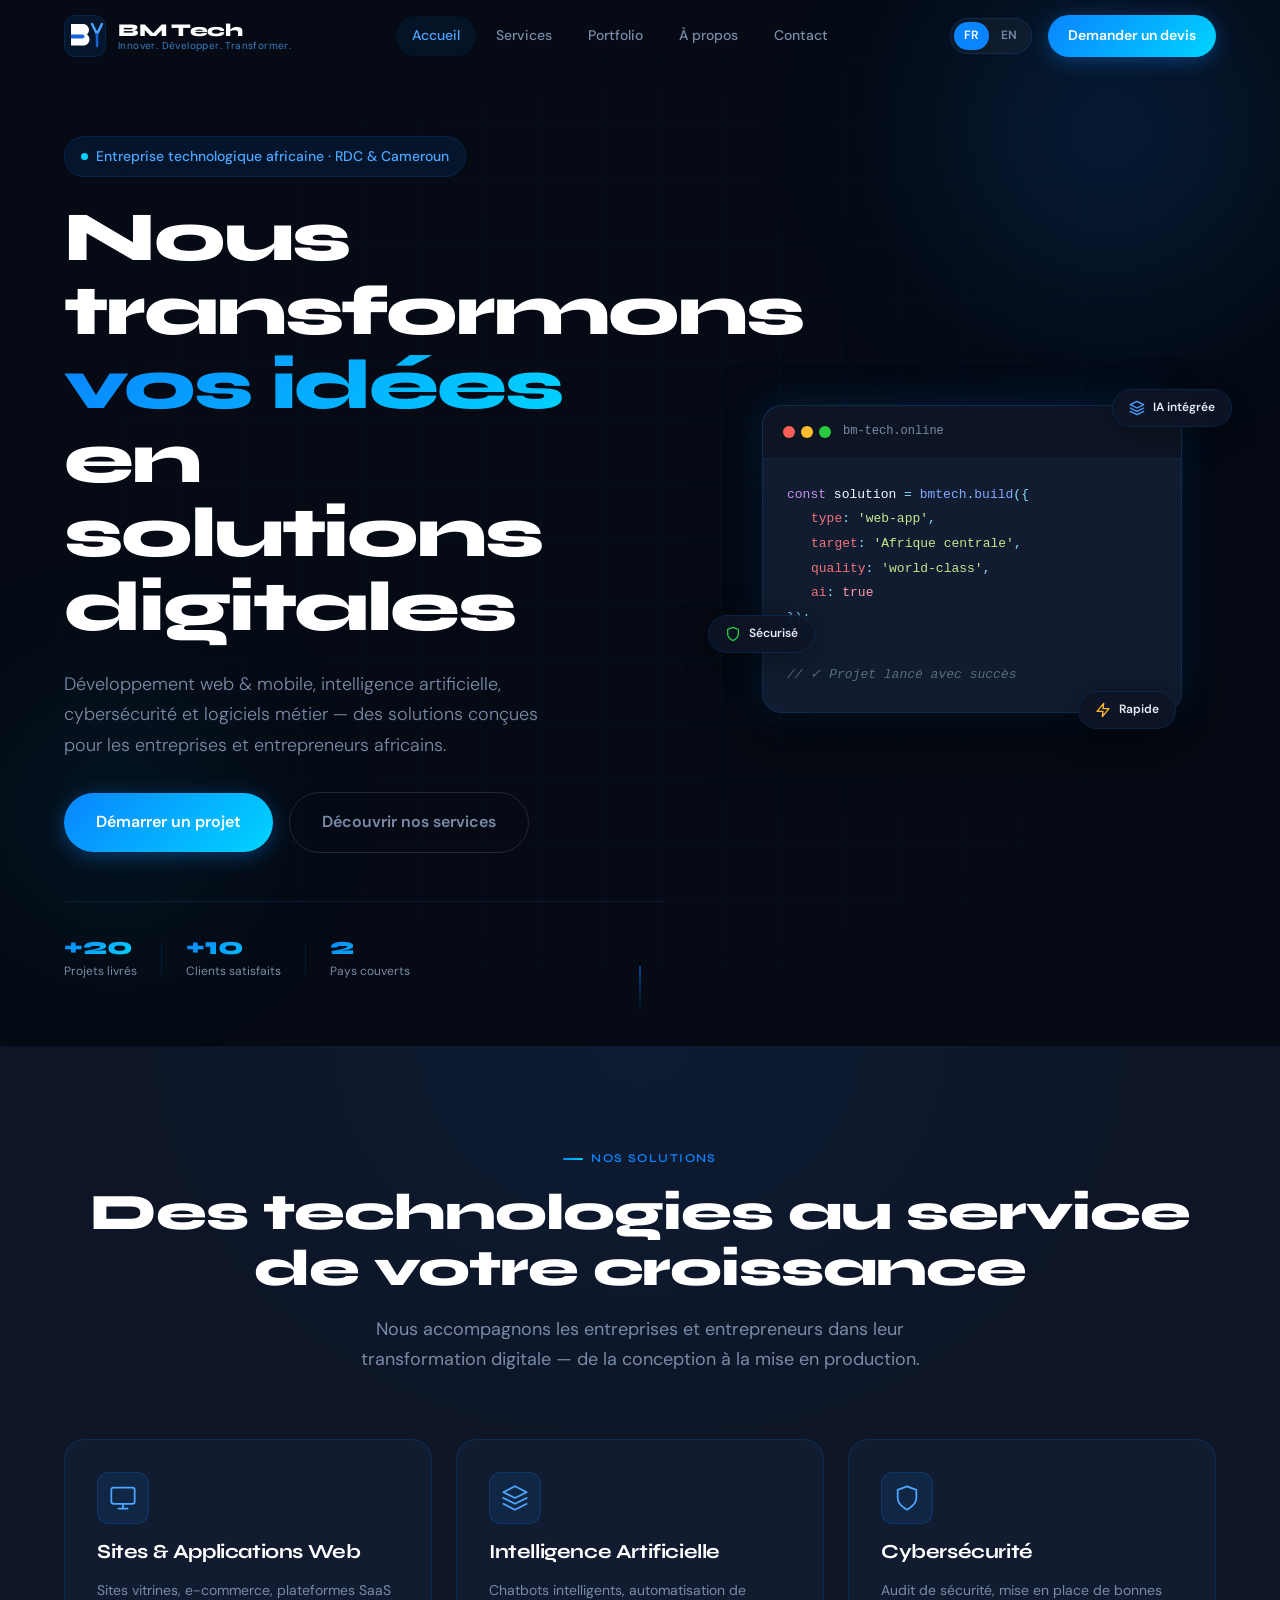
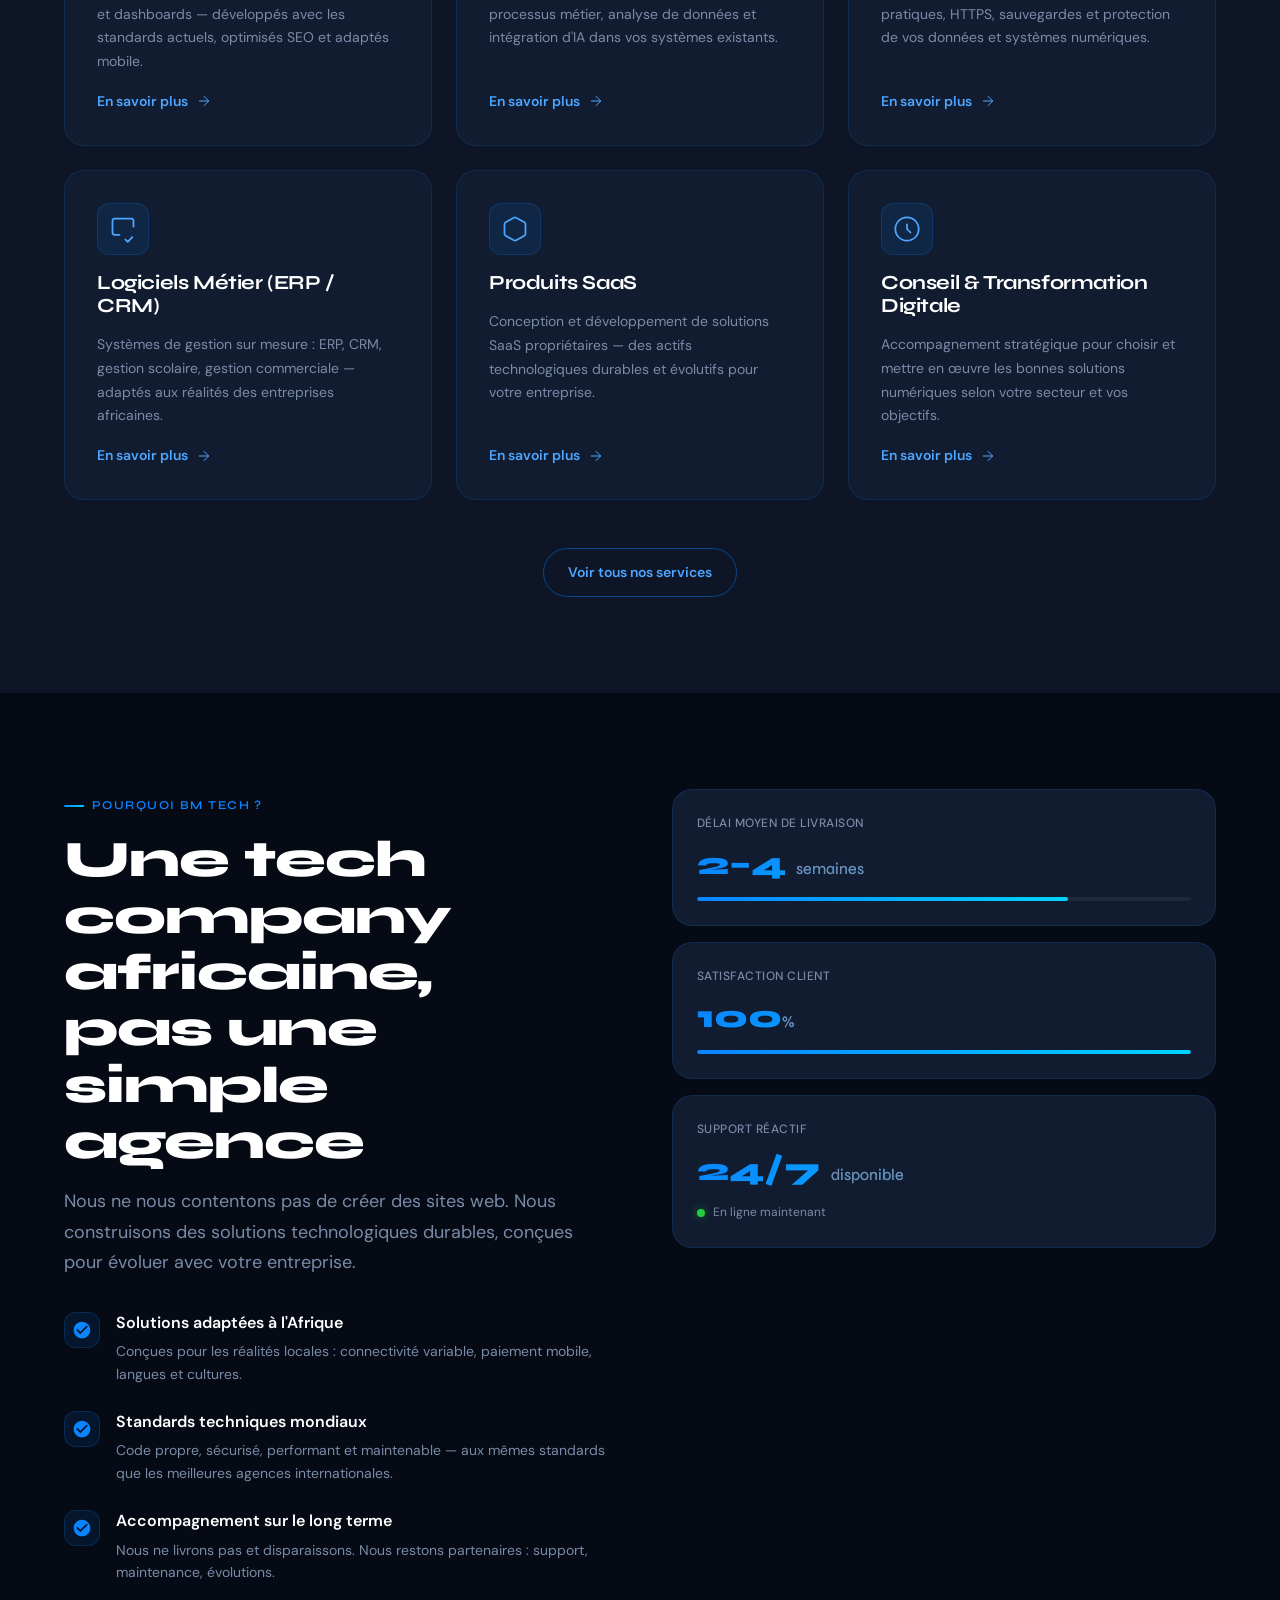
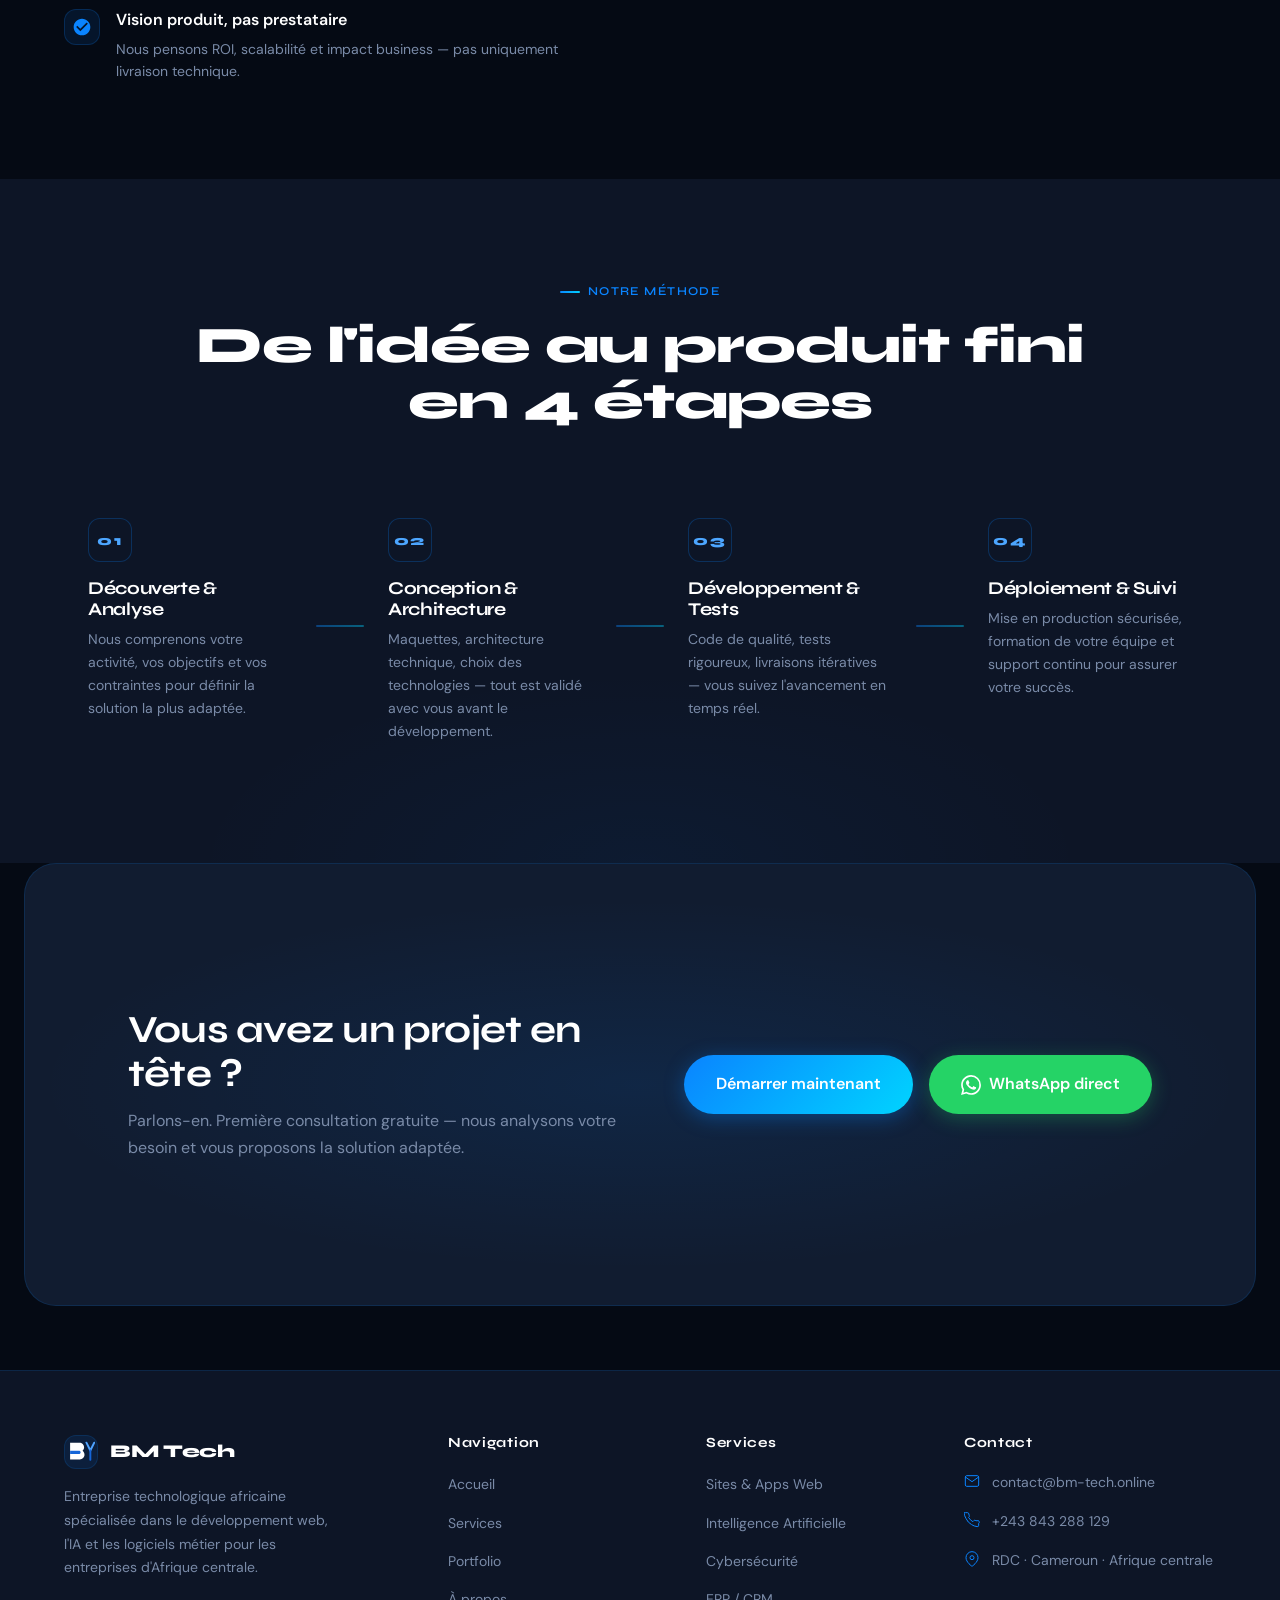
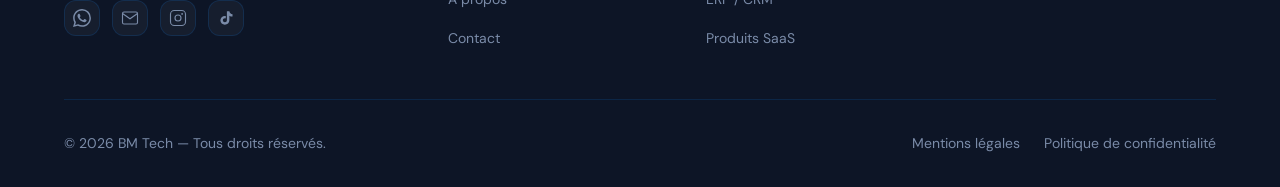
<file: index.html>
<!DOCTYPE html>
<html lang="fr">
<head>
  <meta charset="UTF-8">
  <meta name="viewport" content="width=device-width, initial-scale=1.0">
  <meta name="description" content="BM Tech — Entreprise technologique africaine spécialisée en développement web, applications, intelligence artificielle et solutions digitales pour entreprises en RDC et Cameroun.">
  <meta name="keywords" content="développement web Afrique, applications web RDC, solutions digitales Cameroun, intelligence artificielle Afrique, ERP Afrique centrale, BM Tech">
  <meta property="og:title" content="BM Tech | Innover. Développer. Transformer.">
  <meta property="og:description" content="Entreprise technologique africaine — solutions web, IA, cybersécurité et logiciels métier.">
  <meta property="og:type" content="website">
  <meta property="og:url" content="https://bm-tech.online">
  <title>BM Tech | Innover. Développer. Transformer.</title>
  <link rel="stylesheet" href="static/style.css">
  <link rel="preconnect" href="https://fonts.googleapis.com">
  <link href="https://fonts.googleapis.com/css2?family=Syne:wght@400;600;700;800&family=Inter:wght@300;400;500;600&display=swap" rel="stylesheet">
</head>

<body>

  <!-- ═══════════════════════════════════════════
       NAVBAR
  ═══════════════════════════════════════════ -->
  <header class="navbar-wrapper" id="navbar">
    <nav class="navbar container">

      <!-- LOGO -->
      <a href="index.html" class="logo" aria-label="BM Tech — Accueil">
        <div class="logo-icon">
          <svg width="36" height="36" viewBox="0 0 36 36" fill="none" xmlns="http://www.w3.org/2000/svg" aria-hidden="true">
            <path d="M4 6H16C19.3 6 22 8.7 22 12C22 13.8 21.2 15.4 20 16.5C21.5 17.6 22.5 19.4 22.5 21.5C22.5 24.8 19.8 27.5 16.5 27.5H4V6Z" fill="white"/>
            <path d="M4 16.5H15.5C16.6 16.5 17.5 17.4 17.5 18.5C17.5 19.6 16.6 20.5 15.5 20.5H4V16.5Z" fill="#1565D8"/>
            <path d="M25 6L30 16L35 6" stroke="#4FA3FF" stroke-width="2.5" stroke-linecap="round" stroke-linejoin="round" fill="none"/>
            <path d="M30 16V28" stroke="#1565D8" stroke-width="2.5" stroke-linecap="round"/>
          </svg>
        </div>
        <div class="logo-text">
          <span class="logo-name">BM Tech</span>
          <span class="logo-tagline">Innover. Développer. Transformer.</span>
        </div>
      </a>

      <!-- NAV LINKS -->
      <ul class="nav-links" id="nav-links" role="navigation" aria-label="Navigation principale">
        <li><a href="index.html" class="nav-link active">Accueil</a></li>
        <li><a href="services.html" class="nav-link">Services</a></li>
        <li><a href="portfolio.html" class="nav-link">Portfolio</a></li>
        <li><a href="about.html" class="nav-link">À propos</a></li>
        <li><a href="contact.html" class="nav-link">Contact</a></li>
      </ul>

      <!-- NAV ACTIONS -->
      <div class="nav-actions">
        <div class="lang-switch" role="group" aria-label="Langue">
          <button class="lang-btn active" onclick="setLanguage('fr')" aria-pressed="true">FR</button>
          <button class="lang-btn" onclick="setLanguage('en')" aria-pressed="false">EN</button>
        </div>
        <a href="contact.html" class="btn btn-primary nav-cta">Demander un devis</a>
      </div>

      <!-- HAMBURGER -->
      <button class="hamburger" id="hamburger" onclick="toggleMenu()" aria-label="Ouvrir le menu" aria-expanded="false">
        <span></span><span></span><span></span>
      </button>

    </nav>
  </header>

  <!-- MOBILE MENU OVERLAY -->
  <div class="mobile-overlay" id="mobile-overlay" onclick="toggleMenu()"></div>


  <!-- ═══════════════════════════════════════════
       HERO
  ═══════════════════════════════════════════ -->
  <section class="hero" id="hero">
    <!-- Animated background grid -->
    <div class="hero-grid" aria-hidden="true"></div>
    <!-- Glow orbs -->
    <div class="hero-orb hero-orb--1" aria-hidden="true"></div>
    <div class="hero-orb hero-orb--2" aria-hidden="true"></div>

    <div class="container hero-inner">
      <div class="hero-content">

        <!-- Badge -->
        <div class="hero-badge" data-reveal>
          <span class="badge-dot"></span>
          <span id="badge-text">Entreprise technologique africaine · RDC & Cameroun</span>
        </div>

        <!-- Headline -->
        <h1 class="hero-title" data-reveal data-delay="1">
          <span id="hero-line1">Nous transformons</span><br>
          <span class="hero-title--accent" id="hero-line2">vos idées</span><br>
          <span id="hero-line3">en solutions digitales</span>
        </h1>

        <!-- Subline -->
        <p class="hero-sub" data-reveal data-delay="2" id="hero-sub">
          Développement web &amp; mobile, intelligence artificielle, cybersécurité et logiciels métier — des solutions conçues pour les entreprises et entrepreneurs africains.
        </p>

        <!-- CTA -->
        <div class="hero-cta" data-reveal data-delay="3">
          <a href="contact.html" class="btn btn-primary btn-lg" id="hero-btn-primary">Démarrer un projet</a>
          <a href="services.html" class="btn btn-ghost btn-lg" id="hero-btn-secondary">Découvrir nos services</a>
        </div>

        <!-- Trust signals -->
        <div class="hero-trust" data-reveal data-delay="4">
          <div class="trust-item">
            <strong>+20</strong>
            <span id="trust-1">Projets livrés</span>
          </div>
          <div class="trust-divider" aria-hidden="true"></div>
          <div class="trust-item">
            <strong>+10</strong>
            <span id="trust-2">Clients satisfaits</span>
          </div>
          <div class="trust-divider" aria-hidden="true"></div>
          <div class="trust-item">
            <strong>2</strong>
            <span id="trust-3">Pays couverts</span>
          </div>
        </div>

      </div>

      <!-- Hero visual -->
      <div class="hero-visual" data-reveal data-delay="2" aria-hidden="true">
        <div class="hero-card hero-card--main">
          <div class="hcard-header">
            <div class="hcard-dots">
              <span style="background:#FF5F57"></span>
              <span style="background:#FFBD2E"></span>
              <span style="background:#28CA41"></span>
            </div>
            <span class="hcard-title">bm-tech.online</span>
          </div>
          <div class="hcard-body">
            <div class="code-line"><span class="c-kw">const</span> <span class="c-var">solution</span> <span class="c-op">=</span> <span class="c-fn">bmtech</span><span class="c-pu">.</span><span class="c-fn">build</span><span class="c-pu">({</span></div>
            <div class="code-line indent"><span class="c-key">type</span><span class="c-pu">:</span> <span class="c-str">'web-app'</span><span class="c-pu">,</span></div>
            <div class="code-line indent"><span class="c-key">target</span><span class="c-pu">:</span> <span class="c-str">'Afrique centrale'</span><span class="c-pu">,</span></div>
            <div class="code-line indent"><span class="c-key">quality</span><span class="c-pu">:</span> <span class="c-str">'world-class'</span><span class="c-pu">,</span></div>
            <div class="code-line indent"><span class="c-key">ai</span><span class="c-pu">:</span> <span class="c-bool">true</span></div>
            <div class="code-line"><span class="c-pu">});</span></div>
            <div class="code-line mt">&nbsp;</div>
            <div class="code-line typing"><span class="c-cm">// ✓ Projet lancé avec succès</span></div>
          </div>
        </div>
        <!-- Floating badges -->
        <div class="hero-float hero-float--1">
          <svg width="16" height="16" viewBox="0 0 24 24" fill="none"><path d="M12 2L2 7l10 5 10-5-10-5zM2 17l10 5 10-5M2 12l10 5 10-5" stroke="#4FA3FF" stroke-width="2" stroke-linecap="round" stroke-linejoin="round"/></svg>
          <span>IA intégrée</span>
        </div>
        <div class="hero-float hero-float--2">
          <svg width="16" height="16" viewBox="0 0 24 24" fill="none"><path d="M12 22s8-4 8-10V5l-8-3-8 3v7c0 6 8 10 8 10z" stroke="#28CA41" stroke-width="2" stroke-linecap="round" stroke-linejoin="round"/></svg>
          <span>Sécurisé</span>
        </div>
        <div class="hero-float hero-float--3">
          <svg width="16" height="16" viewBox="0 0 24 24" fill="none"><path d="M13 2L3 14h9l-1 8 10-12h-9l1-8z" stroke="#FFBD2E" stroke-width="2" stroke-linecap="round" stroke-linejoin="round"/></svg>
          <span>Rapide</span>
        </div>
      </div>
    </div>

    <!-- Scroll indicator -->
    <div class="scroll-indicator" aria-hidden="true">
      <div class="scroll-line"></div>
    </div>
  </section>


  <!-- ═══════════════════════════════════════════
       SERVICES
  ═══════════════════════════════════════════ -->
  <section class="section services-section" id="services">
    <div class="container">

      <div class="section-header reveal">
        <div class="section-label" id="svc-label">Nos Solutions</div>
        <h2 class="section-title" id="svc-title">Des technologies au service<br>de votre croissance</h2>
        <p class="section-sub" id="svc-sub">Nous accompagnons les entreprises et entrepreneurs dans leur transformation digitale — de la conception à la mise en production.</p>
      </div>

      <div class="services-grid">

        <article class="service-card reveal" data-delay="0">
          <div class="scard-icon">
            <svg width="28" height="28" viewBox="0 0 24 24" fill="none"><rect x="2" y="3" width="20" height="14" rx="2" stroke="currentColor" stroke-width="1.5"/><path d="M8 21h8M12 17v4" stroke="currentColor" stroke-width="1.5" stroke-linecap="round"/></svg>
          </div>
          <h3 class="scard-title" id="svc1-title">Sites &amp; Applications Web</h3>
          <p class="scard-desc" id="svc1-desc">Sites vitrines, e-commerce, plateformes SaaS et dashboards — développés avec les standards actuels, optimisés SEO et adaptés mobile.</p>
          <a href="services.html#web" class="scard-link" id="svc1-link">
            <span>En savoir plus</span>
            <svg width="16" height="16" viewBox="0 0 24 24" fill="none"><path d="M5 12h14M12 5l7 7-7 7" stroke="currentColor" stroke-width="1.5" stroke-linecap="round" stroke-linejoin="round"/></svg>
          </a>
        </article>

        <article class="service-card reveal" data-delay="1">
          <div class="scard-icon">
            <svg width="28" height="28" viewBox="0 0 24 24" fill="none"><path d="M12 2L2 7l10 5 10-5-10-5zM2 17l10 5 10-5M2 12l10 5 10-5" stroke="currentColor" stroke-width="1.5" stroke-linecap="round" stroke-linejoin="round"/></svg>
          </div>
          <h3 class="scard-title" id="svc2-title">Intelligence Artificielle</h3>
          <p class="scard-desc" id="svc2-desc">Chatbots intelligents, automatisation de processus métier, analyse de données et intégration d'IA dans vos systèmes existants.</p>
          <a href="services.html#ia" class="scard-link" id="svc2-link">
            <span>En savoir plus</span>
            <svg width="16" height="16" viewBox="0 0 24 24" fill="none"><path d="M5 12h14M12 5l7 7-7 7" stroke="currentColor" stroke-width="1.5" stroke-linecap="round" stroke-linejoin="round"/></svg>
          </a>
        </article>

        <article class="service-card reveal" data-delay="2">
          <div class="scard-icon">
            <svg width="28" height="28" viewBox="0 0 24 24" fill="none"><path d="M12 22s8-4 8-10V5l-8-3-8 3v7c0 6 8 10 8 10z" stroke="currentColor" stroke-width="1.5" stroke-linecap="round" stroke-linejoin="round"/></svg>
          </div>
          <h3 class="scard-title" id="svc3-title">Cybersécurité</h3>
          <p class="scard-desc" id="svc3-desc">Audit de sécurité, mise en place de bonnes pratiques, HTTPS, sauvegardes et protection de vos données et systèmes numériques.</p>
          <a href="services.html#cyber" class="scard-link" id="svc3-link">
            <span>En savoir plus</span>
            <svg width="16" height="16" viewBox="0 0 24 24" fill="none"><path d="M5 12h14M12 5l7 7-7 7" stroke="currentColor" stroke-width="1.5" stroke-linecap="round" stroke-linejoin="round"/></svg>
          </a>
        </article>

        <article class="service-card reveal" data-delay="3">
          <div class="scard-icon">
            <svg width="28" height="28" viewBox="0 0 24 24" fill="none"><path d="M9 17H5a2 2 0 01-2-2V5a2 2 0 012-2h14a2 2 0 012 2v5" stroke="currentColor" stroke-width="1.5" stroke-linecap="round"/><path d="M14 21l2 2 4-4" stroke="currentColor" stroke-width="1.5" stroke-linecap="round" stroke-linejoin="round"/></svg>
          </div>
          <h3 class="scard-title" id="svc4-title">Logiciels Métier (ERP / CRM)</h3>
          <p class="scard-desc" id="svc4-desc">Systèmes de gestion sur mesure : ERP, CRM, gestion scolaire, gestion commerciale — adaptés aux réalités des entreprises africaines.</p>
          <a href="services.html#erp" class="scard-link" id="svc4-link">
            <span>En savoir plus</span>
            <svg width="16" height="16" viewBox="0 0 24 24" fill="none"><path d="M5 12h14M12 5l7 7-7 7" stroke="currentColor" stroke-width="1.5" stroke-linecap="round" stroke-linejoin="round"/></svg>
          </a>
        </article>

        <article class="service-card reveal" data-delay="4">
          <div class="scard-icon">
            <svg width="28" height="28" viewBox="0 0 24 24" fill="none"><path d="M21 16V8a2 2 0 00-1-1.73l-7-4a2 2 0 00-2 0l-7 4A2 2 0 003 8v8a2 2 0 001 1.73l7 4a2 2 0 002 0l7-4A2 2 0 0021 16z" stroke="currentColor" stroke-width="1.5"/></svg>
          </div>
          <h3 class="scard-title" id="svc5-title">Produits SaaS</h3>
          <p class="scard-desc" id="svc5-desc">Conception et développement de solutions SaaS propriétaires — des actifs technologiques durables et évolutifs pour votre entreprise.</p>
          <a href="services.html#saas" class="scard-link" id="svc5-link">
            <span>En savoir plus</span>
            <svg width="16" height="16" viewBox="0 0 24 24" fill="none"><path d="M5 12h14M12 5l7 7-7 7" stroke="currentColor" stroke-width="1.5" stroke-linecap="round" stroke-linejoin="round"/></svg>
          </a>
        </article>

        <article class="service-card reveal" data-delay="5">
          <div class="scard-icon">
            <svg width="28" height="28" viewBox="0 0 24 24" fill="none"><circle cx="12" cy="12" r="10" stroke="currentColor" stroke-width="1.5"/><path d="M12 8v4l3 3" stroke="currentColor" stroke-width="1.5" stroke-linecap="round"/></svg>
          </div>
          <h3 class="scard-title" id="svc6-title">Conseil &amp; Transformation Digitale</h3>
          <p class="scard-desc" id="svc6-desc">Accompagnement stratégique pour choisir et mettre en œuvre les bonnes solutions numériques selon votre secteur et vos objectifs.</p>
          <a href="services.html#conseil" class="scard-link" id="svc6-link">
            <span>En savoir plus</span>
            <svg width="16" height="16" viewBox="0 0 24 24" fill="none"><path d="M5 12h14M12 5l7 7-7 7" stroke="currentColor" stroke-width="1.5" stroke-linecap="round" stroke-linejoin="round"/></svg>
          </a>
        </article>

      </div>

      <div class="section-cta reveal">
        <a href="services.html" class="btn btn-outline" id="svc-cta">Voir tous nos services</a>
      </div>

    </div>
  </section>


  <!-- ═══════════════════════════════════════════
       WHY BM TECH
  ═══════════════════════════════════════════ -->
  <section class="section why-section">
    <div class="container">
      <div class="why-inner reveal">

        <div class="why-content">
          <div class="section-label" id="why-label">Pourquoi BM Tech ?</div>
          <h2 class="section-title" id="why-title">Une tech company africaine,<br>pas une simple agence</h2>
          <p class="section-sub" id="why-sub">Nous ne nous contentons pas de créer des sites web. Nous construisons des solutions technologiques durables, conçues pour évoluer avec votre entreprise.</p>

          <ul class="why-list">
            <li class="why-item">
              <div class="why-icon">
                <svg width="20" height="20" viewBox="0 0 24 24" fill="none"><path d="M12 2C6.48 2 2 6.48 2 12s4.48 10 10 10 10-4.48 10-10S17.52 2 12 2zm-2 15l-5-5 1.41-1.41L10 14.17l7.59-7.59L19 8l-9 9z" fill="currentColor"/></svg>
              </div>
              <div>
                <strong id="why1-title">Solutions adaptées à l'Afrique</strong>
                <p id="why1-desc">Conçues pour les réalités locales : connectivité variable, paiement mobile, langues et cultures.</p>
              </div>
            </li>
            <li class="why-item">
              <div class="why-icon">
                <svg width="20" height="20" viewBox="0 0 24 24" fill="none"><path d="M12 2C6.48 2 2 6.48 2 12s4.48 10 10 10 10-4.48 10-10S17.52 2 12 2zm-2 15l-5-5 1.41-1.41L10 14.17l7.59-7.59L19 8l-9 9z" fill="currentColor"/></svg>
              </div>
              <div>
                <strong id="why2-title">Standards techniques mondiaux</strong>
                <p id="why2-desc">Code propre, sécurisé, performant et maintenable — aux mêmes standards que les meilleures agences internationales.</p>
              </div>
            </li>
            <li class="why-item">
              <div class="why-icon">
                <svg width="20" height="20" viewBox="0 0 24 24" fill="none"><path d="M12 2C6.48 2 2 6.48 2 12s4.48 10 10 10 10-4.48 10-10S17.52 2 12 2zm-2 15l-5-5 1.41-1.41L10 14.17l7.59-7.59L19 8l-9 9z" fill="currentColor"/></svg>
              </div>
              <div>
                <strong id="why3-title">Accompagnement sur le long terme</strong>
                <p id="why3-desc">Nous ne livrons pas et disparaissons. Nous restons partenaires : support, maintenance, évolutions.</p>
              </div>
            </li>
            <li class="why-item">
              <div class="why-icon">
                <svg width="20" height="20" viewBox="0 0 24 24" fill="none"><path d="M12 2C6.48 2 2 6.48 2 12s4.48 10 10 10 10-4.48 10-10S17.52 2 12 2zm-2 15l-5-5 1.41-1.41L10 14.17l7.59-7.59L19 8l-9 9z" fill="currentColor"/></svg>
              </div>
              <div>
                <strong id="why4-title">Vision produit, pas prestataire</strong>
                <p id="why4-desc">Nous pensons ROI, scalabilité et impact business — pas uniquement livraison technique.</p>
              </div>
            </li>
          </ul>
        </div>

        <div class="why-visual" aria-hidden="true">
          <div class="wv-card wv-card--top reveal">
            <div class="wv-label">Délai moyen de livraison</div>
            <div class="wv-value">2–4 <span>semaines</span></div>
            <div class="wv-bar"><div class="wv-progress" style="width:75%"></div></div>
          </div>
          <div class="wv-card wv-card--mid reveal">
            <div class="wv-label">Satisfaction client</div>
            <div class="wv-value">100<span>%</span></div>
            <div class="wv-bar"><div class="wv-progress" style="width:100%"></div></div>
          </div>
          <div class="wv-card wv-card--bot reveal">
            <div class="wv-label">Support réactif</div>
            <div class="wv-value">24/7 <span>disponible</span></div>
            <div class="wv-dots">
              <span class="dot dot--green"></span>
              <span class="dot-label">En ligne maintenant</span>
            </div>
          </div>
        </div>

      </div>
    </div>
  </section>


  <!-- ═══════════════════════════════════════════
       PROCESS
  ═══════════════════════════════════════════ -->
  <section class="section process-section">
    <div class="container">
      <div class="section-header reveal">
        <div class="section-label" id="proc-label">Notre méthode</div>
        <h2 class="section-title" id="proc-title">De l'idée au produit fini<br>en 4 étapes</h2>
      </div>

      <div class="process-steps">
        <div class="process-step reveal" data-delay="0">
          <div class="step-num">01</div>
          <div class="step-content">
            <h3 id="step1-title">Découverte &amp; Analyse</h3>
            <p id="step1-desc">Nous comprenons votre activité, vos objectifs et vos contraintes pour définir la solution la plus adaptée.</p>
          </div>
        </div>
        <div class="process-connector" aria-hidden="true"></div>
        <div class="process-step reveal" data-delay="1">
          <div class="step-num">02</div>
          <div class="step-content">
            <h3 id="step2-title">Conception &amp; Architecture</h3>
            <p id="step2-desc">Maquettes, architecture technique, choix des technologies — tout est validé avec vous avant le développement.</p>
          </div>
        </div>
        <div class="process-connector" aria-hidden="true"></div>
        <div class="process-step reveal" data-delay="2">
          <div class="step-num">03</div>
          <div class="step-content">
            <h3 id="step3-title">Développement &amp; Tests</h3>
            <p id="step3-desc">Code de qualité, tests rigoureux, livraisons itératives — vous suivez l'avancement en temps réel.</p>
          </div>
        </div>
        <div class="process-connector" aria-hidden="true"></div>
        <div class="process-step reveal" data-delay="3">
          <div class="step-num">04</div>
          <div class="step-content">
            <h3 id="step4-title">Déploiement &amp; Suivi</h3>
            <p id="step4-desc">Mise en production sécurisée, formation de votre équipe et support continu pour assurer votre succès.</p>
          </div>
        </div>
      </div>
    </div>
  </section>


  <!-- ═══════════════════════════════════════════
       CTA BANNER
  ═══════════════════════════════════════════ -->
  <section class="section cta-banner reveal">
    <div class="container">
      <div class="cta-inner">
        <div class="cta-content">
          <h2 id="cta-title">Vous avez un projet en tête ?</h2>
          <p id="cta-sub">Parlons-en. Première consultation gratuite — nous analysons votre besoin et vous proposons la solution adaptée.</p>
        </div>
        <div class="cta-actions">
          <a href="contact.html" class="btn btn-primary btn-lg" id="cta-btn1">Démarrer maintenant</a>
          <a href="https://wa.me/243843288129" class="btn btn-whatsapp btn-lg" target="_blank" rel="noopener" id="cta-btn2">
            <svg width="20" height="20" viewBox="0 0 24 24" fill="currentColor"><path d="M17.472 14.382c-.297-.149-1.758-.867-2.03-.967-.273-.099-.471-.148-.67.15-.197.297-.767.966-.94 1.164-.173.199-.347.223-.644.075-.297-.15-1.255-.463-2.39-1.475-.883-.788-1.48-1.761-1.653-2.059-.173-.297-.018-.458.13-.606.134-.133.298-.347.446-.52.149-.174.198-.298.298-.497.099-.198.05-.371-.025-.52-.075-.149-.669-1.612-.916-2.207-.242-.579-.487-.5-.669-.51-.173-.008-.371-.01-.57-.01-.198 0-.52.074-.792.372-.272.297-1.04 1.016-1.04 2.479 0 1.462 1.065 2.875 1.213 3.074.149.198 2.096 3.2 5.077 4.487.709.306 1.262.489 1.694.625.712.227 1.36.195 1.871.118.571-.085 1.758-.719 2.006-1.413.248-.694.248-1.289.173-1.413-.074-.124-.272-.198-.57-.347m-5.421 7.403h-.004a9.87 9.87 0 01-5.031-1.378l-.361-.214-3.741.982.998-3.648-.235-.374a9.86 9.86 0 01-1.51-5.26c.001-5.45 4.436-9.884 9.888-9.884 2.64 0 5.122 1.03 6.988 2.898a9.825 9.825 0 012.893 6.994c-.003 5.45-4.437 9.884-9.885 9.884m8.413-18.297A11.815 11.815 0 0012.05 0C5.495 0 .16 5.335.157 11.892c0 2.096.547 4.142 1.588 5.945L.057 24l6.305-1.654a11.882 11.882 0 005.683 1.448h.005c6.554 0 11.89-5.335 11.893-11.893a11.821 11.821 0 00-3.48-8.413z"/></svg>
            <span>WhatsApp direct</span>
          </a>
        </div>
      </div>
    </div>
  </section>


  <!-- ═══════════════════════════════════════════
       FOOTER
  ═══════════════════════════════════════════ -->
  <footer class="footer">
    <div class="container">
      <div class="footer-grid">

        <!-- Brand -->
        <div class="footer-brand">
          <a href="index.html" class="logo footer-logo" aria-label="BM Tech">
            <div class="logo-icon logo-icon--sm">
              <svg width="28" height="28" viewBox="0 0 36 36" fill="none"><path d="M4 6H16C19.3 6 22 8.7 22 12C22 13.8 21.2 15.4 20 16.5C21.5 17.6 22.5 19.4 22.5 21.5C22.5 24.8 19.8 27.5 16.5 27.5H4V6Z" fill="white"/><path d="M4 16.5H15.5C16.6 16.5 17.5 17.4 17.5 18.5C17.5 19.6 16.6 20.5 15.5 20.5H4V16.5Z" fill="#1565D8"/><path d="M25 6L30 16L35 6" stroke="#4FA3FF" stroke-width="2.5" stroke-linecap="round" stroke-linejoin="round" fill="none"/><path d="M30 16V28" stroke="#1565D8" stroke-width="2.5" stroke-linecap="round"/></svg>
            </div>
            <span class="logo-name">BM Tech</span>
          </a>
          <p class="footer-desc" id="footer-desc">Entreprise technologique africaine spécialisée dans le développement web, l'IA et les logiciels métier pour les entreprises d'Afrique centrale.</p>
          <div class="footer-social">
            <a href="https://wa.me/243843288129" class="social-link" aria-label="WhatsApp BM Tech" target="_blank" rel="noopener">
              <svg width="18" height="18" viewBox="0 0 24 24" fill="currentColor"><path d="M17.472 14.382c-.297-.149-1.758-.867-2.03-.967-.273-.099-.471-.148-.67.15-.197.297-.767.966-.94 1.164-.173.199-.347.223-.644.075-.297-.15-1.255-.463-2.39-1.475-.883-.788-1.48-1.761-1.653-2.059-.173-.297-.018-.458.13-.606.134-.133.298-.347.446-.52.149-.174.198-.298.298-.497.099-.198.05-.371-.025-.52-.075-.149-.669-1.612-.916-2.207-.242-.579-.487-.5-.669-.51-.173-.008-.371-.01-.57-.01-.198 0-.52.074-.792.372-.272.297-1.04 1.016-1.04 2.479 0 1.462 1.065 2.875 1.213 3.074.149.198 2.096 3.2 5.077 4.487.709.306 1.262.489 1.694.625.712.227 1.36.195 1.871.118.571-.085 1.758-.719 2.006-1.413.248-.694.248-1.289.173-1.413-.074-.124-.272-.198-.57-.347m-5.421 7.403h-.004a9.87 9.87 0 01-5.031-1.378l-.361-.214-3.741.982.998-3.648-.235-.374a9.86 9.86 0 01-1.51-5.26c.001-5.45 4.436-9.884 9.888-9.884 2.64 0 5.122 1.03 6.988 2.898a9.825 9.825 0 012.893 6.994c-.003 5.45-4.437 9.884-9.885 9.884m8.413-18.297A11.815 11.815 0 0012.05 0C5.495 0 .16 5.335.157 11.892c0 2.096.547 4.142 1.588 5.945L.057 24l6.305-1.654a11.882 11.882 0 005.683 1.448h.005c6.554 0 11.89-5.335 11.893-11.893a11.821 11.821 0 00-3.48-8.413z"/></svg>
            </a>
            <a href="mailto:contact@bm-tech.online" class="social-link" aria-label="Email BM Tech">
              <svg width="18" height="18" viewBox="0 0 24 24" fill="none"><path d="M4 4h16c1.1 0 2 .9 2 2v12c0 1.1-.9 2-2 2H4c-1.1 0-2-.9-2-2V6c0-1.1.9-2 2-2z" stroke="currentColor" stroke-width="1.5"/><polyline points="22,6 12,13 2,6" stroke="currentColor" stroke-width="1.5" fill="none"/></svg>
            </a>
            <a href="https://www.instagram.com/bm_tech_rdc?utm_source=qr" class="social-link" aria-label="Instagram BM Tech" target="_blank" rel="noopener">
              <svg width="18" height="18" viewBox="0 0 24 24" fill="none"><rect x="2" y="2" width="20" height="20" rx="5" stroke="currentColor" stroke-width="1.5"/><circle cx="12" cy="12" r="4" stroke="currentColor" stroke-width="1.5"/><circle cx="17.5" cy="6.5" r="1.2" fill="currentColor"/></svg>
            </a>
            <a href="https://www.tiktok.com/@bm.tech26?_r=1&amp;_t=ZP-96zU8I483t0" class="social-link" aria-label="TikTok BM Tech" target="_blank" rel="noopener">
              <svg width="18" height="18" viewBox="0 0 24 24" fill="currentColor"><path d="M16.5 3c.4 2.2 1.9 3.8 4.2 4v3.1c-1.5.1-2.9-.3-4.2-1.2v6.2c0 3.3-2.7 5.9-6 5.9-3.3 0-6-2.6-6-5.9s2.7-5.9 6-5.9c.4 0 .8 0 1.2.1v3.2c-.4-.1-.8-.2-1.2-.2-1.5 0-2.7 1.2-2.7 2.7s1.2 2.7 2.7 2.7c1.5 0 2.7-1.2 2.7-2.7V3h3.3z"/></svg>
            </a>
          </div>
        </div>

        <!-- Navigation -->
        <div class="footer-col">
          <h4 class="footer-col-title" id="footer-nav-title">Navigation</h4>
          <ul class="footer-links">
            <li><a href="index.html" id="fn1">Accueil</a></li>
            <li><a href="services.html" id="fn2">Services</a></li>
            <li><a href="portfolio.html" id="fn3">Portfolio</a></li>
            <li><a href="about.html" id="fn4">À propos</a></li>
            <li><a href="contact.html" id="fn5">Contact</a></li>
          </ul>
        </div>

        <!-- Services -->
        <div class="footer-col">
          <h4 class="footer-col-title" id="footer-svc-title">Services</h4>
          <ul class="footer-links">
            <li><a href="services.html#web" id="fs1">Sites &amp; Apps Web</a></li>
            <li><a href="services.html#ia" id="fs2">Intelligence Artificielle</a></li>
            <li><a href="services.html#cyber" id="fs3">Cybersécurité</a></li>
            <li><a href="services.html#erp" id="fs4">ERP / CRM</a></li>
            <li><a href="services.html#saas" id="fs5">Produits SaaS</a></li>
          </ul>
        </div>

        <!-- Contact -->
        <div class="footer-col">
          <h4 class="footer-col-title" id="footer-contact-title">Contact</h4>
          <ul class="footer-contact-list">
            <li>
              <svg width="16" height="16" viewBox="0 0 24 24" fill="none"><path d="M4 4h16c1.1 0 2 .9 2 2v12c0 1.1-.9 2-2 2H4c-1.1 0-2-.9-2-2V6c0-1.1.9-2 2-2z" stroke="currentColor" stroke-width="1.5"/><polyline points="22,6 12,13 2,6" stroke="currentColor" stroke-width="1.5" fill="none"/></svg>
              <a href="mailto:contact@bm-tech.online">contact@bm-tech.online</a>
            </li>
            <li>
              <svg width="16" height="16" viewBox="0 0 24 24" fill="none"><path d="M22 16.92v3a2 2 0 01-2.18 2 19.79 19.79 0 01-8.63-3.07A19.5 19.5 0 013.07 9.8a19.79 19.79 0 01-3.07-8.7A2 2 0 012.18 1h3a2 2 0 012 1.72c.127.96.361 1.903.7 2.81a2 2 0 01-.45 2.11L6.91 8.15a16 16 0 006.29 6.29l1.41-1.42a2 2 0 012.11-.45c.907.339 1.85.573 2.81.7A2 2 0 0122 16.92z" stroke="currentColor" stroke-width="1.5"/></svg>
              <a href="tel:+243843288129">+243 843 288 129</a>
            </li>
            <li>
              <svg width="16" height="16" viewBox="0 0 24 24" fill="none"><path d="M21 10c0 7-9 13-9 13s-9-6-9-13a9 9 0 0118 0z" stroke="currentColor" stroke-width="1.5"/><circle cx="12" cy="10" r="3" stroke="currentColor" stroke-width="1.5"/></svg>
              <span id="footer-location">RDC · Cameroun · Afrique centrale</span>
            </li>
          </ul>
        </div>

      </div>

      <div class="footer-bottom">
        <p id="footer-copy">&copy; 2026 BM Tech — Tous droits réservés.</p>
        <div class="footer-legal">
          <a href="legal.html" id="fl1">Mentions légales</a>
          <a href="legal.html#privacy" id="fl2">Politique de confidentialité</a>
        </div>
      </div>
    </div>
  </footer>

  <script src="static/script.js"></script>

</body>
</html>
</file>
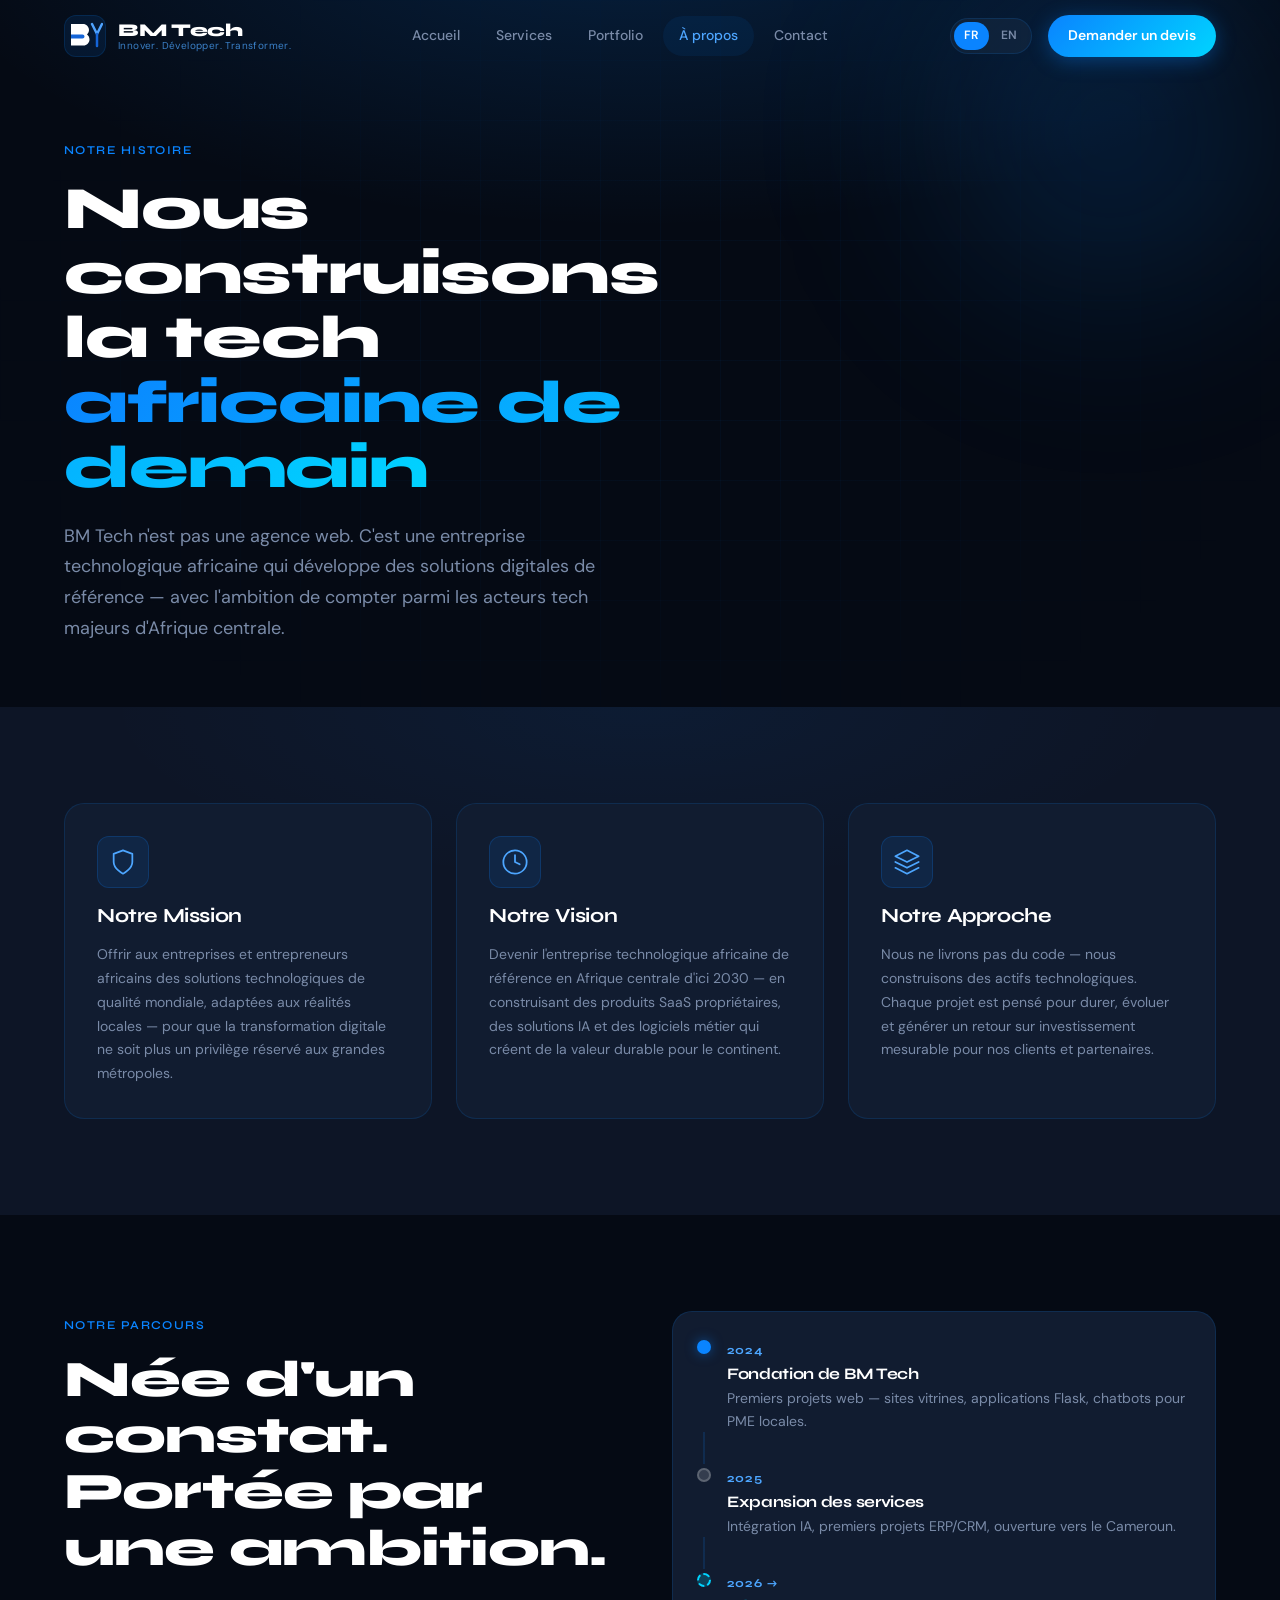
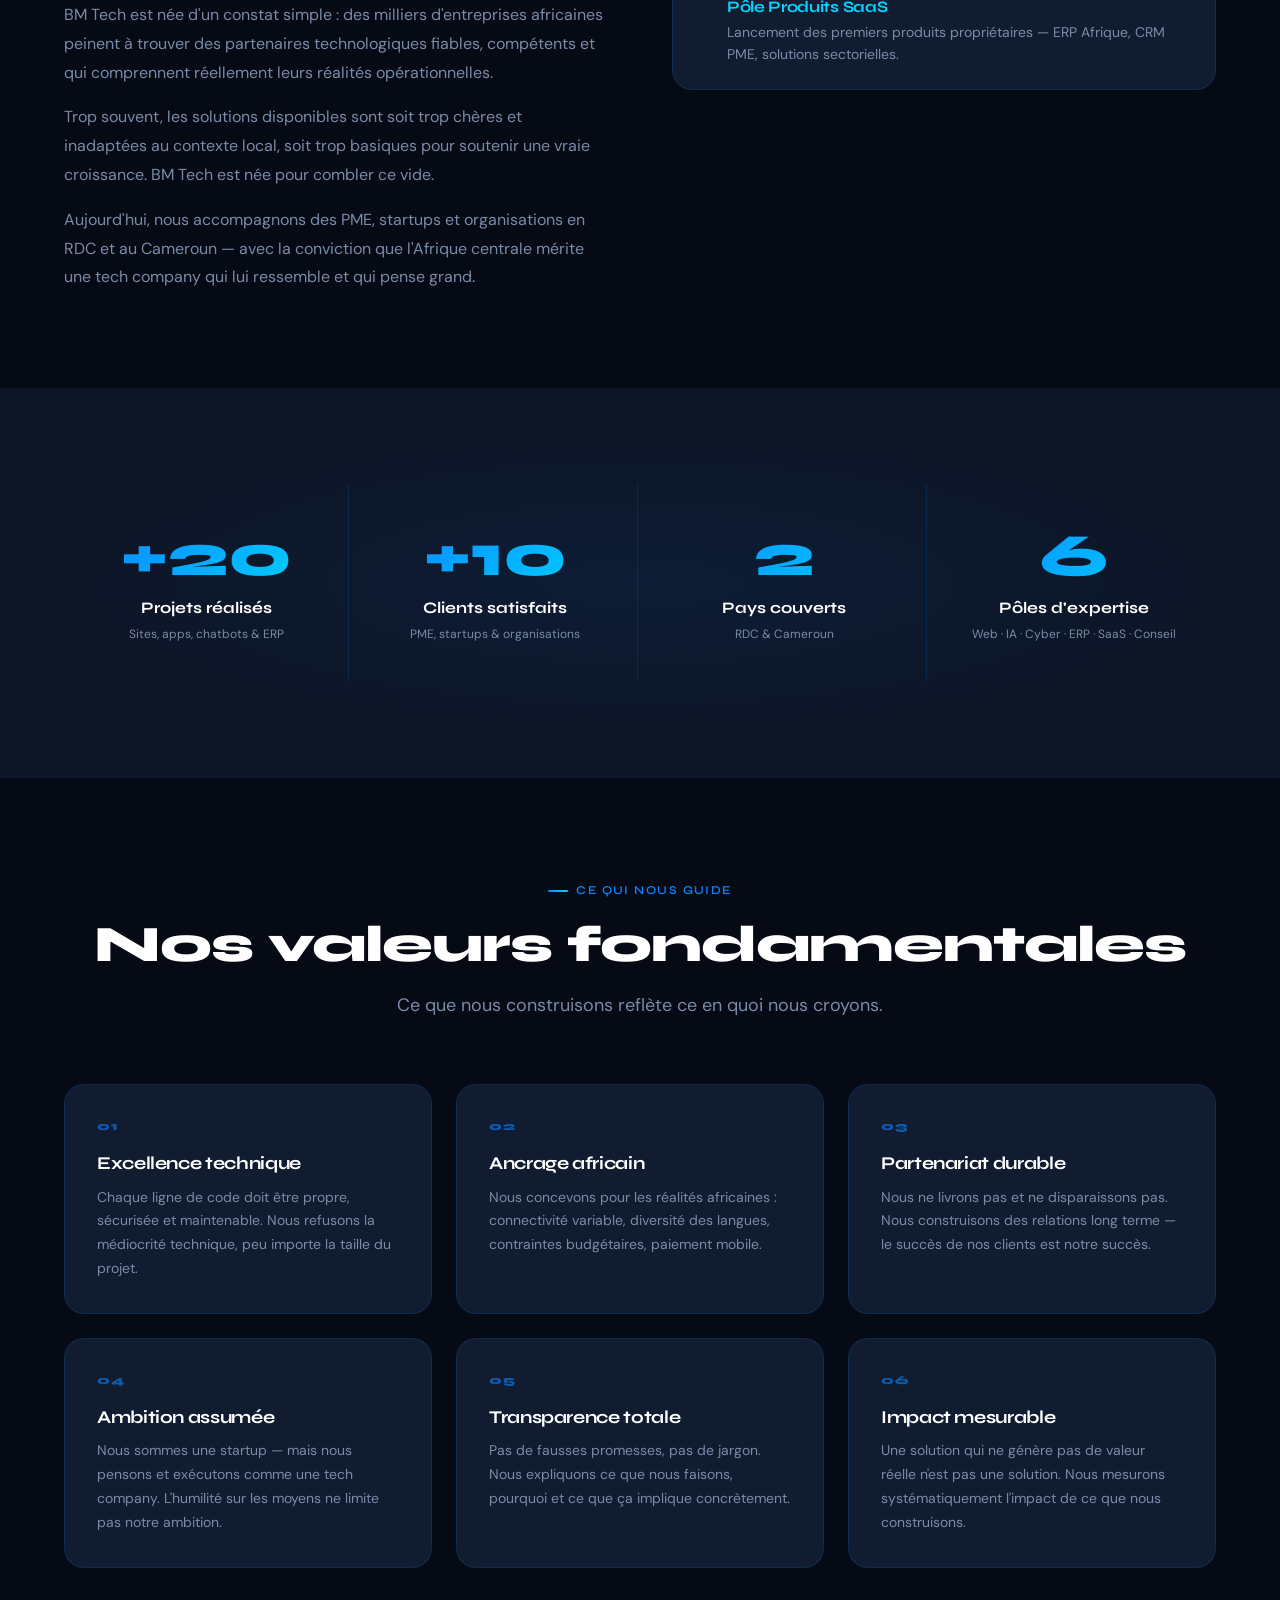
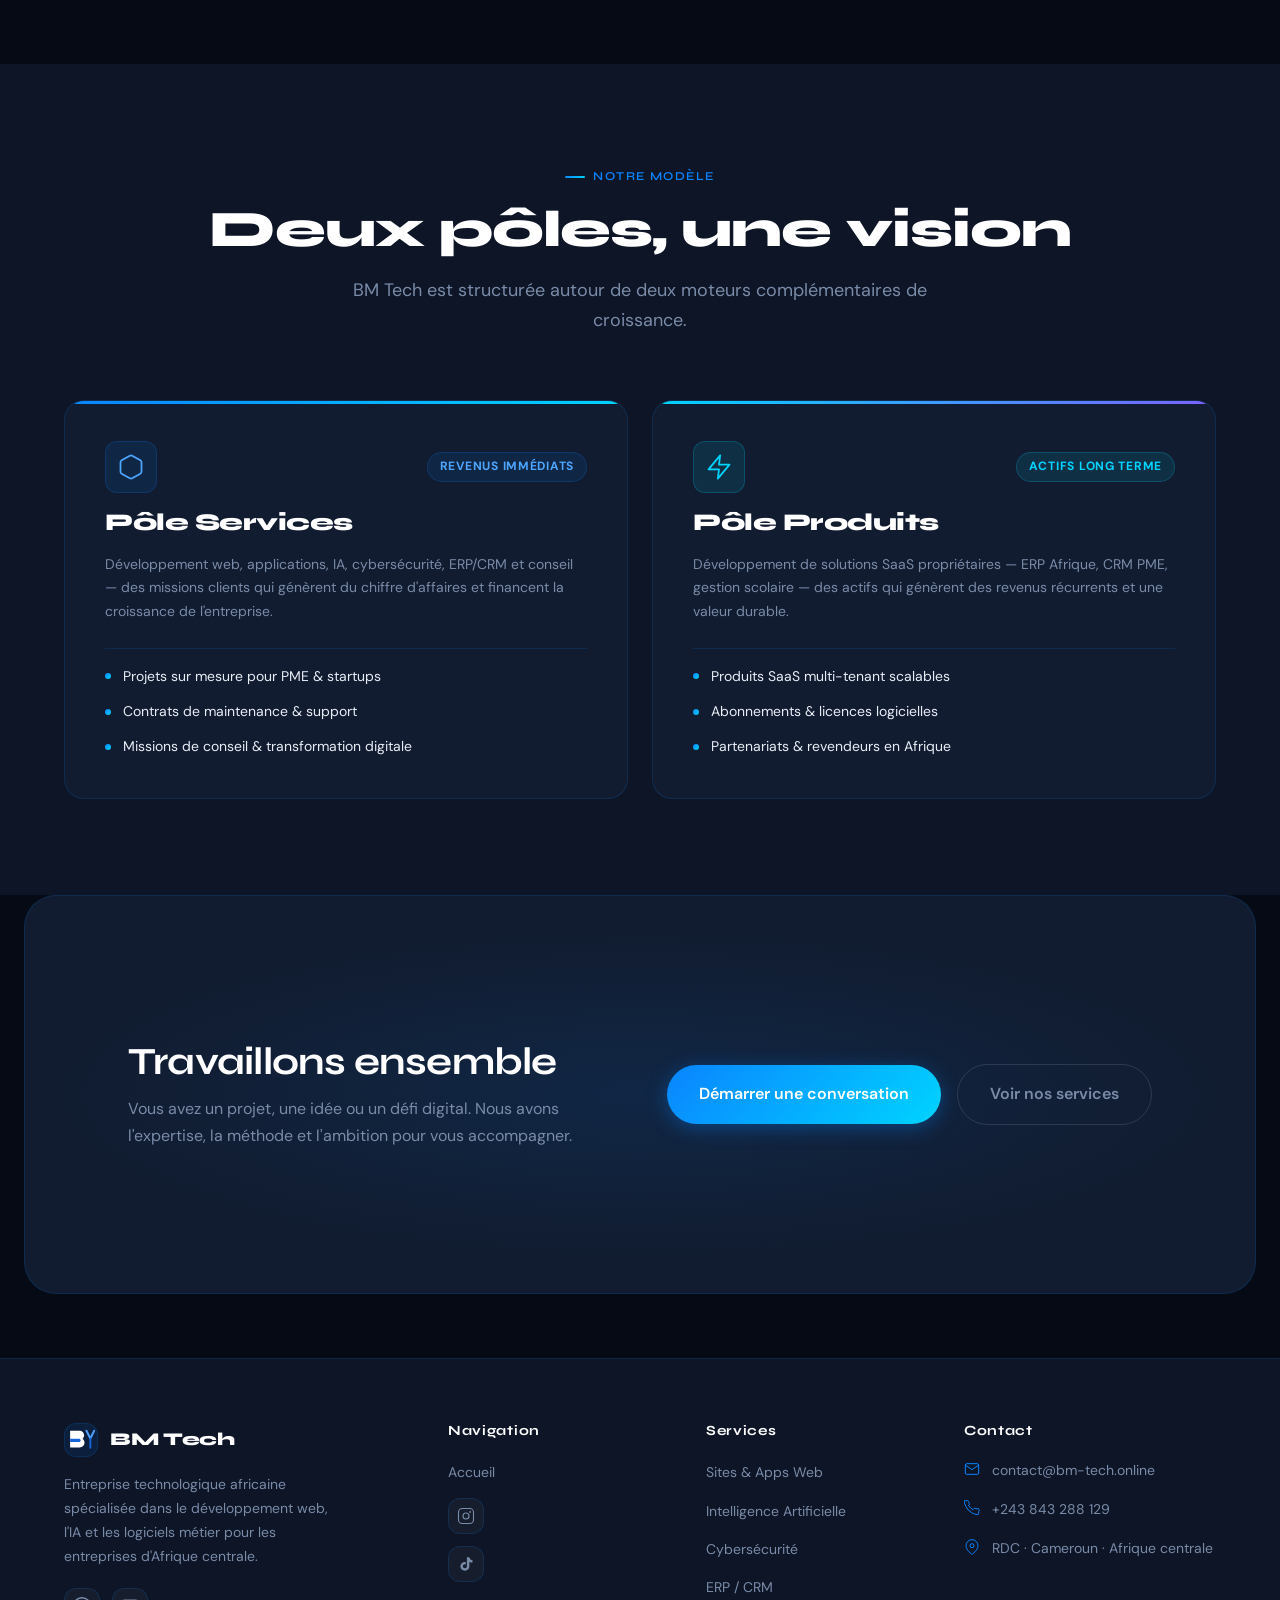
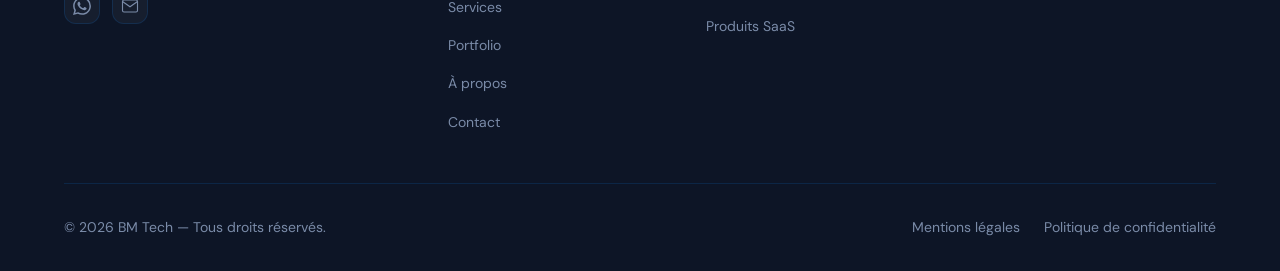
<file: about.html>
<!DOCTYPE html>
<html lang="fr">
<head>
  <meta charset="UTF-8">
  <meta name="viewport" content="width=device-width, initial-scale=1.0">
  <meta name="description" content="À propos de BM Tech — Entreprise technologique africaine fondée en RDC, spécialisée en développement web, IA, cybersécurité et logiciels métier pour l'Afrique centrale.">
  <meta property="og:title" content="À propos | BM Tech">
  <meta property="og:type" content="website">
  <meta property="og:url" content="https://bm-tech.online/about.html">
  <title>À propos | BM Tech — Innover. Développer. Transformer.</title>
  <link rel="stylesheet" href="static/style.css">
  <link rel="preconnect" href="https://fonts.googleapis.com">
  <link href="https://fonts.googleapis.com/css2?family=Syne:wght@400;600;700;800&family=DM+Sans:ital,opsz,wght@0,9..40,300;0,9..40,400;0,9..40,500&display=swap" rel="stylesheet">
</head>
<body>

  <header class="navbar-wrapper" id="navbar">
    <nav class="navbar container">
      <a href="index.html" class="logo" aria-label="BM Tech — Accueil">
        <div class="logo-icon">
          <svg width="36" height="36" viewBox="0 0 36 36" fill="none" aria-hidden="true">
            <path d="M4 6H16C19.3 6 22 8.7 22 12C22 13.8 21.2 15.4 20 16.5C21.5 17.6 22.5 19.4 22.5 21.5C22.5 24.8 19.8 27.5 16.5 27.5H4V6Z" fill="white"/>
            <path d="M4 16.5H15.5C16.6 16.5 17.5 17.4 17.5 18.5C17.5 19.6 16.6 20.5 15.5 20.5H4V16.5Z" fill="#1565D8"/>
            <path d="M25 6L30 16L35 6" stroke="#4FA3FF" stroke-width="2.5" stroke-linecap="round" stroke-linejoin="round" fill="none"/>
            <path d="M30 16V28" stroke="#1565D8" stroke-width="2.5" stroke-linecap="round"/>
          </svg>
        </div>
        <div class="logo-text">
          <span class="logo-name">BM Tech</span>
          <span class="logo-tagline">Innover. Développer. Transformer.</span>
        </div>
      </a>
      <ul class="nav-links" id="nav-links" role="navigation" aria-label="Navigation principale">
        <li><a href="index.html" class="nav-link">Accueil</a></li>
        <li><a href="services.html" class="nav-link">Services</a></li>
        <li><a href="portfolio.html" class="nav-link">Portfolio</a></li>
        <li><a href="about.html" class="nav-link active">À propos</a></li>
        <li><a href="contact.html" class="nav-link">Contact</a></li>
      </ul>
      <div class="nav-actions">
        <div class="lang-switch">
          <button class="lang-btn active" onclick="setLanguage('fr')" aria-pressed="true">FR</button>
          <button class="lang-btn" onclick="setLanguage('en')" aria-pressed="false">EN</button>
        </div>
        <a href="contact.html" class="btn btn-primary nav-cta">Demander un devis</a>
      </div>
      <button class="hamburger" id="hamburger" onclick="toggleMenu()" aria-label="Ouvrir le menu" aria-expanded="false">
        <span></span><span></span><span></span>
      </button>
    </nav>
  </header>
  <div class="mobile-overlay" id="mobile-overlay" onclick="toggleMenu()"></div>

  <!-- PAGE HERO -->
  <section class="page-hero">
    <div class="hero-orb hero-orb--1" aria-hidden="true"></div>
    <div class="container page-hero-inner">
      <div class="page-hero-content reveal">
        <div class="section-label">Notre histoire</div>
        <h1 class="page-hero-title">Nous construisons la tech<br><span class="about-title-accent">africaine de demain</span></h1>
        <p class="page-hero-sub">BM Tech n'est pas une agence web. C'est une entreprise technologique africaine qui développe des solutions digitales de référence — avec l'ambition de compter parmi les acteurs tech majeurs d'Afrique centrale.</p>
      </div>
    </div>
  </section>

  <!-- MISSION / VISION / APPROCHE -->
  <section class="section about-mv-section">
    <div class="container">
      <div class="about-mv-grid">
        <div class="about-mv-card reveal" data-delay="0">
          <div class="mv-icon" aria-hidden="true">
            <svg width="28" height="28" viewBox="0 0 24 24" fill="none"><path d="M12 22s8-4 8-10V5l-8-3-8 3v7c0 6 8 10 8 10z" stroke="currentColor" stroke-width="1.5" stroke-linecap="round" stroke-linejoin="round"/></svg>
          </div>
          <h3>Notre Mission</h3>
          <p>Offrir aux entreprises et entrepreneurs africains des solutions technologiques de qualité mondiale, adaptées aux réalités locales — pour que la transformation digitale ne soit plus un privilège réservé aux grandes métropoles.</p>
        </div>
        <div class="about-mv-card reveal" data-delay="1">
          <div class="mv-icon" aria-hidden="true">
            <svg width="28" height="28" viewBox="0 0 24 24" fill="none"><circle cx="12" cy="12" r="10" stroke="currentColor" stroke-width="1.5"/><path d="M12 6v6l4 2" stroke="currentColor" stroke-width="1.5" stroke-linecap="round"/></svg>
          </div>
          <h3>Notre Vision</h3>
          <p>Devenir l'entreprise technologique africaine de référence en Afrique centrale d'ici 2030 — en construisant des produits SaaS propriétaires, des solutions IA et des logiciels métier qui créent de la valeur durable pour le continent.</p>
        </div>
        <div class="about-mv-card reveal" data-delay="2">
          <div class="mv-icon" aria-hidden="true">
            <svg width="28" height="28" viewBox="0 0 24 24" fill="none"><path d="M12 2L2 7l10 5 10-5-10-5zM2 17l10 5 10-5M2 12l10 5 10-5" stroke="currentColor" stroke-width="1.5" stroke-linecap="round" stroke-linejoin="round"/></svg>
          </div>
          <h3>Notre Approche</h3>
          <p>Nous ne livrons pas du code — nous construisons des actifs technologiques. Chaque projet est pensé pour durer, évoluer et générer un retour sur investissement mesurable pour nos clients et partenaires.</p>
        </div>
      </div>
    </div>
  </section>

  <!-- STORY + TIMELINE -->
  <section class="section about-story-section">
    <div class="container">
      <div class="about-story-inner">
        <div class="about-story-content reveal">
          <div class="section-label">Notre parcours</div>
          <h2 class="section-title">Née d'un constat.<br>Portée par une ambition.</h2>
          <p class="about-story-text">BM Tech est née d'un constat simple : des milliers d'entreprises africaines peinent à trouver des partenaires technologiques fiables, compétents et qui comprennent réellement leurs réalités opérationnelles.</p>
          <p class="about-story-text">Trop souvent, les solutions disponibles sont soit trop chères et inadaptées au contexte local, soit trop basiques pour soutenir une vraie croissance. BM Tech est née pour combler ce vide.</p>
          <p class="about-story-text">Aujourd'hui, nous accompagnons des PME, startups et organisations en RDC et au Cameroun — avec la conviction que l'Afrique centrale mérite une tech company qui lui ressemble et qui pense grand.</p>
        </div>
        <div class="about-story-visual reveal" data-delay="1" aria-hidden="true">
          <div class="asv-timeline">
            <div class="asv-point asv-point--active">
              <div class="asv-dot"></div>
              <div class="asv-content">
                <span class="asv-year">2024</span>
                <h4>Fondation de BM Tech</h4>
                <p>Premiers projets web — sites vitrines, applications Flask, chatbots pour PME locales.</p>
              </div>
            </div>
            <div class="asv-line"></div>
            <div class="asv-point">
              <div class="asv-dot"></div>
              <div class="asv-content">
                <span class="asv-year">2025</span>
                <h4>Expansion des services</h4>
                <p>Intégration IA, premiers projets ERP/CRM, ouverture vers le Cameroun.</p>
              </div>
            </div>
            <div class="asv-line"></div>
            <div class="asv-point asv-point--future">
              <div class="asv-dot"></div>
              <div class="asv-content">
                <span class="asv-year">2026 →</span>
                <h4>Pôle Produits SaaS</h4>
                <p>Lancement des premiers produits propriétaires — ERP Afrique, CRM PME, solutions sectorielles.</p>
              </div>
            </div>
          </div>
        </div>
      </div>
    </div>
  </section>

  <!-- STATS -->
  <section class="section about-stats-section">
    <div class="container">
      <div class="about-stats-grid reveal">
        <div class="about-stat">
          <div class="about-stat-value">+20</div>
          <div class="about-stat-label">Projets réalisés</div>
          <div class="about-stat-sub">Sites, apps, chatbots &amp; ERP</div>
        </div>
        <div class="about-stat">
          <div class="about-stat-value">+10</div>
          <div class="about-stat-label">Clients satisfaits</div>
          <div class="about-stat-sub">PME, startups &amp; organisations</div>
        </div>
        <div class="about-stat">
          <div class="about-stat-value">2</div>
          <div class="about-stat-label">Pays couverts</div>
          <div class="about-stat-sub">RDC &amp; Cameroun</div>
        </div>
        <div class="about-stat">
          <div class="about-stat-value">6</div>
          <div class="about-stat-label">Pôles d'expertise</div>
          <div class="about-stat-sub">Web · IA · Cyber · ERP · SaaS · Conseil</div>
        </div>
      </div>
    </div>
  </section>

  <!-- VALEURS -->
  <section class="section about-values-section">
    <div class="container">
      <div class="section-header reveal">
        <div class="section-label">Ce qui nous guide</div>
        <h2 class="section-title">Nos valeurs fondamentales</h2>
        <p class="section-sub">Ce que nous construisons reflète ce en quoi nous croyons.</p>
      </div>
      <div class="values-grid">
        <div class="value-card reveal" data-delay="0">
          <div class="value-num">01</div>
          <h3>Excellence technique</h3>
          <p>Chaque ligne de code doit être propre, sécurisée et maintenable. Nous refusons la médiocrité technique, peu importe la taille du projet.</p>
        </div>
        <div class="value-card reveal" data-delay="1">
          <div class="value-num">02</div>
          <h3>Ancrage africain</h3>
          <p>Nous concevons pour les réalités africaines : connectivité variable, diversité des langues, contraintes budgétaires, paiement mobile.</p>
        </div>
        <div class="value-card reveal" data-delay="2">
          <div class="value-num">03</div>
          <h3>Partenariat durable</h3>
          <p>Nous ne livrons pas et ne disparaissons pas. Nous construisons des relations long terme — le succès de nos clients est notre succès.</p>
        </div>
        <div class="value-card reveal" data-delay="3">
          <div class="value-num">04</div>
          <h3>Ambition assumée</h3>
          <p>Nous sommes une startup — mais nous pensons et exécutons comme une tech company. L'humilité sur les moyens ne limite pas notre ambition.</p>
        </div>
        <div class="value-card reveal" data-delay="4">
          <div class="value-num">05</div>
          <h3>Transparence totale</h3>
          <p>Pas de fausses promesses, pas de jargon. Nous expliquons ce que nous faisons, pourquoi et ce que ça implique concrètement.</p>
        </div>
        <div class="value-card reveal" data-delay="5">
          <div class="value-num">06</div>
          <h3>Impact mesurable</h3>
          <p>Une solution qui ne génère pas de valeur réelle n'est pas une solution. Nous mesurons systématiquement l'impact de ce que nous construisons.</p>
        </div>
      </div>
    </div>
  </section>

  <!-- DEUX POLES -->
  <section class="section about-poles-section">
    <div class="container">
      <div class="section-header reveal">
        <div class="section-label">Notre modèle</div>
        <h2 class="section-title">Deux pôles, une vision</h2>
        <p class="section-sub">BM Tech est structurée autour de deux moteurs complémentaires de croissance.</p>
      </div>
      <div class="poles-grid">
        <div class="pole-card pole-card--services reveal" data-delay="0">
          <div class="pole-header">
            <div class="pole-icon" aria-hidden="true">
              <svg width="28" height="28" viewBox="0 0 24 24" fill="none"><path d="M21 16V8a2 2 0 00-1-1.73l-7-4a2 2 0 00-2 0l-7 4A2 2 0 003 8v8a2 2 0 001 1.73l7 4a2 2 0 002 0l7-4A2 2 0 0021 16z" stroke="currentColor" stroke-width="1.5"/></svg>
            </div>
            <div class="pole-tag">Revenus immédiats</div>
          </div>
          <h3>Pôle Services</h3>
          <p>Développement web, applications, IA, cybersécurité, ERP/CRM et conseil — des missions clients qui génèrent du chiffre d'affaires et financent la croissance de l'entreprise.</p>
          <ul class="pole-list">
            <li>Projets sur mesure pour PME &amp; startups</li>
            <li>Contrats de maintenance &amp; support</li>
            <li>Missions de conseil &amp; transformation digitale</li>
          </ul>
        </div>
        <div class="pole-card pole-card--products reveal" data-delay="1">
          <div class="pole-header">
            <div class="pole-icon pole-icon--accent" aria-hidden="true">
              <svg width="28" height="28" viewBox="0 0 24 24" fill="none"><path d="M13 2L3 14h9l-1 8 10-12h-9l1-8z" stroke="currentColor" stroke-width="1.5" stroke-linecap="round" stroke-linejoin="round"/></svg>
            </div>
            <div class="pole-tag pole-tag--accent">Actifs long terme</div>
          </div>
          <h3>Pôle Produits</h3>
          <p>Développement de solutions SaaS propriétaires — ERP Afrique, CRM PME, gestion scolaire — des actifs qui génèrent des revenus récurrents et une valeur durable.</p>
          <ul class="pole-list">
            <li>Produits SaaS multi-tenant scalables</li>
            <li>Abonnements &amp; licences logicielles</li>
            <li>Partenariats &amp; revendeurs en Afrique</li>
          </ul>
        </div>
      </div>
    </div>
  </section>

  <!-- CTA -->
  <section class="section cta-banner reveal">
    <div class="container">
      <div class="cta-inner">
        <div class="cta-content">
          <h2>Travaillons ensemble</h2>
          <p>Vous avez un projet, une idée ou un défi digital. Nous avons l'expertise, la méthode et l'ambition pour vous accompagner.</p>
        </div>
        <div class="cta-actions">
          <a href="contact.html" class="btn btn-primary btn-lg">Démarrer une conversation</a>
          <a href="services.html" class="btn btn-ghost btn-lg">Voir nos services</a>
        </div>
      </div>
    </div>
  </section>

  <!-- FOOTER -->
  <footer class="footer">
    <div class="container">
      <div class="footer-grid">
        <div class="footer-brand">
          <a href="index.html" class="logo footer-logo" aria-label="BM Tech">
            <div class="logo-icon logo-icon--sm">
              <svg width="28" height="28" viewBox="0 0 36 36" fill="none"><path d="M4 6H16C19.3 6 22 8.7 22 12C22 13.8 21.2 15.4 20 16.5C21.5 17.6 22.5 19.4 22.5 21.5C22.5 24.8 19.8 27.5 16.5 27.5H4V6Z" fill="white"/><path d="M4 16.5H15.5C16.6 16.5 17.5 17.4 17.5 18.5C17.5 19.6 16.6 20.5 15.5 20.5H4V16.5Z" fill="#1565D8"/><path d="M25 6L30 16L35 6" stroke="#4FA3FF" stroke-width="2.5" stroke-linecap="round" stroke-linejoin="round" fill="none"/><path d="M30 16V28" stroke="#1565D8" stroke-width="2.5" stroke-linecap="round"/></svg>
            </div>
            <span class="logo-name">BM Tech</span>
          </a>
          <p class="footer-desc">Entreprise technologique africaine spécialisée dans le développement web, l'IA et les logiciels métier pour les entreprises d'Afrique centrale.</p>
          <div class="footer-social">
            <a href="https://wa.me/243843288129" class="social-link" aria-label="WhatsApp" target="_blank" rel="noopener"><svg width="18" height="18" viewBox="0 0 24 24" fill="currentColor"><path d="M17.472 14.382c-.297-.149-1.758-.867-2.03-.967-.273-.099-.471-.148-.67.15-.197.297-.767.966-.94 1.164-.173.199-.347.223-.644.075-.297-.15-1.255-.463-2.39-1.475-.883-.788-1.48-1.761-1.653-2.059-.173-.297-.018-.458.13-.606.134-.133.298-.347.446-.52.149-.174.198-.298.298-.497.099-.198.05-.371-.025-.52-.075-.149-.669-1.612-.916-2.207-.242-.579-.487-.5-.669-.51-.173-.008-.371-.01-.57-.01-.198 0-.52.074-.792.372-.272.297-1.04 1.016-1.04 2.479 0 1.462 1.065 2.875 1.213 3.074.149.198 2.096 3.2 5.077 4.487.709.306 1.262.489 1.694.625.712.227 1.36.195 1.871.118.571-.085 1.758-.719 2.006-1.413.248-.694.248-1.289.173-1.413-.074-.124-.272-.198-.57-.347m-5.421 7.403h-.004a9.87 9.87 0 01-5.031-1.378l-.361-.214-3.741.982.998-3.648-.235-.374a9.86 9.86 0 01-1.51-5.26c.001-5.45 4.436-9.884 9.888-9.884 2.64 0 5.122 1.03 6.988 2.898a9.825 9.825 0 012.893 6.994c-.003 5.45-4.437 9.884-9.885 9.884m8.413-18.297A11.815 11.815 0 0012.05 0C5.495 0 .16 5.335.157 11.892c0 2.096.547 4.142 1.588 5.945L.057 24l6.305-1.654a11.882 11.882 0 005.683 1.448h.005c6.554 0 11.89-5.335 11.893-11.893a11.821 11.821 0 00-3.48-8.413z"/></svg></a>
            <a href="mailto:contact@bm-tech.online" class="social-link" aria-label="Email"><svg width="18" height="18" viewBox="0 0 24 24" fill="none"><path d="M4 4h16c1.1 0 2 .9 2 2v12c0 1.1-.9 2-2 2H4c-1.1 0-2-.9-2-2V6c0-1.1.9-2 2-2z" stroke="currentColor" stroke-width="1.5"/><polyline points="22,6 12,13 2,6" stroke="currentColor" stroke-width="1.5" fill="none"/></svg></a>
          </div>
        </div>
        <div class="footer-col">
          <h4 class="footer-col-title">Navigation</h4>
          <ul class="footer-links">
            <li><a href="index.html">Accueil</a></li>
            <a href="https://www.instagram.com/bm_tech_rdc?utm_source=qr" class="social-link" aria-label="Instagram BM Tech" target="_blank" rel="noopener">
              <svg width="18" height="18" viewBox="0 0 24 24" fill="none"><rect x="2" y="2" width="20" height="20" rx="5" stroke="currentColor" stroke-width="1.5"/><circle cx="12" cy="12" r="4" stroke="currentColor" stroke-width="1.5"/><circle cx="17.5" cy="6.5" r="1.2" fill="currentColor"/></svg>
            </a>
            <a href="https://www.tiktok.com/@bm.tech26?_r=1&amp;_t=ZP-96zU8I483t0" class="social-link" aria-label="TikTok BM Tech" target="_blank" rel="noopener">
              <svg width="18" height="18" viewBox="0 0 24 24" fill="currentColor"><path d="M16.5 3c.4 2.2 1.9 3.8 4.2 4v3.1c-1.5.1-2.9-.3-4.2-1.2v6.2c0 3.3-2.7 5.9-6 5.9-3.3 0-6-2.6-6-5.9s2.7-5.9 6-5.9c.4 0 .8 0 1.2.1v3.2c-.4-.1-.8-.2-1.2-.2-1.5 0-2.7 1.2-2.7 2.7s1.2 2.7 2.7 2.7c1.5 0 2.7-1.2 2.7-2.7V3h3.3z"/></svg>
            </a>
            <li><a href="services.html">Services</a></li>
            <li><a href="portfolio.html">Portfolio</a></li>
            <li><a href="about.html">À propos</a></li>
            <li><a href="contact.html">Contact</a></li>
          </ul>
        </div>
        <div class="footer-col">
          <h4 class="footer-col-title">Services</h4>
          <ul class="footer-links">
            <li><a href="services.html#web">Sites &amp; Apps Web</a></li>
            <li><a href="services.html#ia">Intelligence Artificielle</a></li>
            <li><a href="services.html#cyber">Cybersécurité</a></li>
            <li><a href="services.html#erp">ERP / CRM</a></li>
            <li><a href="services.html#saas">Produits SaaS</a></li>
          </ul>
        </div>
        <div class="footer-col">
          <h4 class="footer-col-title">Contact</h4>
          <ul class="footer-contact-list">
            <li><svg width="16" height="16" viewBox="0 0 24 24" fill="none"><path d="M4 4h16c1.1 0 2 .9 2 2v12c0 1.1-.9 2-2 2H4c-1.1 0-2-.9-2-2V6c0-1.1.9-2 2-2z" stroke="currentColor" stroke-width="1.5"/><polyline points="22,6 12,13 2,6" stroke="currentColor" stroke-width="1.5" fill="none"/></svg><a href="mailto:contact@bm-tech.online">contact@bm-tech.online</a></li>
            <li><svg width="16" height="16" viewBox="0 0 24 24" fill="none"><path d="M22 16.92v3a2 2 0 01-2.18 2 19.79 19.79 0 01-8.63-3.07A19.5 19.5 0 013.07 9.8a19.79 19.79 0 01-3.07-8.7A2 2 0 012.18 1h3a2 2 0 012 1.72c.127.96.361 1.903.7 2.81a2 2 0 01-.45 2.11L6.91 8.15a16 16 0 006.29 6.29l1.41-1.42a2 2 0 012.11-.45c.907.339 1.85.573 2.81.7A2 2 0 0122 16.92z" stroke="currentColor" stroke-width="1.5"/></svg><a href="tel:+243843288129">+243 843 288 129</a></li>
            <li><svg width="16" height="16" viewBox="0 0 24 24" fill="none"><path d="M21 10c0 7-9 13-9 13s-9-6-9-13a9 9 0 0118 0z" stroke="currentColor" stroke-width="1.5"/><circle cx="12" cy="10" r="3" stroke="currentColor" stroke-width="1.5"/></svg><span>RDC · Cameroun · Afrique centrale</span></li>
          </ul>
        </div>
      </div>
      <div class="footer-bottom">
        <p>&copy; 2026 BM Tech — Tous droits réservés.</p>
        <div class="footer-legal">
          <a href="legal.html">Mentions légales</a>
          <a href="legal.html#privacy">Politique de confidentialité</a>
        </div>
      </div>
    </div>
  </footer>

  <script src="static/script.js"></script>
</body>
</html>
</file>
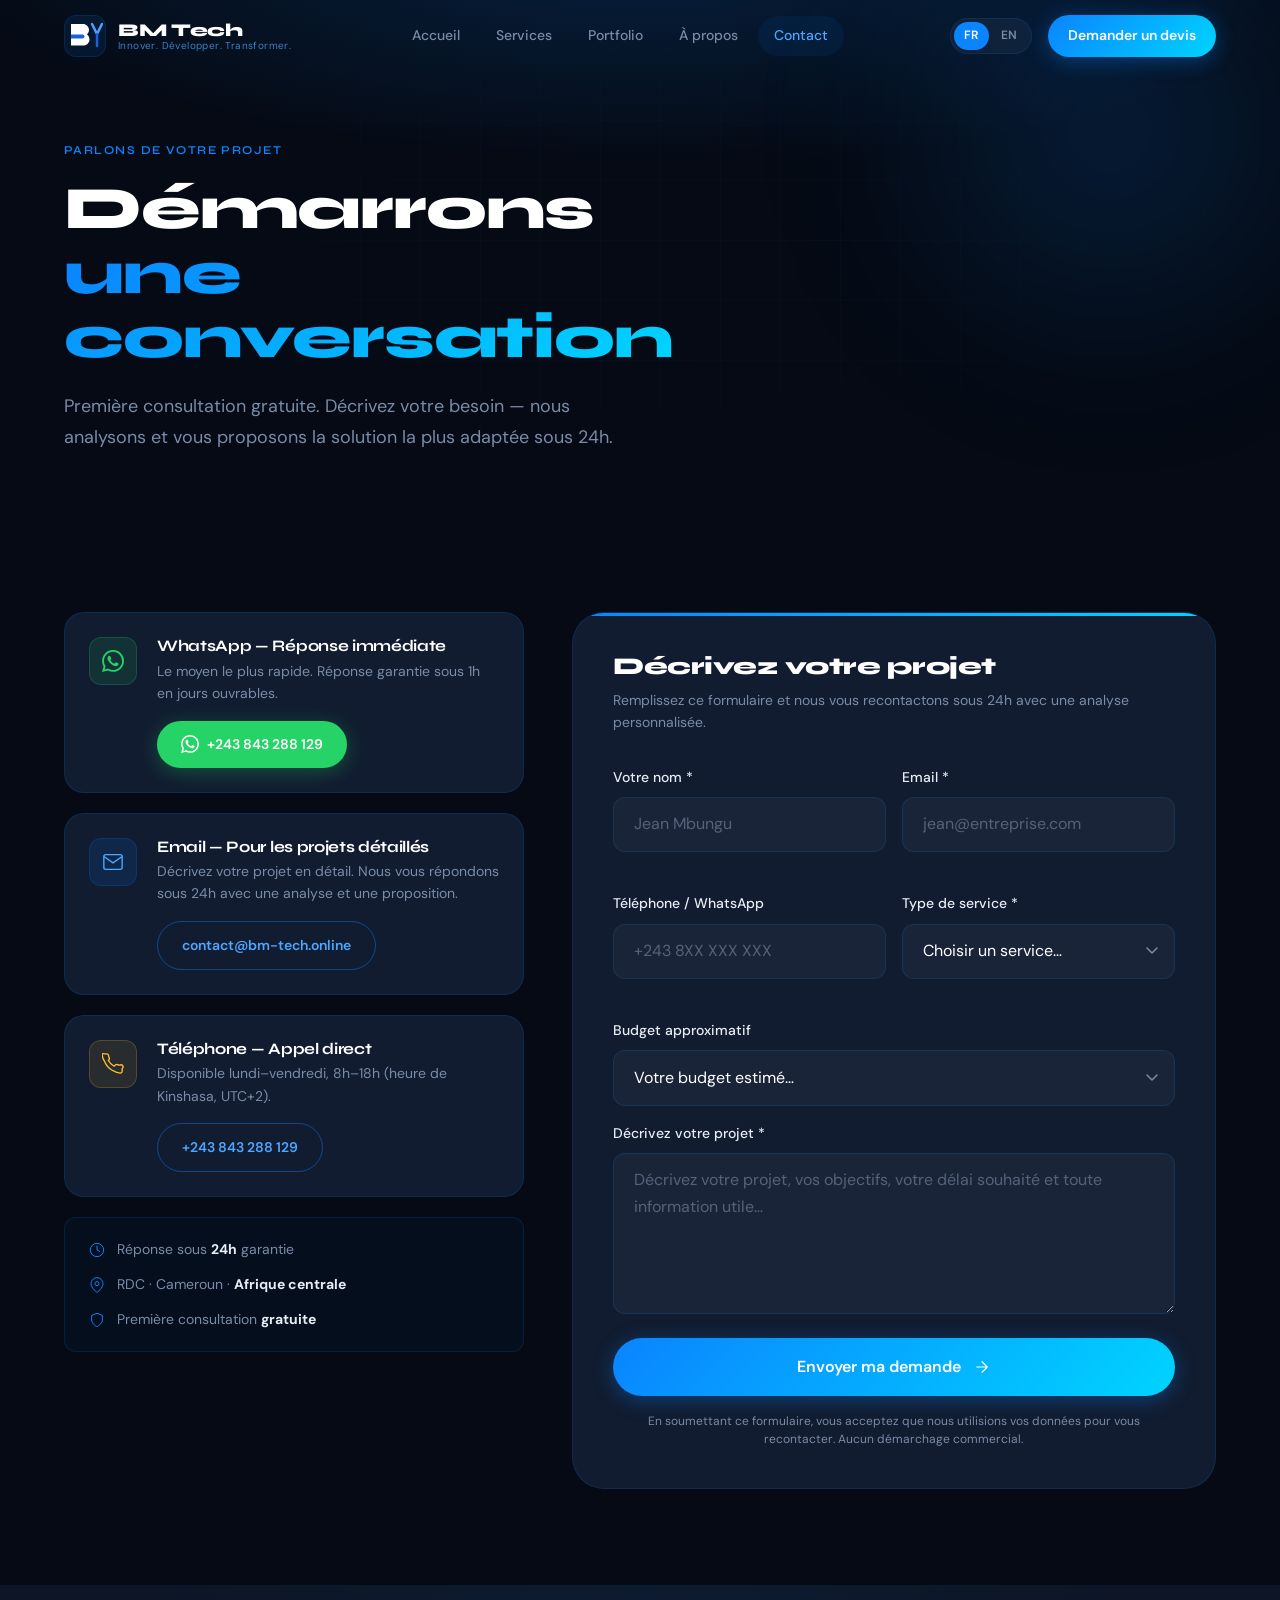
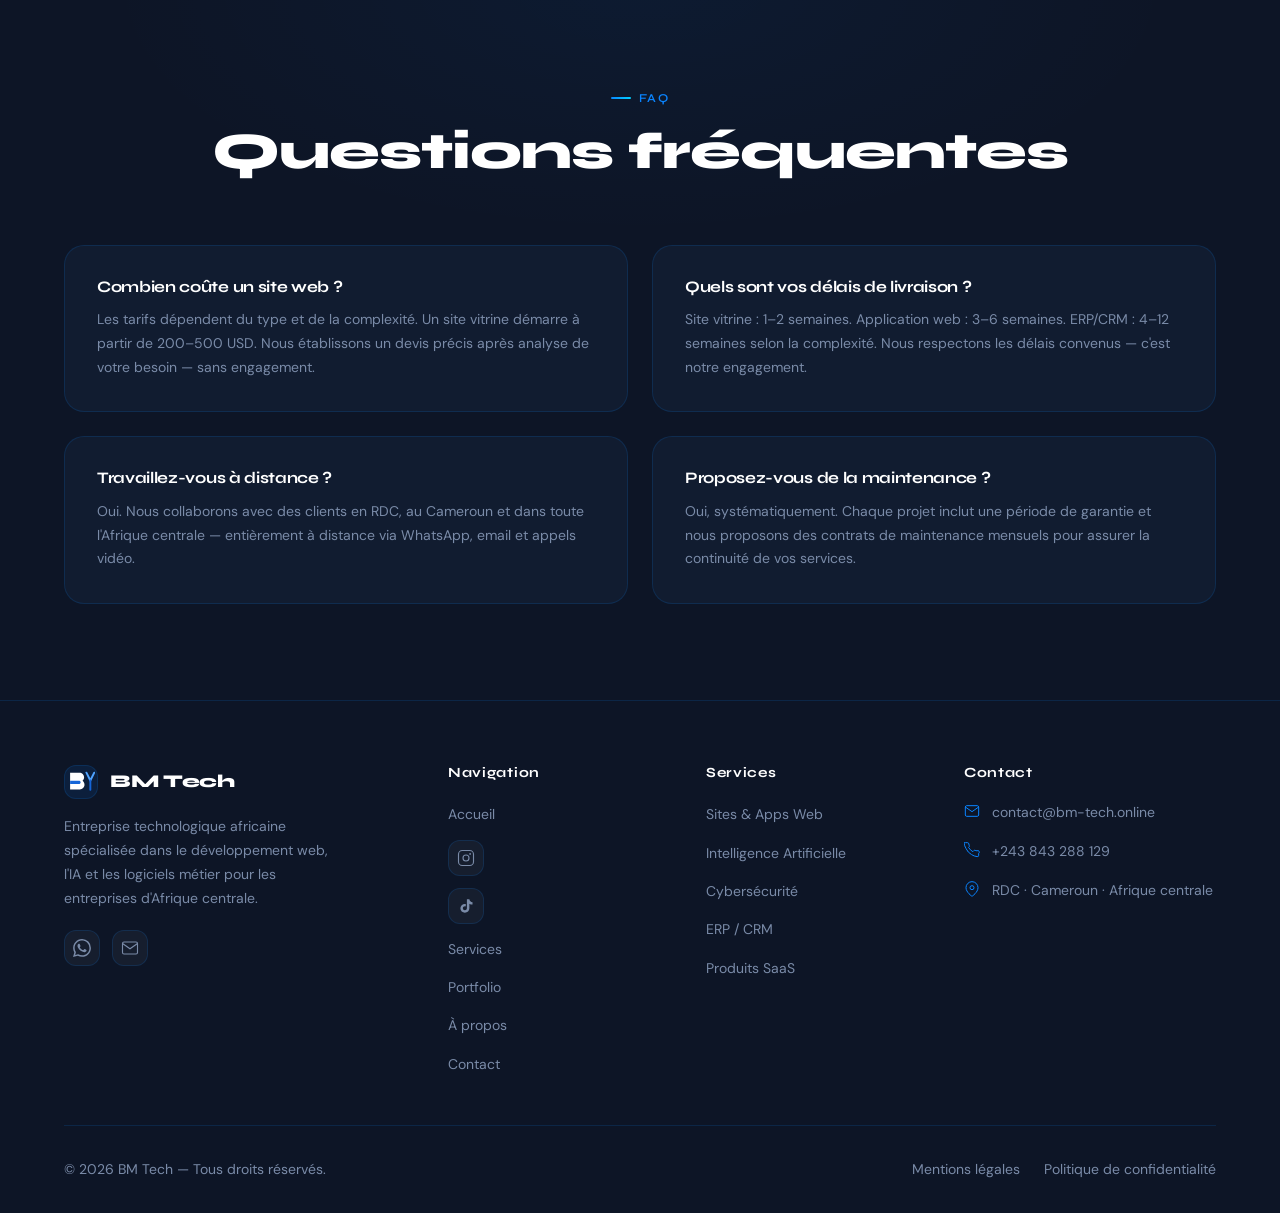
<file: contact.html>
<!DOCTYPE html>
<html lang="fr">
<head>
  <meta charset="UTF-8">
  <meta name="viewport" content="width=device-width, initial-scale=1.0">
  <meta name="description" content="Contactez BM Tech — Discutez de votre projet digital avec notre équipe. Développement web, IA, ERP, cybersécurité en RDC et Cameroun.">
  <meta property="og:title" content="Contact | BM Tech">
  <meta property="og:type" content="website">
  <meta property="og:url" content="https://bm-tech.online/contact.html">
  <title>Contact | BM Tech — Démarrons votre projet</title>
  <link rel="stylesheet" href="static/style.css">
  <link rel="preconnect" href="https://fonts.googleapis.com">
  <link href="https://fonts.googleapis.com/css2?family=Syne:wght@400;600;700;800&family=DM+Sans:ital,opsz,wght@0,9..40,300;0,9..40,400;0,9..40,500&display=swap" rel="stylesheet">
</head>
<body>

  <!-- NAVBAR -->
  <header class="navbar-wrapper" id="navbar">
    <nav class="navbar container">
      <a href="index.html" class="logo" aria-label="BM Tech — Accueil">
        <div class="logo-icon">
          <svg width="36" height="36" viewBox="0 0 36 36" fill="none" aria-hidden="true">
            <path d="M4 6H16C19.3 6 22 8.7 22 12C22 13.8 21.2 15.4 20 16.5C21.5 17.6 22.5 19.4 22.5 21.5C22.5 24.8 19.8 27.5 16.5 27.5H4V6Z" fill="white"/>
            <path d="M4 16.5H15.5C16.6 16.5 17.5 17.4 17.5 18.5C17.5 19.6 16.6 20.5 15.5 20.5H4V16.5Z" fill="#1565D8"/>
            <path d="M25 6L30 16L35 6" stroke="#4FA3FF" stroke-width="2.5" stroke-linecap="round" stroke-linejoin="round" fill="none"/>
            <path d="M30 16V28" stroke="#1565D8" stroke-width="2.5" stroke-linecap="round"/>
          </svg>
        </div>
        <div class="logo-text">
          <span class="logo-name">BM Tech</span>
          <span class="logo-tagline">Innover. Développer. Transformer.</span>
        </div>
      </a>
      <ul class="nav-links" id="nav-links" role="navigation" aria-label="Navigation principale">
        <li><a href="index.html" class="nav-link">Accueil</a></li>
        <li><a href="services.html" class="nav-link">Services</a></li>
        <li><a href="portfolio.html" class="nav-link">Portfolio</a></li>
        <li><a href="about.html" class="nav-link">À propos</a></li>
        <li><a href="contact.html" class="nav-link active">Contact</a></li>
      </ul>
      <div class="nav-actions">
        <div class="lang-switch">
          <button class="lang-btn active" onclick="setLanguage('fr')" aria-pressed="true">FR</button>
          <button class="lang-btn" onclick="setLanguage('en')" aria-pressed="false">EN</button>
        </div>
        <a href="contact.html" class="btn btn-primary nav-cta">Demander un devis</a>
      </div>
      <button class="hamburger" id="hamburger" onclick="toggleMenu()" aria-label="Ouvrir le menu" aria-expanded="false">
        <span></span><span></span><span></span>
      </button>
    </nav>
  </header>
  <div class="mobile-overlay" id="mobile-overlay" onclick="toggleMenu()"></div>

  <!-- PAGE HERO -->
  <section class="page-hero">
    <div class="hero-orb hero-orb--1" aria-hidden="true"></div>
    <div class="container page-hero-inner">
      <div class="page-hero-content reveal">
        <div class="section-label">Parlons de votre projet</div>
        <h1 class="page-hero-title">Démarrons<br><span class="about-title-accent">une conversation</span></h1>
        <p class="page-hero-sub">Première consultation gratuite. Décrivez votre besoin — nous analysons et vous proposons la solution la plus adaptée sous 24h.</p>
      </div>
    </div>
  </section>

  <!-- CONTACT MAIN -->
  <section class="section contact-section">
    <div class="container">
      <div class="contact-inner">

        <!-- LEFT : Infos + canaux directs -->
        <div class="contact-info reveal">

          <div class="contact-channel">
            <div class="contact-channel-icon contact-channel-icon--wa">
              <svg width="22" height="22" viewBox="0 0 24 24" fill="currentColor"><path d="M17.472 14.382c-.297-.149-1.758-.867-2.03-.967-.273-.099-.471-.148-.67.15-.197.297-.767.966-.94 1.164-.173.199-.347.223-.644.075-.297-.15-1.255-.463-2.39-1.475-.883-.788-1.48-1.761-1.653-2.059-.173-.297-.018-.458.13-.606.134-.133.298-.347.446-.52.149-.174.198-.298.298-.497.099-.198.05-.371-.025-.52-.075-.149-.669-1.612-.916-2.207-.242-.579-.487-.5-.669-.51-.173-.008-.371-.01-.57-.01-.198 0-.52.074-.792.372-.272.297-1.04 1.016-1.04 2.479 0 1.462 1.065 2.875 1.213 3.074.149.198 2.096 3.2 5.077 4.487.709.306 1.262.489 1.694.625.712.227 1.36.195 1.871.118.571-.085 1.758-.719 2.006-1.413.248-.694.248-1.289.173-1.413-.074-.124-.272-.198-.57-.347m-5.421 7.403h-.004a9.87 9.87 0 01-5.031-1.378l-.361-.214-3.741.982.998-3.648-.235-.374a9.86 9.86 0 01-1.51-5.26c.001-5.45 4.436-9.884 9.888-9.884 2.64 0 5.122 1.03 6.988 2.898a9.825 9.825 0 012.893 6.994c-.003 5.45-4.437 9.884-9.885 9.884m8.413-18.297A11.815 11.815 0 0012.05 0C5.495 0 .16 5.335.157 11.892c0 2.096.547 4.142 1.588 5.945L.057 24l6.305-1.654a11.882 11.882 0 005.683 1.448h.005c6.554 0 11.89-5.335 11.893-11.893a11.821 11.821 0 00-3.48-8.413z"/></svg>
            </div>
            <div class="contact-channel-body">
              <h4>WhatsApp — Réponse immédiate</h4>
              <p>Le moyen le plus rapide. Réponse garantie sous 1h en jours ouvrables.</p>
              <a href="https://wa.me/243843288129?text=Bonjour%20BM%20Tech%2C%20je%20voudrais%20discuter%20d%27un%20projet." class="btn btn-whatsapp" target="_blank" rel="noopener">
                <svg width="18" height="18" viewBox="0 0 24 24" fill="currentColor"><path d="M17.472 14.382c-.297-.149-1.758-.867-2.03-.967-.273-.099-.471-.148-.67.15-.197.297-.767.966-.94 1.164-.173.199-.347.223-.644.075-.297-.15-1.255-.463-2.39-1.475-.883-.788-1.48-1.761-1.653-2.059-.173-.297-.018-.458.13-.606.134-.133.298-.347.446-.52.149-.174.198-.298.298-.497.099-.198.05-.371-.025-.52-.075-.149-.669-1.612-.916-2.207-.242-.579-.487-.5-.669-.51-.173-.008-.371-.01-.57-.01-.198 0-.52.074-.792.372-.272.297-1.04 1.016-1.04 2.479 0 1.462 1.065 2.875 1.213 3.074.149.198 2.096 3.2 5.077 4.487.709.306 1.262.489 1.694.625.712.227 1.36.195 1.871.118.571-.085 1.758-.719 2.006-1.413.248-.694.248-1.289.173-1.413-.074-.124-.272-.198-.57-.347m-5.421 7.403h-.004a9.87 9.87 0 01-5.031-1.378l-.361-.214-3.741.982.998-3.648-.235-.374a9.86 9.86 0 01-1.51-5.26c.001-5.45 4.436-9.884 9.888-9.884 2.64 0 5.122 1.03 6.988 2.898a9.825 9.825 0 012.893 6.994c-.003 5.45-4.437 9.884-9.885 9.884m8.413-18.297A11.815 11.815 0 0012.05 0C5.495 0 .16 5.335.157 11.892c0 2.096.547 4.142 1.588 5.945L.057 24l6.305-1.654a11.882 11.882 0 005.683 1.448h.005c6.554 0 11.89-5.335 11.893-11.893a11.821 11.821 0 00-3.48-8.413z"/></svg>
                +243 843 288 129
              </a>
            </div>
          </div>

          <div class="contact-channel">
            <div class="contact-channel-icon contact-channel-icon--email">
              <svg width="22" height="22" viewBox="0 0 24 24" fill="none"><path d="M4 4h16c1.1 0 2 .9 2 2v12c0 1.1-.9 2-2 2H4c-1.1 0-2-.9-2-2V6c0-1.1.9-2 2-2z" stroke="currentColor" stroke-width="1.5"/><polyline points="22,6 12,13 2,6" stroke="currentColor" stroke-width="1.5" fill="none"/></svg>
            </div>
            <div class="contact-channel-body">
              <h4>Email — Pour les projets détaillés</h4>
              <p>Décrivez votre projet en détail. Nous vous répondons sous 24h avec une analyse et une proposition.</p>
              <a href="mailto:contact@bm-tech.online" class="btn btn-outline">contact@bm-tech.online</a>
            </div>
          </div>

          <div class="contact-channel">
            <div class="contact-channel-icon contact-channel-icon--phone">
              <svg width="22" height="22" viewBox="0 0 24 24" fill="none"><path d="M22 16.92v3a2 2 0 01-2.18 2 19.79 19.79 0 01-8.63-3.07A19.5 19.5 0 013.07 9.8a19.79 19.79 0 01-3.07-8.7A2 2 0 012.18 1h3a2 2 0 012 1.72c.127.96.361 1.903.7 2.81a2 2 0 01-.45 2.11L6.91 8.15a16 16 0 006.29 6.29l1.41-1.42a2 2 0 012.11-.45c.907.339 1.85.573 2.81.7A2 2 0 0122 16.92z" stroke="currentColor" stroke-width="1.5"/></svg>
            </div>
            <div class="contact-channel-body">
              <h4>Téléphone — Appel direct</h4>
              <p>Disponible lundi–vendredi, 8h–18h (heure de Kinshasa, UTC+2).</p>
              <a href="tel:+243843288129" class="btn btn-outline">+243 843 288 129</a>
            </div>
          </div>

          <!-- Info rapide -->
          <div class="contact-meta">
            <div class="contact-meta-item">
              <svg width="16" height="16" viewBox="0 0 24 24" fill="none"><circle cx="12" cy="12" r="10" stroke="currentColor" stroke-width="1.5"/><path d="M12 6v6l4 2" stroke="currentColor" stroke-width="1.5" stroke-linecap="round"/></svg>
              <span>Réponse sous <strong>24h</strong> garantie</span>
            </div>
            <div class="contact-meta-item">
              <svg width="16" height="16" viewBox="0 0 24 24" fill="none"><path d="M21 10c0 7-9 13-9 13s-9-6-9-13a9 9 0 0118 0z" stroke="currentColor" stroke-width="1.5"/><circle cx="12" cy="10" r="3" stroke="currentColor" stroke-width="1.5"/></svg>
              <span>RDC · Cameroun · <strong>Afrique centrale</strong></span>
            </div>
            <div class="contact-meta-item">
              <svg width="16" height="16" viewBox="0 0 24 24" fill="none"><path d="M12 22s8-4 8-10V5l-8-3-8 3v7c0 6 8 10 8 10z" stroke="currentColor" stroke-width="1.5"/></svg>
              <span>Première consultation <strong>gratuite</strong></span>
            </div>
          </div>

        </div>

        <!-- RIGHT : Formulaire -->
        <div class="contact-form-wrapper reveal" data-delay="1">
          <div class="contact-form-card">
            <h2 class="contact-form-title">Décrivez votre projet</h2>
            <p class="contact-form-sub">Remplissez ce formulaire et nous vous recontactons sous 24h avec une analyse personnalisée.</p>

            <form id="contact-form" action="https://formsubmit.co/contact@bm-tech.online" method="POST" novalidate>
              <input type="hidden" name="_subject" value="🚀 Nouveau lead BM Tech !">
              <input type="hidden" name="_template" value="box">
              <input type="hidden" name="_captcha" value="true">
              <input type="text" name="_honey" style="display:none" tabindex="-1" autocomplete="off">

              <div class="form-row">
                <div class="form-group">
                  <label class="form-label" for="name">Votre nom *</label>
                  <input class="form-input" type="text" id="name" name="name" placeholder="Jean Mbungu" required autocomplete="name">
                </div>
                <div class="form-group">
                  <label class="form-label" for="email">Email *</label>
                  <input class="form-input" type="email" id="email" name="email" placeholder="jean@entreprise.com" required autocomplete="email">
                </div>
              </div>

              <div class="form-row">
                <div class="form-group">
                  <label class="form-label" for="phone">Téléphone / WhatsApp</label>
                  <input class="form-input" type="tel" id="phone" name="phone" placeholder="+243 8XX XXX XXX" autocomplete="tel">
                </div>
                <div class="form-group">
                  <label class="form-label" for="service">Type de service *</label>
                  <select class="form-input form-select" id="service" name="service" required>
                    <option value="" disabled selected>Choisir un service…</option>
                    <option value="web">Site web / Application web</option>
                    <option value="ia">Intelligence Artificielle / Chatbot</option>
                    <option value="cyber">Cybersécurité / Audit</option>
                    <option value="erp">ERP / CRM / Logiciel métier</option>
                    <option value="saas">Produit SaaS</option>
                    <option value="conseil">Conseil &amp; Transformation digitale</option>
                    <option value="autre">Autre / Je ne sais pas encore</option>
                  </select>
                </div>
              </div>

              <div class="form-group">
                <label class="form-label" for="budget">Budget approximatif</label>
                <select class="form-input form-select" id="budget" name="budget">
                  <option value="" disabled selected>Votre budget estimé…</option>
                  <option value="less500">Moins de 500 USD</option>
                  <option value="500-1500">500 – 1 500 USD</option>
                  <option value="1500-5000">1 500 – 5 000 USD</option>
                  <option value="5000+">Plus de 5 000 USD</option>
                  <option value="discuss">À discuter ensemble</option>
                </select>
              </div>

              <div class="form-group">
                <label class="form-label" for="message">Décrivez votre projet *</label>
                <textarea class="form-input form-textarea" id="message" name="message" placeholder="Décrivez votre projet, vos objectifs, votre délai souhaité et toute information utile…" required rows="5"></textarea>
              </div>

              <button type="submit" class="btn btn-primary btn-submit">
                <span class="btn-text">Envoyer ma demande</span>
                <svg class="btn-arrow" width="18" height="18" viewBox="0 0 24 24" fill="none"><path d="M5 12h14M12 5l7 7-7 7" stroke="currentColor" stroke-width="1.5" stroke-linecap="round" stroke-linejoin="round"/></svg>
              </button>

              <p class="form-notice">En soumettant ce formulaire, vous acceptez que nous utilisions vos données pour vous recontacter. Aucun démarchage commercial.</p>

            </form>
          </div>
        </div>

      </div>
    </div>
  </section>

  <!-- FAQ RAPIDE -->
  <section class="section contact-faq-section">
    <div class="container">
      <div class="section-header reveal">
        <div class="section-label">FAQ</div>
        <h2 class="section-title">Questions fréquentes</h2>
      </div>
      <div class="faq-grid">
        <div class="faq-item reveal" data-delay="0">
          <h4>Combien coûte un site web ?</h4>
          <p>Les tarifs dépendent du type et de la complexité. Un site vitrine démarre à partir de 200–500 USD. Nous établissons un devis précis après analyse de votre besoin — sans engagement.</p>
        </div>
        <div class="faq-item reveal" data-delay="1">
          <h4>Quels sont vos délais de livraison ?</h4>
          <p>Site vitrine : 1–2 semaines. Application web : 3–6 semaines. ERP/CRM : 4–12 semaines selon la complexité. Nous respectons les délais convenus — c'est notre engagement.</p>
        </div>
        <div class="faq-item reveal" data-delay="2">
          <h4>Travaillez-vous à distance ?</h4>
          <p>Oui. Nous collaborons avec des clients en RDC, au Cameroun et dans toute l'Afrique centrale — entièrement à distance via WhatsApp, email et appels vidéo.</p>
        </div>
        <div class="faq-item reveal" data-delay="3">
          <h4>Proposez-vous de la maintenance ?</h4>
          <p>Oui, systématiquement. Chaque projet inclut une période de garantie et nous proposons des contrats de maintenance mensuels pour assurer la continuité de vos services.</p>
        </div>
      </div>
    </div>
  </section>

  <!-- FOOTER -->
  <footer class="footer">
    <div class="container">
      <div class="footer-grid">
        <div class="footer-brand">
          <a href="index.html" class="logo footer-logo" aria-label="BM Tech">
            <div class="logo-icon logo-icon--sm">
              <svg width="28" height="28" viewBox="0 0 36 36" fill="none"><path d="M4 6H16C19.3 6 22 8.7 22 12C22 13.8 21.2 15.4 20 16.5C21.5 17.6 22.5 19.4 22.5 21.5C22.5 24.8 19.8 27.5 16.5 27.5H4V6Z" fill="white"/><path d="M4 16.5H15.5C16.6 16.5 17.5 17.4 17.5 18.5C17.5 19.6 16.6 20.5 15.5 20.5H4V16.5Z" fill="#1565D8"/><path d="M25 6L30 16L35 6" stroke="#4FA3FF" stroke-width="2.5" stroke-linecap="round" stroke-linejoin="round" fill="none"/><path d="M30 16V28" stroke="#1565D8" stroke-width="2.5" stroke-linecap="round"/></svg>
            </div>
            <span class="logo-name">BM Tech</span>
          </a>
          <p class="footer-desc">Entreprise technologique africaine spécialisée dans le développement web, l'IA et les logiciels métier pour les entreprises d'Afrique centrale.</p>
          <div class="footer-social">
            <a href="https://wa.me/243843288129" class="social-link" aria-label="WhatsApp" target="_blank" rel="noopener"><svg width="18" height="18" viewBox="0 0 24 24" fill="currentColor"><path d="M17.472 14.382c-.297-.149-1.758-.867-2.03-.967-.273-.099-.471-.148-.67.15-.197.297-.767.966-.94 1.164-.173.199-.347.223-.644.075-.297-.15-1.255-.463-2.39-1.475-.883-.788-1.48-1.761-1.653-2.059-.173-.297-.018-.458.13-.606.134-.133.298-.347.446-.52.149-.174.198-.298.298-.497.099-.198.05-.371-.025-.52-.075-.149-.669-1.612-.916-2.207-.242-.579-.487-.5-.669-.51-.173-.008-.371-.01-.57-.01-.198 0-.52.074-.792.372-.272.297-1.04 1.016-1.04 2.479 0 1.462 1.065 2.875 1.213 3.074.149.198 2.096 3.2 5.077 4.487.709.306 1.262.489 1.694.625.712.227 1.36.195 1.871.118.571-.085 1.758-.719 2.006-1.413.248-.694.248-1.289.173-1.413-.074-.124-.272-.198-.57-.347m-5.421 7.403h-.004a9.87 9.87 0 01-5.031-1.378l-.361-.214-3.741.982.998-3.648-.235-.374a9.86 9.86 0 01-1.51-5.26c.001-5.45 4.436-9.884 9.888-9.884 2.64 0 5.122 1.03 6.988 2.898a9.825 9.825 0 012.893 6.994c-.003 5.45-4.437 9.884-9.885 9.884m8.413-18.297A11.815 11.815 0 0012.05 0C5.495 0 .16 5.335.157 11.892c0 2.096.547 4.142 1.588 5.945L.057 24l6.305-1.654a11.882 11.882 0 005.683 1.448h.005c6.554 0 11.89-5.335 11.893-11.893a11.821 11.821 0 00-3.48-8.413z"/></svg></a>
            <a href="mailto:contact@bm-tech.online" class="social-link" aria-label="Email"><svg width="18" height="18" viewBox="0 0 24 24" fill="none"><path d="M4 4h16c1.1 0 2 .9 2 2v12c0 1.1-.9 2-2 2H4c-1.1 0-2-.9-2-2V6c0-1.1.9-2 2-2z" stroke="currentColor" stroke-width="1.5"/><polyline points="22,6 12,13 2,6" stroke="currentColor" stroke-width="1.5" fill="none"/></svg></a>
          </div>
        </div>
        <div class="footer-col">
          <h4 class="footer-col-title">Navigation</h4>
          <ul class="footer-links">
            <li><a href="index.html">Accueil</a></li>
            <a href="https://www.instagram.com/bm_tech_rdc?utm_source=qr" class="social-link" aria-label="Instagram BM Tech" target="_blank" rel="noopener">
              <svg width="18" height="18" viewBox="0 0 24 24" fill="none"><rect x="2" y="2" width="20" height="20" rx="5" stroke="currentColor" stroke-width="1.5"/><circle cx="12" cy="12" r="4" stroke="currentColor" stroke-width="1.5"/><circle cx="17.5" cy="6.5" r="1.2" fill="currentColor"/></svg>
            </a>
            <a href="https://www.tiktok.com/@bm.tech26?_r=1&amp;_t=ZP-96zU8I483t0" class="social-link" aria-label="TikTok BM Tech" target="_blank" rel="noopener">
              <svg width="18" height="18" viewBox="0 0 24 24" fill="currentColor"><path d="M16.5 3c.4 2.2 1.9 3.8 4.2 4v3.1c-1.5.1-2.9-.3-4.2-1.2v6.2c0 3.3-2.7 5.9-6 5.9-3.3 0-6-2.6-6-5.9s2.7-5.9 6-5.9c.4 0 .8 0 1.2.1v3.2c-.4-.1-.8-.2-1.2-.2-1.5 0-2.7 1.2-2.7 2.7s1.2 2.7 2.7 2.7c1.5 0 2.7-1.2 2.7-2.7V3h3.3z"/></svg>
            </a>
            <li><a href="services.html">Services</a></li>
            <li><a href="portfolio.html">Portfolio</a></li>
            <li><a href="about.html">À propos</a></li>
            <li><a href="contact.html">Contact</a></li>
          </ul>
        </div>
        <div class="footer-col">
          <h4 class="footer-col-title">Services</h4>
          <ul class="footer-links">
            <li><a href="services.html#web">Sites &amp; Apps Web</a></li>
            <li><a href="services.html#ia">Intelligence Artificielle</a></li>
            <li><a href="services.html#cyber">Cybersécurité</a></li>
            <li><a href="services.html#erp">ERP / CRM</a></li>
            <li><a href="services.html#saas">Produits SaaS</a></li>
          </ul>
        </div>
        <div class="footer-col">
          <h4 class="footer-col-title">Contact</h4>
          <ul class="footer-contact-list">
            <li><svg width="16" height="16" viewBox="0 0 24 24" fill="none"><path d="M4 4h16c1.1 0 2 .9 2 2v12c0 1.1-.9 2-2 2H4c-1.1 0-2-.9-2-2V6c0-1.1.9-2 2-2z" stroke="currentColor" stroke-width="1.5"/><polyline points="22,6 12,13 2,6" stroke="currentColor" stroke-width="1.5" fill="none"/></svg><a href="mailto:contact@bm-tech.online">contact@bm-tech.online</a></li>
            <li><svg width="16" height="16" viewBox="0 0 24 24" fill="none"><path d="M22 16.92v3a2 2 0 01-2.18 2 19.79 19.79 0 01-8.63-3.07A19.5 19.5 0 013.07 9.8a19.79 19.79 0 01-3.07-8.7A2 2 0 012.18 1h3a2 2 0 012 1.72c.127.96.361 1.903.7 2.81a2 2 0 01-.45 2.11L6.91 8.15a16 16 0 006.29 6.29l1.41-1.42a2 2 0 012.11-.45c.907.339 1.85.573 2.81.7A2 2 0 0122 16.92z" stroke="currentColor" stroke-width="1.5"/></svg><a href="tel:+243843288129">+243 843 288 129</a></li>
            <li><svg width="16" height="16" viewBox="0 0 24 24" fill="none"><path d="M21 10c0 7-9 13-9 13s-9-6-9-13a9 9 0 0118 0z" stroke="currentColor" stroke-width="1.5"/><circle cx="12" cy="10" r="3" stroke="currentColor" stroke-width="1.5"/></svg><span>RDC · Cameroun · Afrique centrale</span></li>
          </ul>
        </div>
      </div>
      <div class="footer-bottom">
        <p>&copy; 2026 BM Tech — Tous droits réservés.</p>
        <div class="footer-legal">
          <a href="legal.html">Mentions légales</a>
          <a href="legal.html#privacy">Politique de confidentialité</a>
        </div>
      </div>
    </div>
  </footer>

  <script src="static/script.js"></script>
</body>
</html>
</file>
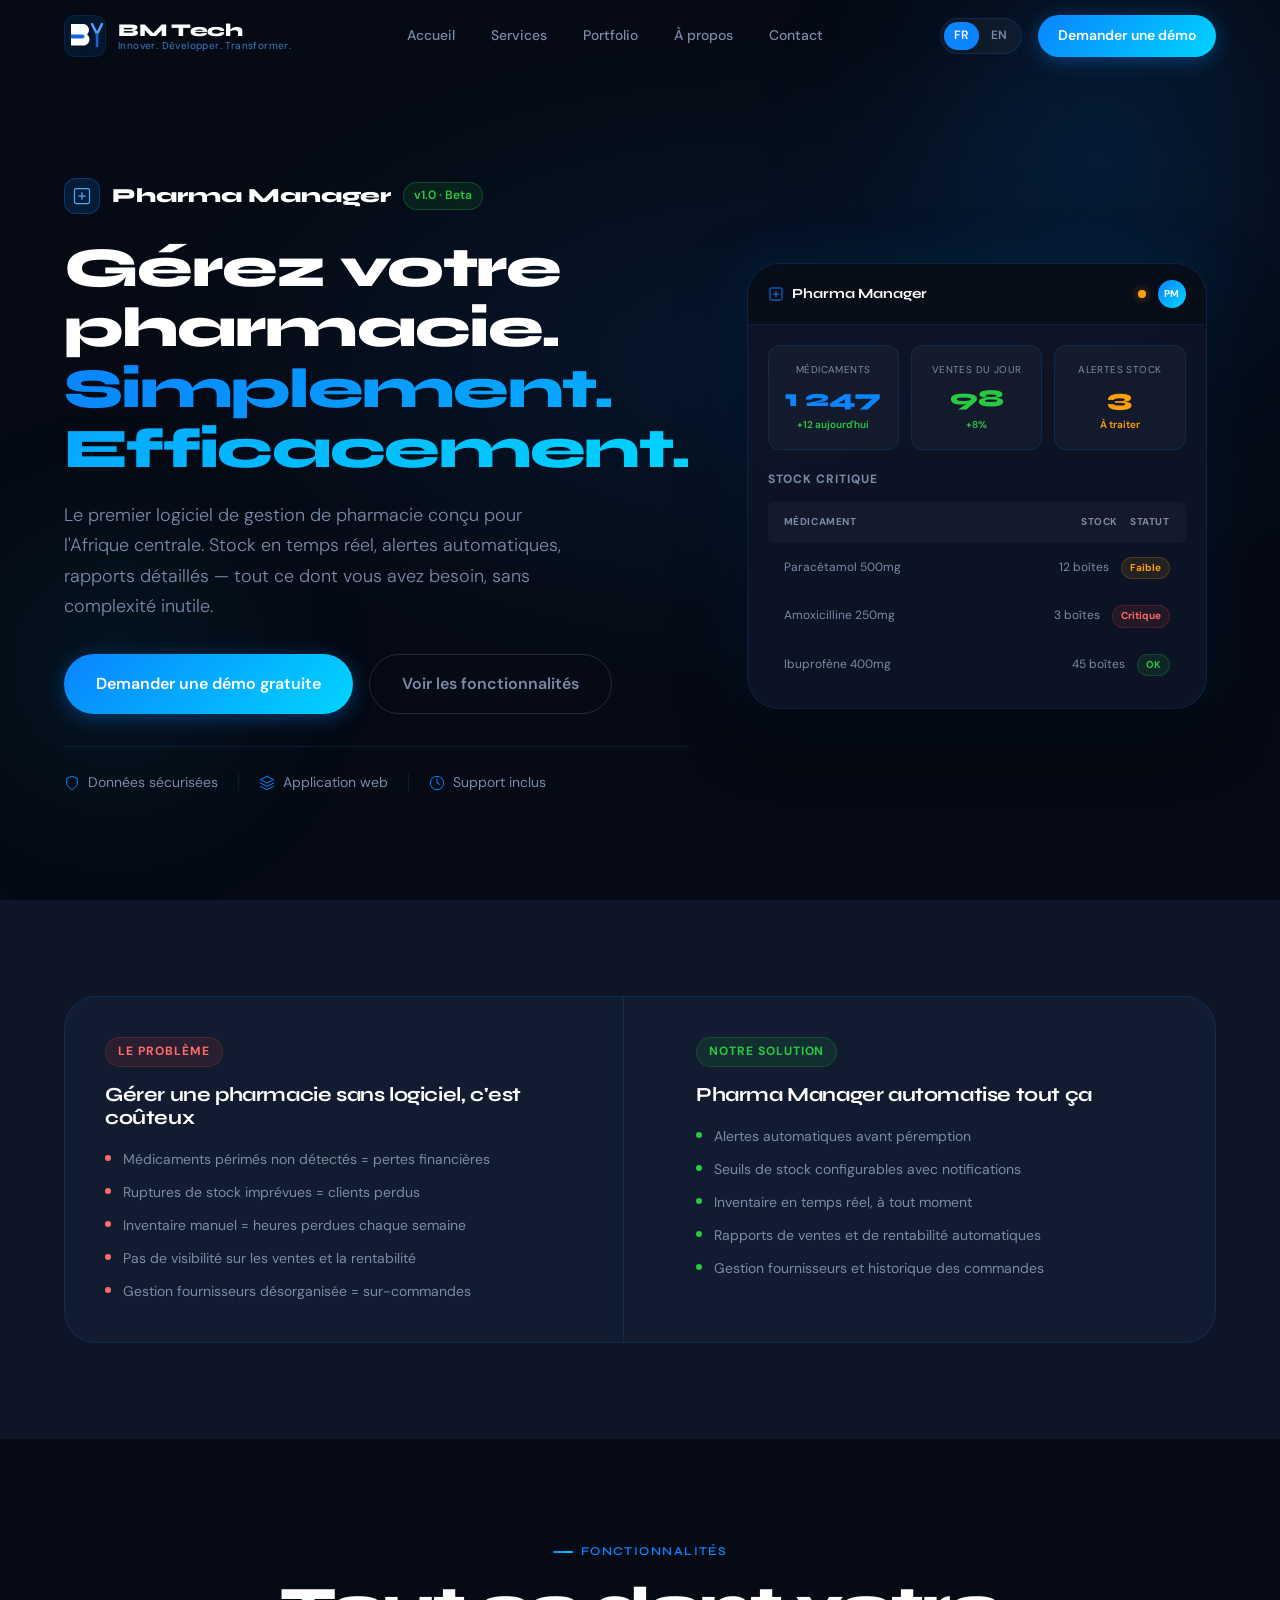
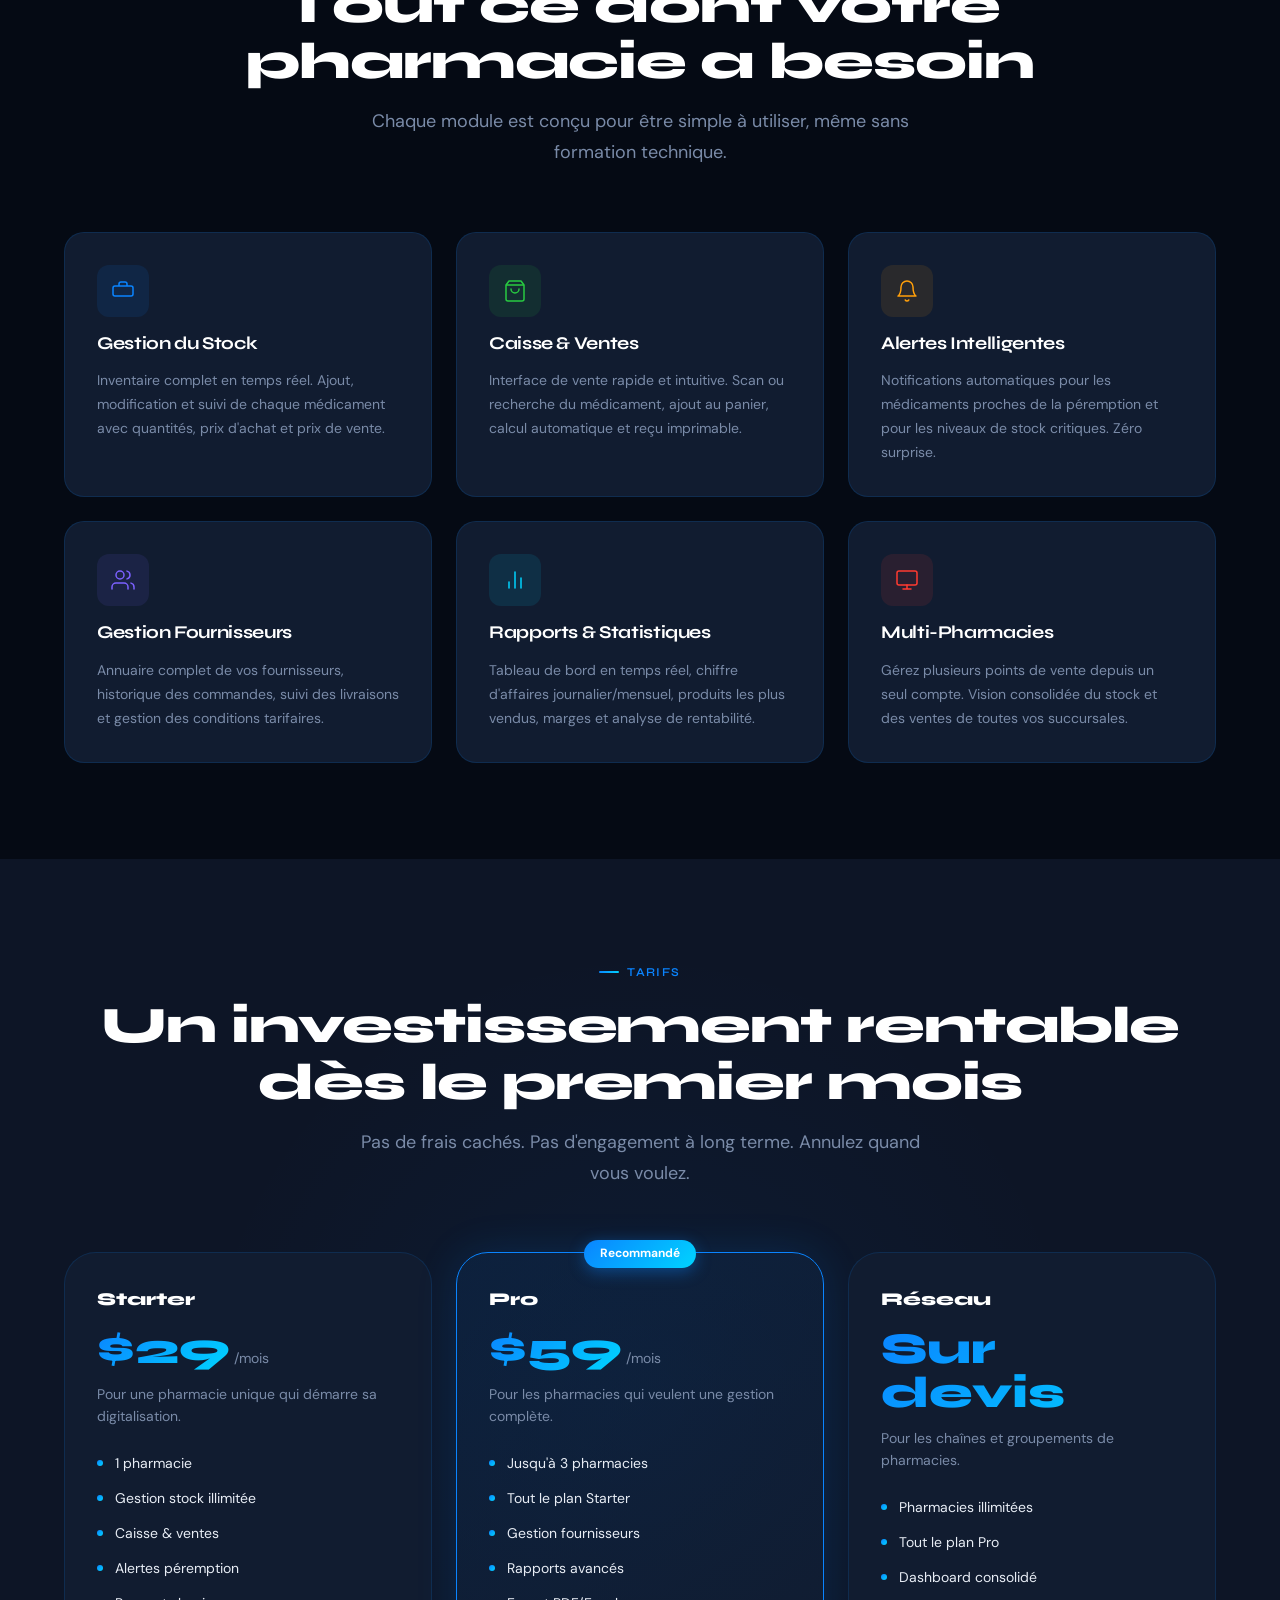
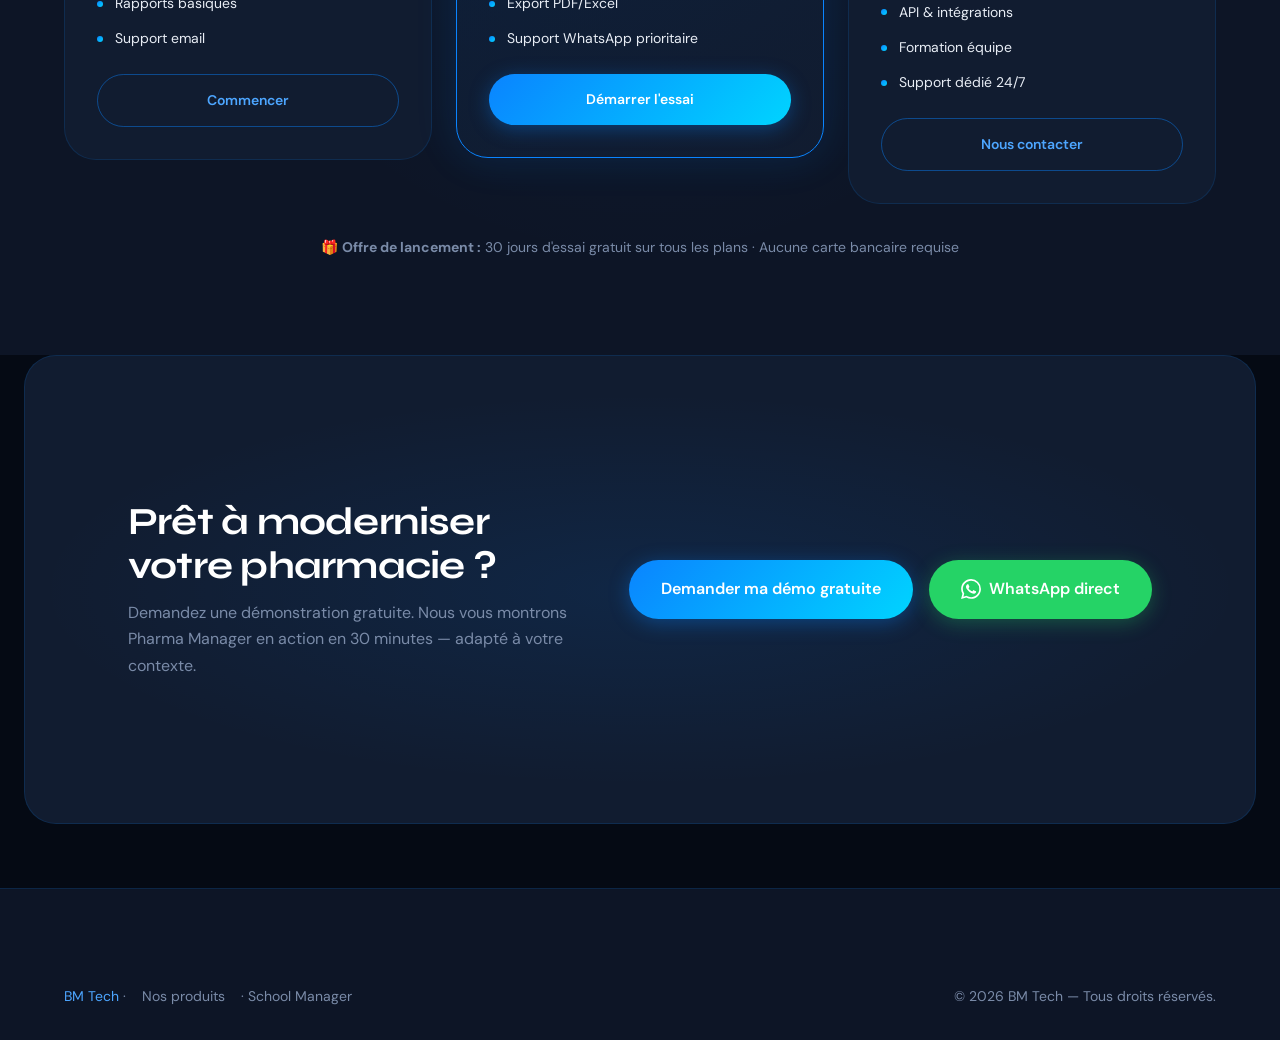
<file: pharma-manager.html>
<!DOCTYPE html>
<html lang="fr">
<head>
  <meta charset="UTF-8">
  <meta name="viewport" content="width=device-width, initial-scale=1.0">
  <meta name="description" content="Pharma Manager — Logiciel de gestion de pharmacie en Afrique. Stock médicaments, ventes, alertes péremption, fournisseurs et rapports. Solution SaaS par BM Tech.">
  <meta property="og:title" content="Pharma Manager | Logiciel de gestion de pharmacie — BM Tech">
  <meta property="og:type" content="website">
  <title>Pharma Manager | Gestion de Pharmacie — BM Tech</title>
  <link rel="stylesheet" href="static/style.css">
  <link rel="preconnect" href="https://fonts.googleapis.com">
  <link href="https://fonts.googleapis.com/css2?family=Syne:wght@400;600;700;800&family=DM+Sans:ital,opsz,wght@0,9..40,300;0,9..40,400;0,9..40,500&display=swap" rel="stylesheet">
</head>
<body class="product-page product-page--pharma">

  <!-- NAVBAR -->
  <header class="navbar-wrapper" id="navbar">
    <nav class="navbar container">
      <a href="index.html" class="logo" aria-label="BM Tech">
        <div class="logo-icon">
          <svg width="36" height="36" viewBox="0 0 36 36" fill="none" aria-hidden="true">
            <path d="M4 6H16C19.3 6 22 8.7 22 12C22 13.8 21.2 15.4 20 16.5C21.5 17.6 22.5 19.4 22.5 21.5C22.5 24.8 19.8 27.5 16.5 27.5H4V6Z" fill="white"/>
            <path d="M4 16.5H15.5C16.6 16.5 17.5 17.4 17.5 18.5C17.5 19.6 16.6 20.5 15.5 20.5H4V16.5Z" fill="#1565D8"/>
            <path d="M25 6L30 16L35 6" stroke="#4FA3FF" stroke-width="2.5" stroke-linecap="round" stroke-linejoin="round" fill="none"/>
            <path d="M30 16V28" stroke="#1565D8" stroke-width="2.5" stroke-linecap="round"/>
          </svg>
        </div>
        <div class="logo-text">
          <span class="logo-name">BM Tech</span>
          <span class="logo-tagline">Innover. Développer. Transformer.</span>
        </div>
      </a>
      <ul class="nav-links" id="nav-links">
        <li><a href="index.html" class="nav-link">Accueil</a></li>
        <li><a href="services.html" class="nav-link">Services</a></li>
        <li><a href="portfolio.html" class="nav-link">Portfolio</a></li>
        <li><a href="about.html" class="nav-link">À propos</a></li>
        <li><a href="contact.html" class="nav-link">Contact</a></li>
      </ul>
      <div class="nav-actions">
        <div class="lang-switch">
          <button class="lang-btn active" onclick="setLanguage('fr')">FR</button>
          <button class="lang-btn" onclick="setLanguage('en')">EN</button>
        </div>
        <a href="contact.html?service=pharma" class="btn btn-primary nav-cta">Demander une démo</a>
      </div>
      <button class="hamburger" id="hamburger" onclick="toggleMenu()" aria-label="Menu" aria-expanded="false">
        <span></span><span></span><span></span>
      </button>
    </nav>
  </header>
  <div class="mobile-overlay" id="mobile-overlay" onclick="toggleMenu()"></div>

  <!-- PRODUCT HERO -->
  <section class="product-hero product-hero--pharma">
    <div class="hero-orb hero-orb--1" aria-hidden="true"></div>
    <div class="hero-orb hero-orb--2" aria-hidden="true"></div>
    <div class="container product-hero-inner">
      <div class="product-hero-content reveal">
        <div class="product-eyebrow">
          <div class="product-logo-badge product-logo-badge--pharma">
            <svg width="20" height="20" viewBox="0 0 24 24" fill="none"><path d="M19 3H5a2 2 0 00-2 2v14a2 2 0 002 2h14a2 2 0 002-2V5a2 2 0 00-2-2z" stroke="currentColor" stroke-width="1.5"/><path d="M12 8v8M8 12h8" stroke="currentColor" stroke-width="1.5" stroke-linecap="round"/></svg>
          </div>
          <span>Pharma Manager</span>
          <div class="product-version-tag">v1.0 · Beta</div>
        </div>
        <h1 class="product-hero-title">Gérez votre pharmacie.<br><span class="pharma-accent">Simplement. Efficacement.</span></h1>
        <p class="product-hero-sub">Le premier logiciel de gestion de pharmacie conçu pour l'Afrique centrale. Stock en temps réel, alertes automatiques, rapports détaillés — tout ce dont vous avez besoin, sans complexité inutile.</p>
        <div class="product-hero-actions">
          <a href="contact.html?service=pharma&type=demo" class="btn btn-primary btn-lg">Demander une démo gratuite</a>
          <a href="#features" class="btn btn-ghost btn-lg">Voir les fonctionnalités</a>
        </div>
        <div class="product-trust-bar">
          <div class="ptb-item">
            <svg width="16" height="16" viewBox="0 0 24 24" fill="none"><path d="M12 22s8-4 8-10V5l-8-3-8 3v7c0 6 8 10 8 10z" stroke="currentColor" stroke-width="1.5"/></svg>
            <span>Données sécurisées</span>
          </div>
          <div class="ptb-sep" aria-hidden="true"></div>
          <div class="ptb-item">
            <svg width="16" height="16" viewBox="0 0 24 24" fill="none"><path d="M12 2L2 7l10 5 10-5-10-5zM2 17l10 5 10-5M2 12l10 5 10-5" stroke="currentColor" stroke-width="1.5" stroke-linecap="round"/></svg>
            <span>Application web</span>
          </div>
          <div class="ptb-sep" aria-hidden="true"></div>
          <div class="ptb-item">
            <svg width="16" height="16" viewBox="0 0 24 24" fill="none"><circle cx="12" cy="12" r="10" stroke="currentColor" stroke-width="1.5"/><path d="M12 6v6l4 2" stroke="currentColor" stroke-width="1.5" stroke-linecap="round"/></svg>
            <span>Support inclus</span>
          </div>
        </div>
      </div>

      <!-- Dashboard preview -->
      <div class="product-hero-visual reveal" data-delay="1" aria-hidden="true">
        <div class="product-dashboard">
          <div class="pd-header">
            <div class="pd-header-left">
              <div class="pd-logo">
                <svg width="16" height="16" viewBox="0 0 24 24" fill="none"><path d="M19 3H5a2 2 0 00-2 2v14a2 2 0 002 2h14a2 2 0 002-2V5a2 2 0 00-2-2z" stroke="#0A84FF" stroke-width="1.5"/><path d="M12 8v8M8 12h8" stroke="#0A84FF" stroke-width="1.5" stroke-linecap="round"/></svg>
                Pharma Manager
              </div>
            </div>
            <div class="pd-header-right">
              <div class="pd-alert-dot"></div>
              <div class="pd-avatar">PM</div>
            </div>
          </div>
          <div class="pd-body">
            <div class="pd-stats-row">
              <div class="pd-stat-card">
                <div class="pd-stat-label">Médicaments</div>
                <div class="pd-stat-val" style="color:#0A84FF">1 247</div>
                <div class="pd-stat-change pd-stat-change--up">+12 aujourd'hui</div>
              </div>
              <div class="pd-stat-card">
                <div class="pd-stat-label">Ventes du jour</div>
                <div class="pd-stat-val" style="color:#28CA41">98</div>
                <div class="pd-stat-change pd-stat-change--up">+8%</div>
              </div>
              <div class="pd-stat-card">
                <div class="pd-stat-label">Alertes stock</div>
                <div class="pd-stat-val" style="color:#FF9F0A">3</div>
                <div class="pd-stat-change pd-stat-change--warn">À traiter</div>
              </div>
            </div>
            <div class="pd-section-title">Stock critique</div>
            <div class="pd-table">
              <div class="pd-row pd-row--header">
                <span>Médicament</span><span>Stock</span><span>Statut</span>
              </div>
              <div class="pd-row">
                <span>Paracétamol 500mg</span><span>12 boîtes</span>
                <span class="pd-status pd-status--warn">Faible</span>
              </div>
              <div class="pd-row">
                <span>Amoxicilline 250mg</span><span>3 boîtes</span>
                <span class="pd-status pd-status--danger">Critique</span>
              </div>
              <div class="pd-row">
                <span>Ibuprofène 400mg</span><span>45 boîtes</span>
                <span class="pd-status pd-status--ok">OK</span>
              </div>
            </div>
          </div>
        </div>
      </div>
    </div>
  </section>

  <!-- PROBLÈME / SOLUTION -->
  <section class="section product-problem-section">
    <div class="container">
      <div class="problem-solution-grid reveal">
        <div class="problem-col">
          <div class="ps-label ps-label--problem">Le problème</div>
          <h3>Gérer une pharmacie sans logiciel, c'est coûteux</h3>
          <ul class="ps-list ps-list--problem">
            <li>Médicaments périmés non détectés = pertes financières</li>
            <li>Ruptures de stock imprévues = clients perdus</li>
            <li>Inventaire manuel = heures perdues chaque semaine</li>
            <li>Pas de visibilité sur les ventes et la rentabilité</li>
            <li>Gestion fournisseurs désorganisée = sur-commandes</li>
          </ul>
        </div>
        <div class="solution-col">
          <div class="ps-label ps-label--solution">Notre solution</div>
          <h3>Pharma Manager automatise tout ça</h3>
          <ul class="ps-list ps-list--solution">
            <li>Alertes automatiques avant péremption</li>
            <li>Seuils de stock configurables avec notifications</li>
            <li>Inventaire en temps réel, à tout moment</li>
            <li>Rapports de ventes et de rentabilité automatiques</li>
            <li>Gestion fournisseurs et historique des commandes</li>
          </ul>
        </div>
      </div>
    </div>
  </section>

  <!-- FONCTIONNALITÉS -->
  <section class="section product-features-section" id="features">
    <div class="container">
      <div class="section-header reveal">
        <div class="section-label">Fonctionnalités</div>
        <h2 class="section-title">Tout ce dont votre pharmacie a besoin</h2>
        <p class="section-sub">Chaque module est conçu pour être simple à utiliser, même sans formation technique.</p>
      </div>
      <div class="features-grid">
        <div class="feature-card feature-card--pharma reveal" data-delay="0">
          <div class="feature-icon" style="background:rgba(10,132,255,0.1);color:#0A84FF">
            <svg width="24" height="24" viewBox="0 0 24 24" fill="none"><path d="M20 7H4a2 2 0 00-2 2v6a2 2 0 002 2h16a2 2 0 002-2V9a2 2 0 00-2-2z" stroke="currentColor" stroke-width="1.5"/><path d="M16 7V5a2 2 0 00-2-2h-4a2 2 0 00-2 2v2" stroke="currentColor" stroke-width="1.5"/></svg>
          </div>
          <h3>Gestion du Stock</h3>
          <p>Inventaire complet en temps réel. Ajout, modification et suivi de chaque médicament avec quantités, prix d'achat et prix de vente.</p>
        </div>
        <div class="feature-card feature-card--pharma reveal" data-delay="1">
          <div class="feature-icon" style="background:rgba(40,202,65,0.1);color:#28CA41">
            <svg width="24" height="24" viewBox="0 0 24 24" fill="none"><path d="M6 2L3 6v14a2 2 0 002 2h14a2 2 0 002-2V6l-3-4z" stroke="currentColor" stroke-width="1.5" stroke-linecap="round" stroke-linejoin="round"/><line x1="3" y1="6" x2="21" y2="6" stroke="currentColor" stroke-width="1.5"/><path d="M16 10a4 4 0 01-8 0" stroke="currentColor" stroke-width="1.5" stroke-linecap="round" stroke-linejoin="round"/></svg>
          </div>
          <h3>Caisse & Ventes</h3>
          <p>Interface de vente rapide et intuitive. Scan ou recherche du médicament, ajout au panier, calcul automatique et reçu imprimable.</p>
        </div>
        <div class="feature-card feature-card--pharma reveal" data-delay="2">
          <div class="feature-icon" style="background:rgba(255,159,10,0.1);color:#FF9F0A">
            <svg width="24" height="24" viewBox="0 0 24 24" fill="none"><path d="M18 8A6 6 0 006 8c0 7-3 9-3 9h18s-3-2-3-9M13.73 21a2 2 0 01-3.46 0" stroke="currentColor" stroke-width="1.5" stroke-linecap="round" stroke-linejoin="round"/></svg>
          </div>
          <h3>Alertes Intelligentes</h3>
          <p>Notifications automatiques pour les médicaments proches de la péremption et pour les niveaux de stock critiques. Zéro surprise.</p>
        </div>
        <div class="feature-card feature-card--pharma reveal" data-delay="3">
          <div class="feature-icon" style="background:rgba(123,97,255,0.1);color:#7B61FF">
            <svg width="24" height="24" viewBox="0 0 24 24" fill="none"><path d="M17 21v-2a4 4 0 00-4-4H5a4 4 0 00-4 4v2" stroke="currentColor" stroke-width="1.5" stroke-linecap="round" stroke-linejoin="round"/><circle cx="9" cy="7" r="4" stroke="currentColor" stroke-width="1.5"/><path d="M23 21v-2a4 4 0 00-3-3.87M16 3.13a4 4 0 010 7.75" stroke="currentColor" stroke-width="1.5" stroke-linecap="round" stroke-linejoin="round"/></svg>
          </div>
          <h3>Gestion Fournisseurs</h3>
          <p>Annuaire complet de vos fournisseurs, historique des commandes, suivi des livraisons et gestion des conditions tarifaires.</p>
        </div>
        <div class="feature-card feature-card--pharma reveal" data-delay="4">
          <div class="feature-icon" style="background:rgba(0,212,255,0.1);color:#00D4FF">
            <svg width="24" height="24" viewBox="0 0 24 24" fill="none"><line x1="18" y1="20" x2="18" y2="10" stroke="currentColor" stroke-width="1.5" stroke-linecap="round"/><line x1="12" y1="20" x2="12" y2="4" stroke="currentColor" stroke-width="1.5" stroke-linecap="round"/><line x1="6" y1="20" x2="6" y2="14" stroke="currentColor" stroke-width="1.5" stroke-linecap="round"/></svg>
          </div>
          <h3>Rapports & Statistiques</h3>
          <p>Tableau de bord en temps réel, chiffre d'affaires journalier/mensuel, produits les plus vendus, marges et analyse de rentabilité.</p>
        </div>
        <div class="feature-card feature-card--pharma reveal" data-delay="5">
          <div class="feature-icon" style="background:rgba(255,59,48,0.1);color:#FF3B30">
            <svg width="24" height="24" viewBox="0 0 24 24" fill="none"><rect x="2" y="3" width="20" height="14" rx="2" stroke="currentColor" stroke-width="1.5"/><path d="M8 21h8M12 17v4" stroke="currentColor" stroke-width="1.5" stroke-linecap="round"/></svg>
          </div>
          <h3>Multi-Pharmacies</h3>
          <p>Gérez plusieurs points de vente depuis un seul compte. Vision consolidée du stock et des ventes de toutes vos succursales.</p>
        </div>
      </div>
    </div>
  </section>

  <!-- PRICING -->
  <section class="section product-pricing-section">
    <div class="container">
      <div class="section-header reveal">
        <div class="section-label">Tarifs</div>
        <h2 class="section-title">Un investissement rentable dès le premier mois</h2>
        <p class="section-sub">Pas de frais cachés. Pas d'engagement à long terme. Annulez quand vous voulez.</p>
      </div>
      <div class="pricing-grid">
        <div class="pricing-card reveal" data-delay="0">
          <div class="pricing-header">
            <div class="pricing-name">Starter</div>
            <div class="pricing-price"><span class="pricing-amount">$29</span><span class="pricing-period">/mois</span></div>
            <p class="pricing-desc">Pour une pharmacie unique qui démarre sa digitalisation.</p>
          </div>
          <ul class="pricing-features">
            <li>1 pharmacie</li>
            <li>Gestion stock illimitée</li>
            <li>Caisse & ventes</li>
            <li>Alertes péremption</li>
            <li>Rapports basiques</li>
            <li>Support email</li>
          </ul>
          <a href="contact.html?service=pharma&plan=starter" class="btn btn-outline btn-pricing">Commencer</a>
        </div>
        <div class="pricing-card pricing-card--featured reveal" data-delay="1">
          <div class="pricing-badge-top">Recommandé</div>
          <div class="pricing-header">
            <div class="pricing-name">Pro</div>
            <div class="pricing-price"><span class="pricing-amount">$59</span><span class="pricing-period">/mois</span></div>
            <p class="pricing-desc">Pour les pharmacies qui veulent une gestion complète.</p>
          </div>
          <ul class="pricing-features">
            <li>Jusqu'à 3 pharmacies</li>
            <li>Tout le plan Starter</li>
            <li>Gestion fournisseurs</li>
            <li>Rapports avancés</li>
            <li>Export PDF/Excel</li>
            <li>Support WhatsApp prioritaire</li>
          </ul>
          <a href="contact.html?service=pharma&plan=pro" class="btn btn-primary btn-pricing">Démarrer l'essai</a>
        </div>
        <div class="pricing-card reveal" data-delay="2">
          <div class="pricing-header">
            <div class="pricing-name">Réseau</div>
            <div class="pricing-price"><span class="pricing-amount">Sur devis</span></div>
            <p class="pricing-desc">Pour les chaînes et groupements de pharmacies.</p>
          </div>
          <ul class="pricing-features">
            <li>Pharmacies illimitées</li>
            <li>Tout le plan Pro</li>
            <li>Dashboard consolidé</li>
            <li>API & intégrations</li>
            <li>Formation équipe</li>
            <li>Support dédié 24/7</li>
          </ul>
          <a href="contact.html?service=pharma&plan=reseau" class="btn btn-outline btn-pricing">Nous contacter</a>
        </div>
      </div>
      <p class="pricing-note reveal">🎁 <strong>Offre de lancement :</strong> 30 jours d'essai gratuit sur tous les plans · Aucune carte bancaire requise</p>
    </div>
  </section>

  <!-- CTA FINAL -->
  <section class="section cta-banner reveal">
    <div class="container">
      <div class="cta-inner">
        <div class="cta-content">
          <h2>Prêt à moderniser votre pharmacie ?</h2>
          <p>Demandez une démonstration gratuite. Nous vous montrons Pharma Manager en action en 30 minutes — adapté à votre contexte.</p>
        </div>
        <div class="cta-actions">
          <a href="contact.html?service=pharma&type=demo" class="btn btn-primary btn-lg">Demander ma démo gratuite</a>
          <a href="https://wa.me/243843288129?text=Bonjour,%20je%20veux%20une%20demo%20de%20Pharma%20Manager" class="btn btn-whatsapp btn-lg" target="_blank" rel="noopener">
            <svg width="20" height="20" viewBox="0 0 24 24" fill="currentColor"><path d="M17.472 14.382c-.297-.149-1.758-.867-2.03-.967-.273-.099-.471-.148-.67.15-.197.297-.767.966-.94 1.164-.173.199-.347.223-.644.075-.297-.15-1.255-.463-2.39-1.475-.883-.788-1.48-1.761-1.653-2.059-.173-.297-.018-.458.13-.606.134-.133.298-.347.446-.52.149-.174.198-.298.298-.497.099-.198.05-.371-.025-.52-.075-.149-.669-1.612-.916-2.207-.242-.579-.487-.5-.669-.51-.173-.008-.371-.01-.57-.01-.198 0-.52.074-.792.372-.272.297-1.04 1.016-1.04 2.479 0 1.462 1.065 2.875 1.213 3.074.149.198 2.096 3.2 5.077 4.487.709.306 1.262.489 1.694.625.712.227 1.36.195 1.871.118.571-.085 1.758-.719 2.006-1.413.248-.694.248-1.289.173-1.413-.074-.124-.272-.198-.57-.347m-5.421 7.403h-.004a9.87 9.87 0 01-5.031-1.378l-.361-.214-3.741.982.998-3.648-.235-.374a9.86 9.86 0 01-1.51-5.26c.001-5.45 4.436-9.884 9.888-9.884 2.64 0 5.122 1.03 6.988 2.898a9.825 9.825 0 012.893 6.994c-.003 5.45-4.437 9.884-9.885 9.884m8.413-18.297A11.815 11.815 0 0012.05 0C5.495 0 .16 5.335.157 11.892c0 2.096.547 4.142 1.588 5.945L.057 24l6.305-1.654a11.882 11.882 0 005.683 1.448h.005c6.554 0 11.89-5.335 11.893-11.893a11.821 11.821 0 00-3.48-8.413z"/></svg>
            WhatsApp direct
          </a>
        </div>
      </div>
    </div>
  </section>

  <!-- FOOTER simplifié -->
  <footer class="footer">
    <div class="container">
      <div class="footer-bottom" style="padding-top:var(--space-8)">
        <p>
          <a href="index.html" style="color:var(--color-primary-light)">BM Tech</a> ·
          <a href="portfolio.html" style="color:var(--color-text-muted);margin:0 var(--space-3)">Nos produits</a> ·
          <a href="school-manager.html" style="color:var(--color-text-muted)">School Manager</a>
        </p>
        <p>&copy; 2026 BM Tech — Tous droits réservés.</p>
      </div>
    </div>
  </footer>

  <script src="static/script.js"></script>
</body>
</html>
</file>
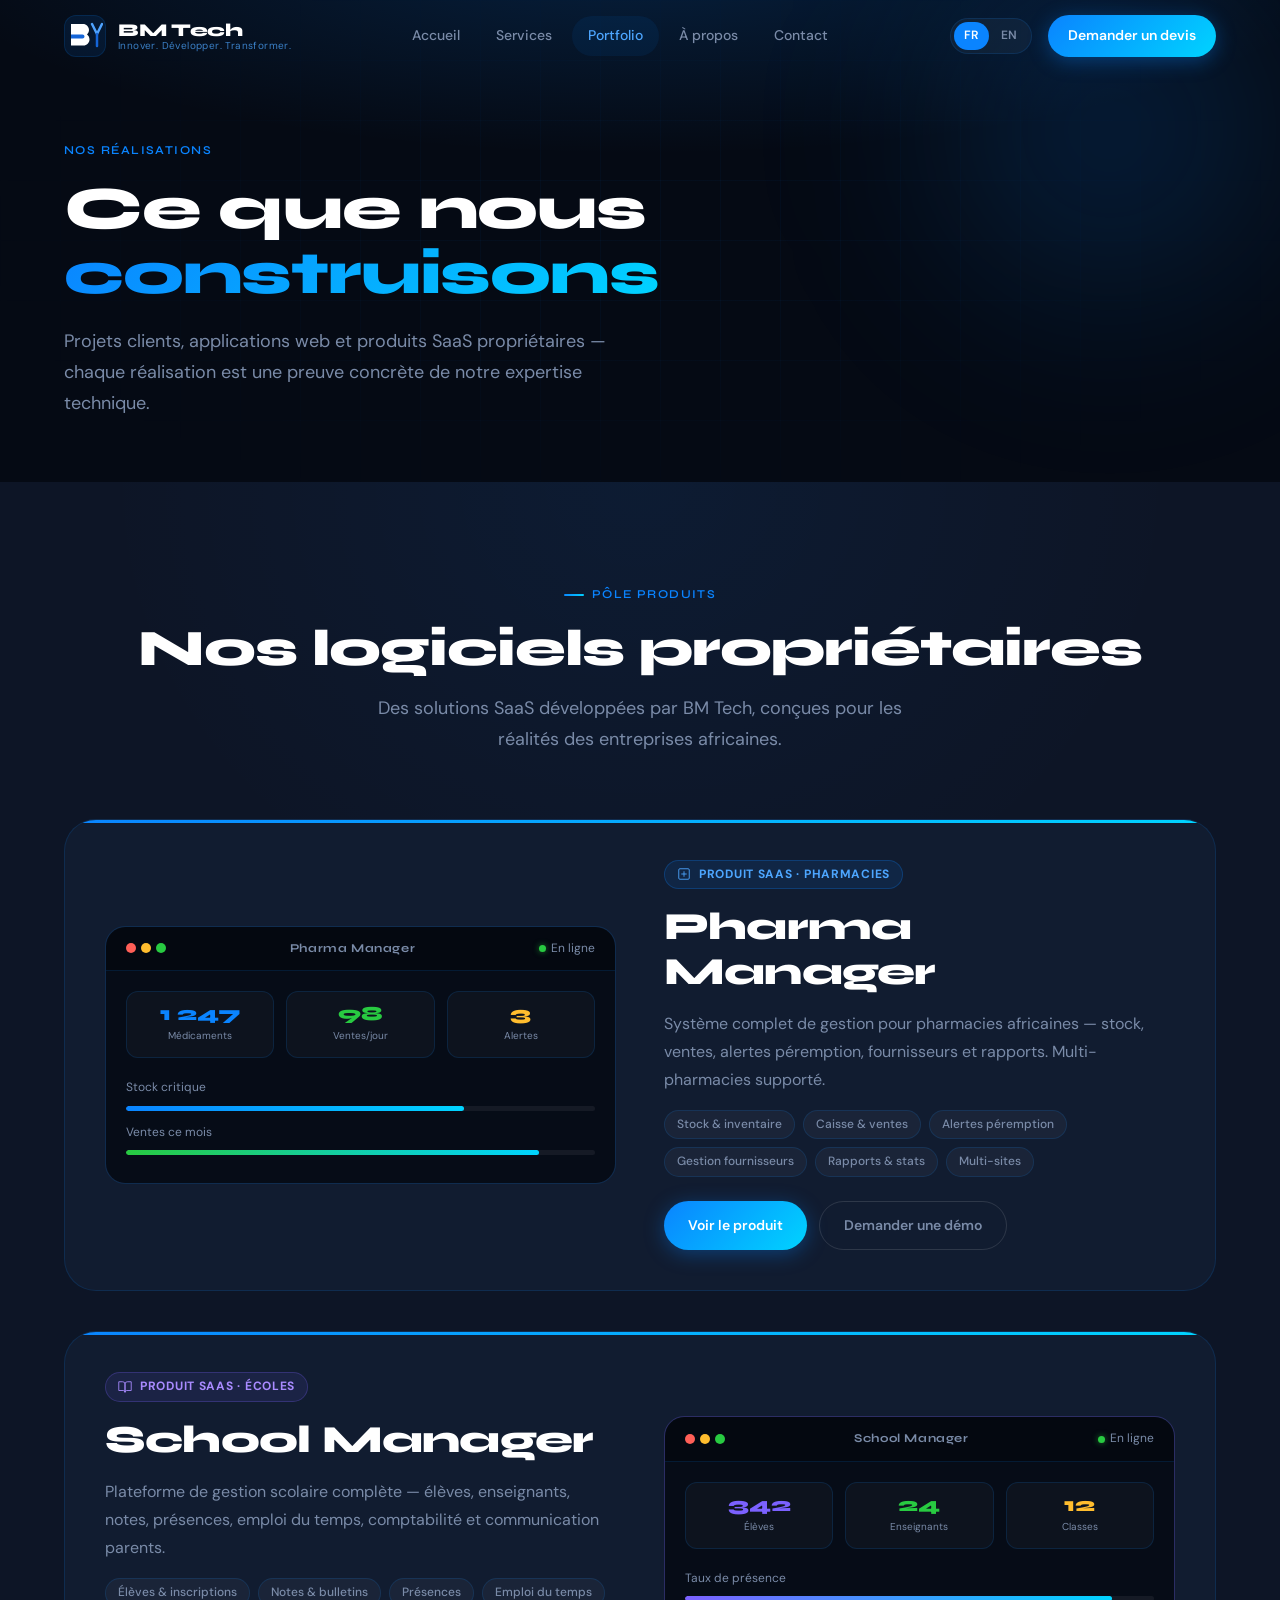
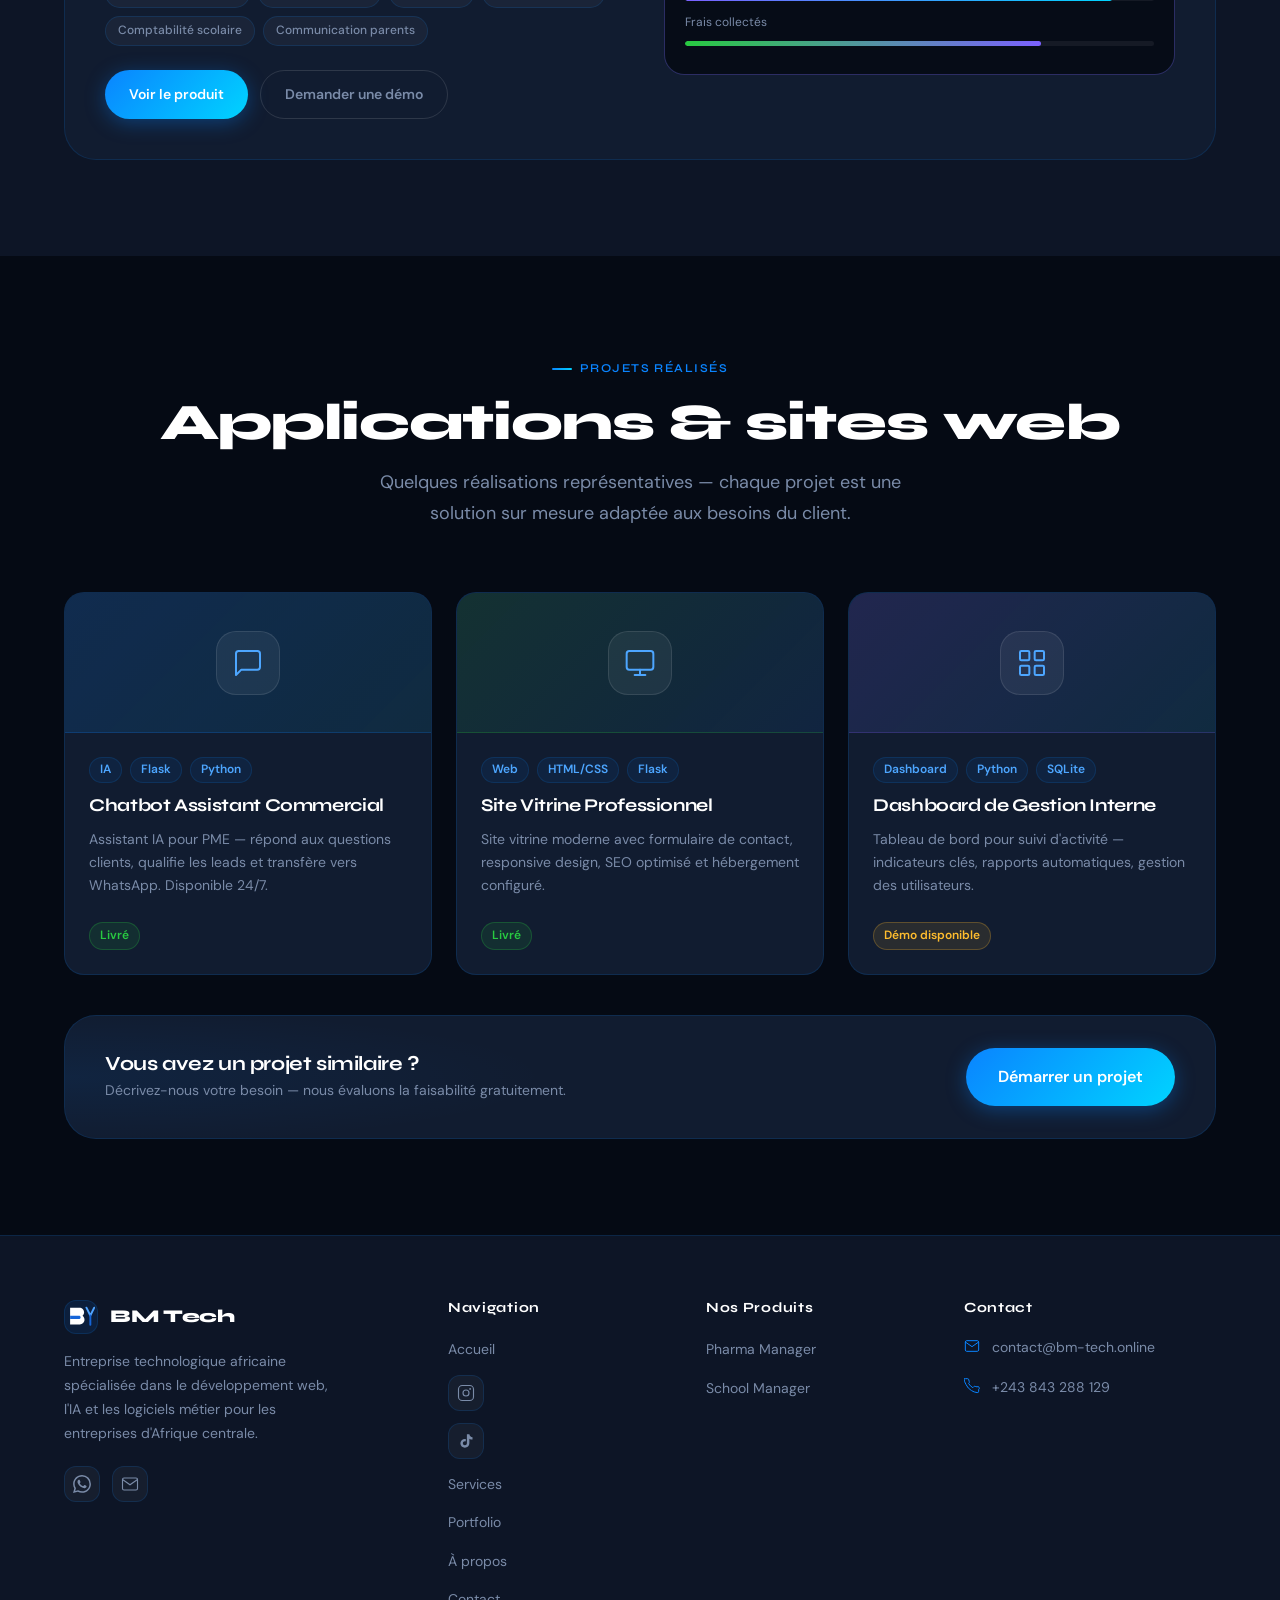
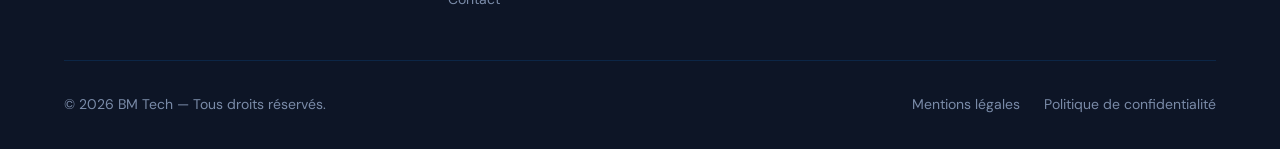
<file: portfolio.html>
<!DOCTYPE html>
<html lang="fr">
<head>
  <meta charset="UTF-8">
  <meta name="viewport" content="width=device-width, initial-scale=1.0">
  <meta name="description" content="Portfolio BM Tech — Projets réalisés, applications web, logiciels métier et produits SaaS développés pour des entreprises en Afrique centrale.">
  <meta property="og:title" content="Portfolio | BM Tech">
  <meta property="og:type" content="website">
  <title>Portfolio | BM Tech — Nos Réalisations</title>
  <link rel="stylesheet" href="static/style.css">
  <link rel="preconnect" href="https://fonts.googleapis.com">
  <link href="https://fonts.googleapis.com/css2?family=Syne:wght@400;600;700;800&family=DM+Sans:ital,opsz,wght@0,9..40,300;0,9..40,400;0,9..40,500&display=swap" rel="stylesheet">
</head>
<body>

  <!-- NAVBAR -->
  <header class="navbar-wrapper" id="navbar">
    <nav class="navbar container">
      <a href="index.html" class="logo" aria-label="BM Tech">
        <div class="logo-icon">
          <svg width="36" height="36" viewBox="0 0 36 36" fill="none" aria-hidden="true">
            <path d="M4 6H16C19.3 6 22 8.7 22 12C22 13.8 21.2 15.4 20 16.5C21.5 17.6 22.5 19.4 22.5 21.5C22.5 24.8 19.8 27.5 16.5 27.5H4V6Z" fill="white"/>
            <path d="M4 16.5H15.5C16.6 16.5 17.5 17.4 17.5 18.5C17.5 19.6 16.6 20.5 15.5 20.5H4V16.5Z" fill="#1565D8"/>
            <path d="M25 6L30 16L35 6" stroke="#4FA3FF" stroke-width="2.5" stroke-linecap="round" stroke-linejoin="round" fill="none"/>
            <path d="M30 16V28" stroke="#1565D8" stroke-width="2.5" stroke-linecap="round"/>
          </svg>
        </div>
        <div class="logo-text">
          <span class="logo-name">BM Tech</span>
          <span class="logo-tagline">Innover. Développer. Transformer.</span>
        </div>
      </a>
      <ul class="nav-links" id="nav-links">
        <li><a href="index.html" class="nav-link">Accueil</a></li>
        <li><a href="services.html" class="nav-link">Services</a></li>
        <li><a href="portfolio.html" class="nav-link active">Portfolio</a></li>
        <li><a href="about.html" class="nav-link">À propos</a></li>
        <li><a href="contact.html" class="nav-link">Contact</a></li>
      </ul>
      <div class="nav-actions">
        <div class="lang-switch">
          <button class="lang-btn active" onclick="setLanguage('fr')">FR</button>
          <button class="lang-btn" onclick="setLanguage('en')">EN</button>
        </div>
        <a href="contact.html" class="btn btn-primary nav-cta">Demander un devis</a>
      </div>
      <button class="hamburger" id="hamburger" onclick="toggleMenu()" aria-label="Menu" aria-expanded="false">
        <span></span><span></span><span></span>
      </button>
    </nav>
  </header>
  <div class="mobile-overlay" id="mobile-overlay" onclick="toggleMenu()"></div>

  <!-- PAGE HERO -->
  <section class="page-hero">
    <div class="hero-orb hero-orb--1" aria-hidden="true"></div>
    <div class="container page-hero-inner">
      <div class="page-hero-content reveal">
        <div class="section-label">Nos Réalisations</div>
        <h1 class="page-hero-title">Ce que nous <span class="about-title-accent">construisons</span></h1>
        <p class="page-hero-sub">Projets clients, applications web et produits SaaS propriétaires — chaque réalisation est une preuve concrète de notre expertise technique.</p>
      </div>
    </div>
  </section>

  <!-- PRODUITS SAAS — Section flagship -->
  <section class="section portfolio-products-section">
    <div class="container">
      <div class="section-header reveal">
        <div class="section-label">Pôle Produits</div>
        <h2 class="section-title">Nos logiciels propriétaires</h2>
        <p class="section-sub">Des solutions SaaS développées par BM Tech, conçues pour les réalités des entreprises africaines.</p>
      </div>

      <div class="products-showcase">

        <!-- Pharma Manager -->
        <article class="product-showcase-card reveal" data-delay="0">
          <div class="psc-visual psc-visual--pharma" aria-hidden="true">
            <div class="psc-mockup">
              <div class="pscm-header">
                <div class="pscm-dots"><span></span><span></span><span></span></div>
                <span class="pscm-title">Pharma Manager</span>
                <div class="pscm-status"><span class="status-dot status-dot--green"></span>En ligne</div>
              </div>
              <div class="pscm-body">
                <div class="pscm-stat-row">
                  <div class="pscm-stat"><span class="pscm-num" style="color:#0A84FF">1 247</span><span>Médicaments</span></div>
                  <div class="pscm-stat"><span class="pscm-num" style="color:#28CA41">98</span><span>Ventes/jour</span></div>
                  <div class="pscm-stat"><span class="pscm-num" style="color:#FFBD2E">3</span><span>Alertes</span></div>
                </div>
                <div class="pscm-bar-label">Stock critique</div>
                <div class="pscm-bar"><div class="pscm-bar-fill" style="width:72%;background:linear-gradient(90deg,#0A84FF,#00D4FF)"></div></div>
                <div class="pscm-bar-label">Ventes ce mois</div>
                <div class="pscm-bar"><div class="pscm-bar-fill" style="width:88%;background:linear-gradient(90deg,#28CA41,#00D4FF)"></div></div>
              </div>
            </div>
          </div>
          <div class="psc-content">
            <div class="psc-badge psc-badge--pharma">
              <svg width="14" height="14" viewBox="0 0 24 24" fill="none"><path d="M19 3H5a2 2 0 00-2 2v14a2 2 0 002 2h14a2 2 0 002-2V5a2 2 0 00-2-2z" stroke="currentColor" stroke-width="1.5"/><path d="M12 8v8M8 12h8" stroke="currentColor" stroke-width="1.5" stroke-linecap="round"/></svg>
              Produit SaaS · Pharmacies
            </div>
            <h3 class="psc-title">Pharma Manager</h3>
            <p class="psc-desc">Système complet de gestion pour pharmacies africaines — stock, ventes, alertes péremption, fournisseurs et rapports. Multi-pharmacies supporté.</p>
            <div class="psc-features">
              <span>Stock & inventaire</span>
              <span>Caisse & ventes</span>
              <span>Alertes péremption</span>
              <span>Gestion fournisseurs</span>
              <span>Rapports & stats</span>
              <span>Multi-sites</span>
            </div>
            <div class="psc-actions">
              <a href="pharma-manager.html" class="btn btn-primary">Voir le produit</a>
              <a href="contact.html?service=pharma" class="btn btn-ghost">Demander une démo</a>
            </div>
          </div>
        </article>

        <!-- School Manager -->
        <article class="product-showcase-card product-showcase-card--reverse reveal" data-delay="1">
          <div class="psc-visual psc-visual--school" aria-hidden="true">
            <div class="psc-mockup">
              <div class="pscm-header">
                <div class="pscm-dots"><span></span><span></span><span></span></div>
                <span class="pscm-title">School Manager</span>
                <div class="pscm-status"><span class="status-dot status-dot--green"></span>En ligne</div>
              </div>
              <div class="pscm-body">
                <div class="pscm-stat-row">
                  <div class="pscm-stat"><span class="pscm-num" style="color:#7B61FF">342</span><span>Élèves</span></div>
                  <div class="pscm-stat"><span class="pscm-num" style="color:#28CA41">24</span><span>Enseignants</span></div>
                  <div class="pscm-stat"><span class="pscm-num" style="color:#FFBD2E">12</span><span>Classes</span></div>
                </div>
                <div class="pscm-bar-label">Taux de présence</div>
                <div class="pscm-bar"><div class="pscm-bar-fill" style="width:91%;background:linear-gradient(90deg,#7B61FF,#00D4FF)"></div></div>
                <div class="pscm-bar-label">Frais collectés</div>
                <div class="pscm-bar"><div class="pscm-bar-fill" style="width:76%;background:linear-gradient(90deg,#28CA41,#7B61FF)"></div></div>
              </div>
            </div>
          </div>
          <div class="psc-content">
            <div class="psc-badge psc-badge--school">
              <svg width="14" height="14" viewBox="0 0 24 24" fill="none"><path d="M2 3h6a4 4 0 014 4v14a3 3 0 00-3-3H2z" stroke="currentColor" stroke-width="1.5" stroke-linecap="round" stroke-linejoin="round"/><path d="M22 3h-6a4 4 0 00-4 4v14a3 3 0 013-3h7z" stroke="currentColor" stroke-width="1.5" stroke-linecap="round" stroke-linejoin="round"/></svg>
              Produit SaaS · Écoles
            </div>
            <h3 class="psc-title">School Manager</h3>
            <p class="psc-desc">Plateforme de gestion scolaire complète — élèves, enseignants, notes, présences, emploi du temps, comptabilité et communication parents.</p>
            <div class="psc-features">
              <span>Élèves & inscriptions</span>
              <span>Notes & bulletins</span>
              <span>Présences</span>
              <span>Emploi du temps</span>
              <span>Comptabilité scolaire</span>
              <span>Communication parents</span>
            </div>
            <div class="psc-actions">
              <a href="school-manager.html" class="btn btn-primary">Voir le produit</a>
              <a href="contact.html?service=school" class="btn btn-ghost">Demander une démo</a>
            </div>
          </div>
        </article>

      </div>
    </div>
  </section>

  <!-- PROJETS CLIENTS & DÉMO -->
  <section class="section portfolio-projects-section">
    <div class="container">
      <div class="section-header reveal">
        <div class="section-label">Projets réalisés</div>
        <h2 class="section-title">Applications & sites web</h2>
        <p class="section-sub">Quelques réalisations représentatives — chaque projet est une solution sur mesure adaptée aux besoins du client.</p>
      </div>

      <div class="projects-grid">

        <article class="project-card reveal" data-delay="0">
          <div class="project-card-visual project-visual--chatbot" aria-hidden="true">
            <div class="pv-icon">
              <svg width="32" height="32" viewBox="0 0 24 24" fill="none"><path d="M21 15a2 2 0 01-2 2H7l-4 4V5a2 2 0 012-2h14a2 2 0 012 2z" stroke="currentColor" stroke-width="1.5" stroke-linecap="round" stroke-linejoin="round"/></svg>
            </div>
          </div>
          <div class="project-card-body">
            <div class="project-tags">
              <span class="project-tag">IA</span>
              <span class="project-tag">Flask</span>
              <span class="project-tag">Python</span>
            </div>
            <h3>Chatbot Assistant Commercial</h3>
            <p>Assistant IA pour PME — répond aux questions clients, qualifie les leads et transfère vers WhatsApp. Disponible 24/7.</p>
            <div class="project-meta">
              <span class="project-status project-status--done">Livré</span>
            </div>
          </div>
        </article>

        <article class="project-card reveal" data-delay="1">
          <div class="project-card-visual project-visual--web" aria-hidden="true">
            <div class="pv-icon">
              <svg width="32" height="32" viewBox="0 0 24 24" fill="none"><rect x="2" y="3" width="20" height="14" rx="2" stroke="currentColor" stroke-width="1.5"/><path d="M8 21h8M12 17v4" stroke="currentColor" stroke-width="1.5" stroke-linecap="round"/></svg>
            </div>
          </div>
          <div class="project-card-body">
            <div class="project-tags">
              <span class="project-tag">Web</span>
              <span class="project-tag">HTML/CSS</span>
              <span class="project-tag">Flask</span>
            </div>
            <h3>Site Vitrine Professionnel</h3>
            <p>Site vitrine moderne avec formulaire de contact, responsive design, SEO optimisé et hébergement configuré.</p>
            <div class="project-meta">
              <span class="project-status project-status--done">Livré</span>
            </div>
          </div>
        </article>

        <article class="project-card reveal" data-delay="2">
          <div class="project-card-visual project-visual--dashboard" aria-hidden="true">
            <div class="pv-icon">
              <svg width="32" height="32" viewBox="0 0 24 24" fill="none"><rect x="3" y="3" width="7" height="7" rx="1" stroke="currentColor" stroke-width="1.5"/><rect x="14" y="3" width="7" height="7" rx="1" stroke="currentColor" stroke-width="1.5"/><rect x="3" y="14" width="7" height="7" rx="1" stroke="currentColor" stroke-width="1.5"/><rect x="14" y="14" width="7" height="7" rx="1" stroke="currentColor" stroke-width="1.5"/></svg>
            </div>
          </div>
          <div class="project-card-body">
            <div class="project-tags">
              <span class="project-tag">Dashboard</span>
              <span class="project-tag">Python</span>
              <span class="project-tag">SQLite</span>
            </div>
            <h3>Dashboard de Gestion Interne</h3>
            <p>Tableau de bord pour suivi d'activité — indicateurs clés, rapports automatiques, gestion des utilisateurs.</p>
            <div class="project-meta">
              <span class="project-status project-status--demo">Démo disponible</span>
            </div>
          </div>
        </article>

      </div>

      <!-- CTA portfolio -->
      <div class="portfolio-cta reveal">
        <div class="portfolio-cta-inner">
          <div>
            <h3>Vous avez un projet similaire ?</h3>
            <p>Décrivez-nous votre besoin — nous évaluons la faisabilité gratuitement.</p>
          </div>
          <a href="contact.html" class="btn btn-primary btn-lg">Démarrer un projet</a>
        </div>
      </div>

    </div>
  </section>

  <!-- FOOTER -->
  <footer class="footer">
    <div class="container">
      <div class="footer-grid">
        <div class="footer-brand">
          <a href="index.html" class="logo footer-logo" aria-label="BM Tech">
            <div class="logo-icon logo-icon--sm">
              <svg width="28" height="28" viewBox="0 0 36 36" fill="none"><path d="M4 6H16C19.3 6 22 8.7 22 12C22 13.8 21.2 15.4 20 16.5C21.5 17.6 22.5 19.4 22.5 21.5C22.5 24.8 19.8 27.5 16.5 27.5H4V6Z" fill="white"/><path d="M4 16.5H15.5C16.6 16.5 17.5 17.4 17.5 18.5C17.5 19.6 16.6 20.5 15.5 20.5H4V16.5Z" fill="#1565D8"/><path d="M25 6L30 16L35 6" stroke="#4FA3FF" stroke-width="2.5" stroke-linecap="round" stroke-linejoin="round" fill="none"/><path d="M30 16V28" stroke="#1565D8" stroke-width="2.5" stroke-linecap="round"/></svg>
            </div>
            <span class="logo-name">BM Tech</span>
          </a>
          <p class="footer-desc">Entreprise technologique africaine spécialisée dans le développement web, l'IA et les logiciels métier pour les entreprises d'Afrique centrale.</p>
          <div class="footer-social">
            <a href="https://wa.me/243843288129" class="social-link" aria-label="WhatsApp" target="_blank" rel="noopener"><svg width="18" height="18" viewBox="0 0 24 24" fill="currentColor"><path d="M17.472 14.382c-.297-.149-1.758-.867-2.03-.967-.273-.099-.471-.148-.67.15-.197.297-.767.966-.94 1.164-.173.199-.347.223-.644.075-.297-.15-1.255-.463-2.39-1.475-.883-.788-1.48-1.761-1.653-2.059-.173-.297-.018-.458.13-.606.134-.133.298-.347.446-.52.149-.174.198-.298.298-.497.099-.198.05-.371-.025-.52-.075-.149-.669-1.612-.916-2.207-.242-.579-.487-.5-.669-.51-.173-.008-.371-.01-.57-.01-.198 0-.52.074-.792.372-.272.297-1.04 1.016-1.04 2.479 0 1.462 1.065 2.875 1.213 3.074.149.198 2.096 3.2 5.077 4.487.709.306 1.262.489 1.694.625.712.227 1.36.195 1.871.118.571-.085 1.758-.719 2.006-1.413.248-.694.248-1.289.173-1.413-.074-.124-.272-.198-.57-.347m-5.421 7.403h-.004a9.87 9.87 0 01-5.031-1.378l-.361-.214-3.741.982.998-3.648-.235-.374a9.86 9.86 0 01-1.51-5.26c.001-5.45 4.436-9.884 9.888-9.884 2.64 0 5.122 1.03 6.988 2.898a9.825 9.825 0 012.893 6.994c-.003 5.45-4.437 9.884-9.885 9.884m8.413-18.297A11.815 11.815 0 0012.05 0C5.495 0 .16 5.335.157 11.892c0 2.096.547 4.142 1.588 5.945L.057 24l6.305-1.654a11.882 11.882 0 005.683 1.448h.005c6.554 0 11.89-5.335 11.893-11.893a11.821 11.821 0 00-3.48-8.413z"/></svg></a>
            <a href="mailto:contact@bm-tech.online" class="social-link" aria-label="Email"><svg width="18" height="18" viewBox="0 0 24 24" fill="none"><path d="M4 4h16c1.1 0 2 .9 2 2v12c0 1.1-.9 2-2 2H4c-1.1 0-2-.9-2-2V6c0-1.1.9-2 2-2z" stroke="currentColor" stroke-width="1.5"/><polyline points="22,6 12,13 2,6" stroke="currentColor" stroke-width="1.5" fill="none"/></svg></a>
          </div>
        </div>
        <div class="footer-col">
          <h4 class="footer-col-title">Navigation</h4>
          <ul class="footer-links">
            <li><a href="index.html">Accueil</a></li>
            <a href="https://www.instagram.com/bm_tech_rdc?utm_source=qr" class="social-link" aria-label="Instagram BM Tech" target="_blank" rel="noopener">
              <svg width="18" height="18" viewBox="0 0 24 24" fill="none"><rect x="2" y="2" width="20" height="20" rx="5" stroke="currentColor" stroke-width="1.5"/><circle cx="12" cy="12" r="4" stroke="currentColor" stroke-width="1.5"/><circle cx="17.5" cy="6.5" r="1.2" fill="currentColor"/></svg>
            </a>
            <a href="https://www.tiktok.com/@bm.tech26?_r=1&amp;_t=ZP-96zU8I483t0" class="social-link" aria-label="TikTok BM Tech" target="_blank" rel="noopener">
              <svg width="18" height="18" viewBox="0 0 24 24" fill="currentColor"><path d="M16.5 3c.4 2.2 1.9 3.8 4.2 4v3.1c-1.5.1-2.9-.3-4.2-1.2v6.2c0 3.3-2.7 5.9-6 5.9-3.3 0-6-2.6-6-5.9s2.7-5.9 6-5.9c.4 0 .8 0 1.2.1v3.2c-.4-.1-.8-.2-1.2-.2-1.5 0-2.7 1.2-2.7 2.7s1.2 2.7 2.7 2.7c1.5 0 2.7-1.2 2.7-2.7V3h3.3z"/></svg>
            </a>
            <li><a href="services.html">Services</a></li>
            <li><a href="portfolio.html">Portfolio</a></li>
            <li><a href="about.html">À propos</a></li>
            <li><a href="contact.html">Contact</a></li>
          </ul>
        </div>
        <div class="footer-col">
          <h4 class="footer-col-title">Nos Produits</h4>
          <ul class="footer-links">
            <li><a href="pharma-manager.html">Pharma Manager</a></li>
            <li><a href="school-manager.html">School Manager</a></li>
          </ul>
        </div>
        <div class="footer-col">
          <h4 class="footer-col-title">Contact</h4>
          <ul class="footer-contact-list">
            <li><svg width="16" height="16" viewBox="0 0 24 24" fill="none"><path d="M4 4h16c1.1 0 2 .9 2 2v12c0 1.1-.9 2-2 2H4c-1.1 0-2-.9-2-2V6c0-1.1.9-2 2-2z" stroke="currentColor" stroke-width="1.5"/><polyline points="22,6 12,13 2,6" stroke="currentColor" stroke-width="1.5" fill="none"/></svg><a href="mailto:contact@bm-tech.online">contact@bm-tech.online</a></li>
            <li><svg width="16" height="16" viewBox="0 0 24 24" fill="none"><path d="M22 16.92v3a2 2 0 01-2.18 2 19.79 19.79 0 01-8.63-3.07A19.5 19.5 0 013.07 9.8a19.79 19.79 0 01-3.07-8.7A2 2 0 012.18 1h3a2 2 0 012 1.72c.127.96.361 1.903.7 2.81a2 2 0 01-.45 2.11L6.91 8.15a16 16 0 006.29 6.29l1.41-1.42a2 2 0 012.11-.45c.907.339 1.85.573 2.81.7A2 2 0 0122 16.92z" stroke="currentColor" stroke-width="1.5"/></svg><a href="tel:+243843288129">+243 843 288 129</a></li>
          </ul>
        </div>
      </div>
      <div class="footer-bottom">
        <p>&copy; 2026 BM Tech — Tous droits réservés.</p>
        <div class="footer-legal">
          <a href="legal.html">Mentions légales</a>
          <a href="legal.html#privacy">Politique de confidentialité</a>
        </div>
      </div>
    </div>
  </footer>
  <script src="static/script.js"></script>
</body>
</html>
</file>
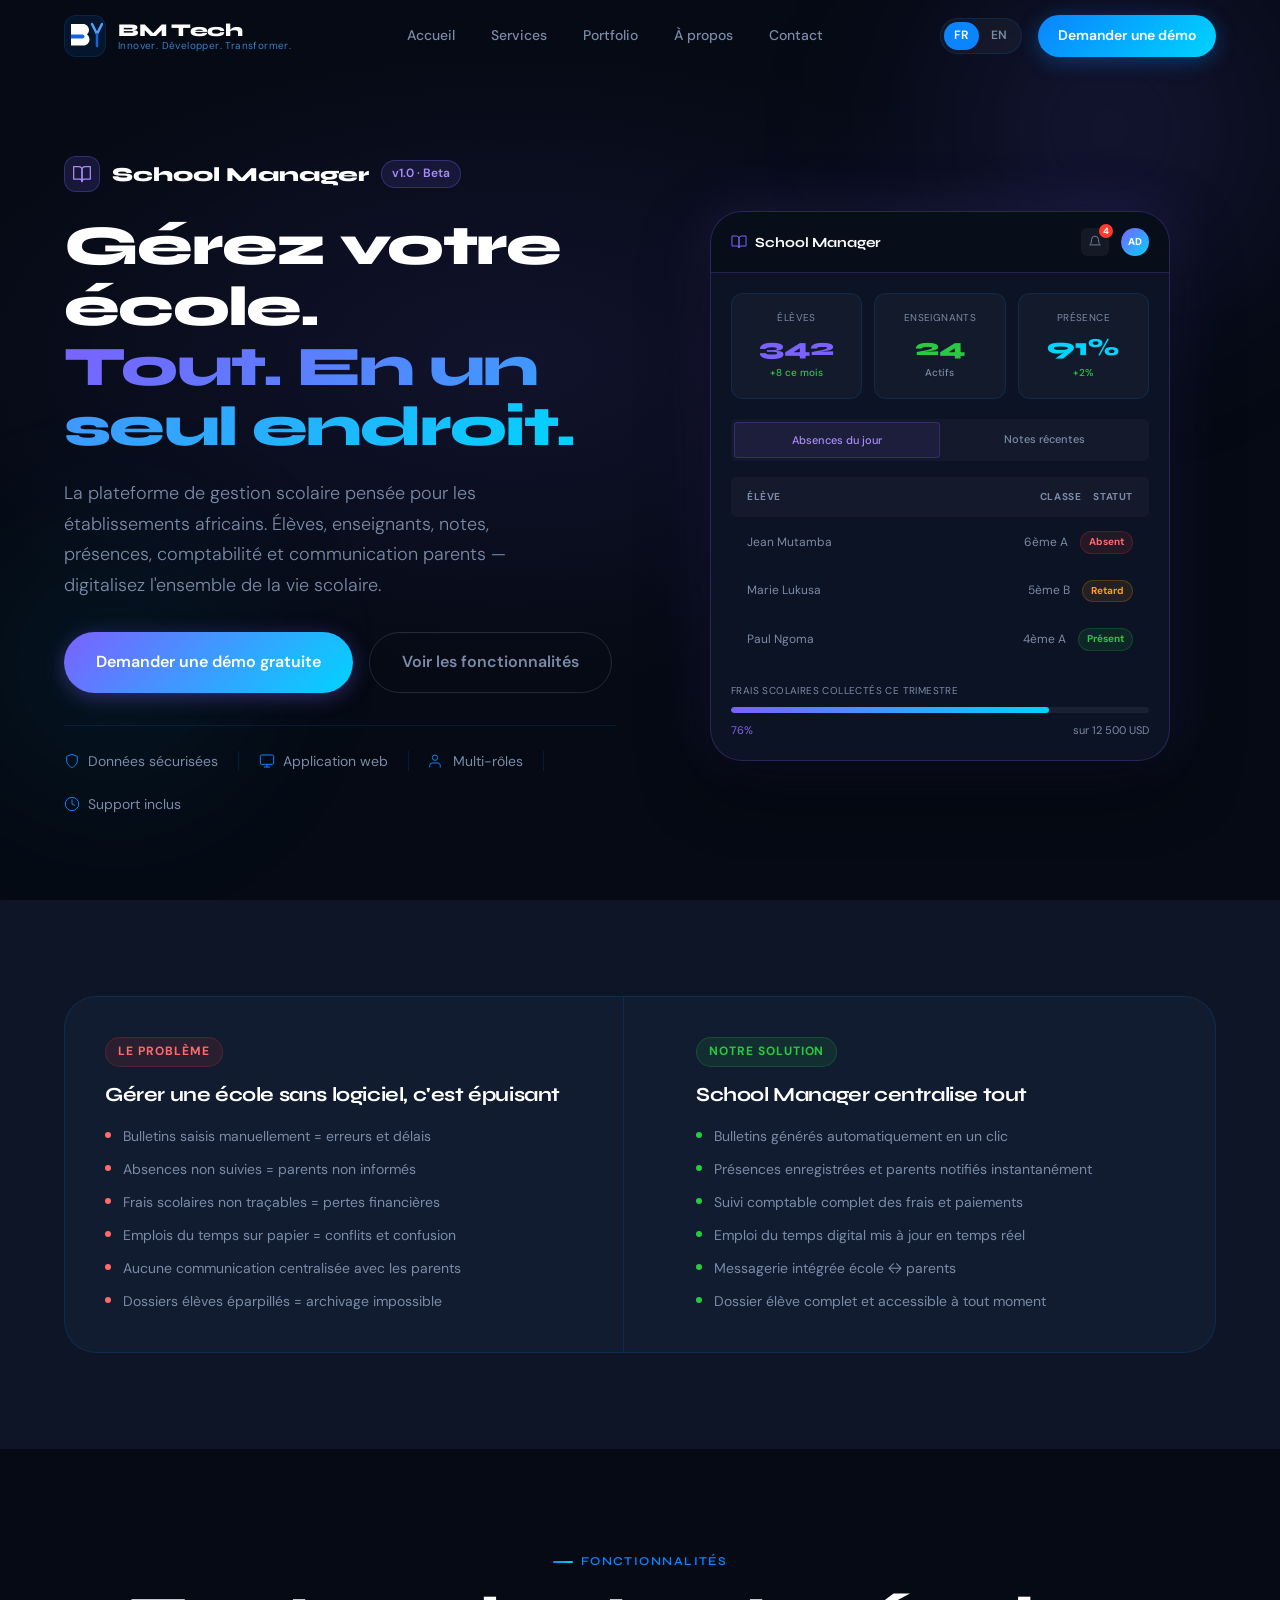
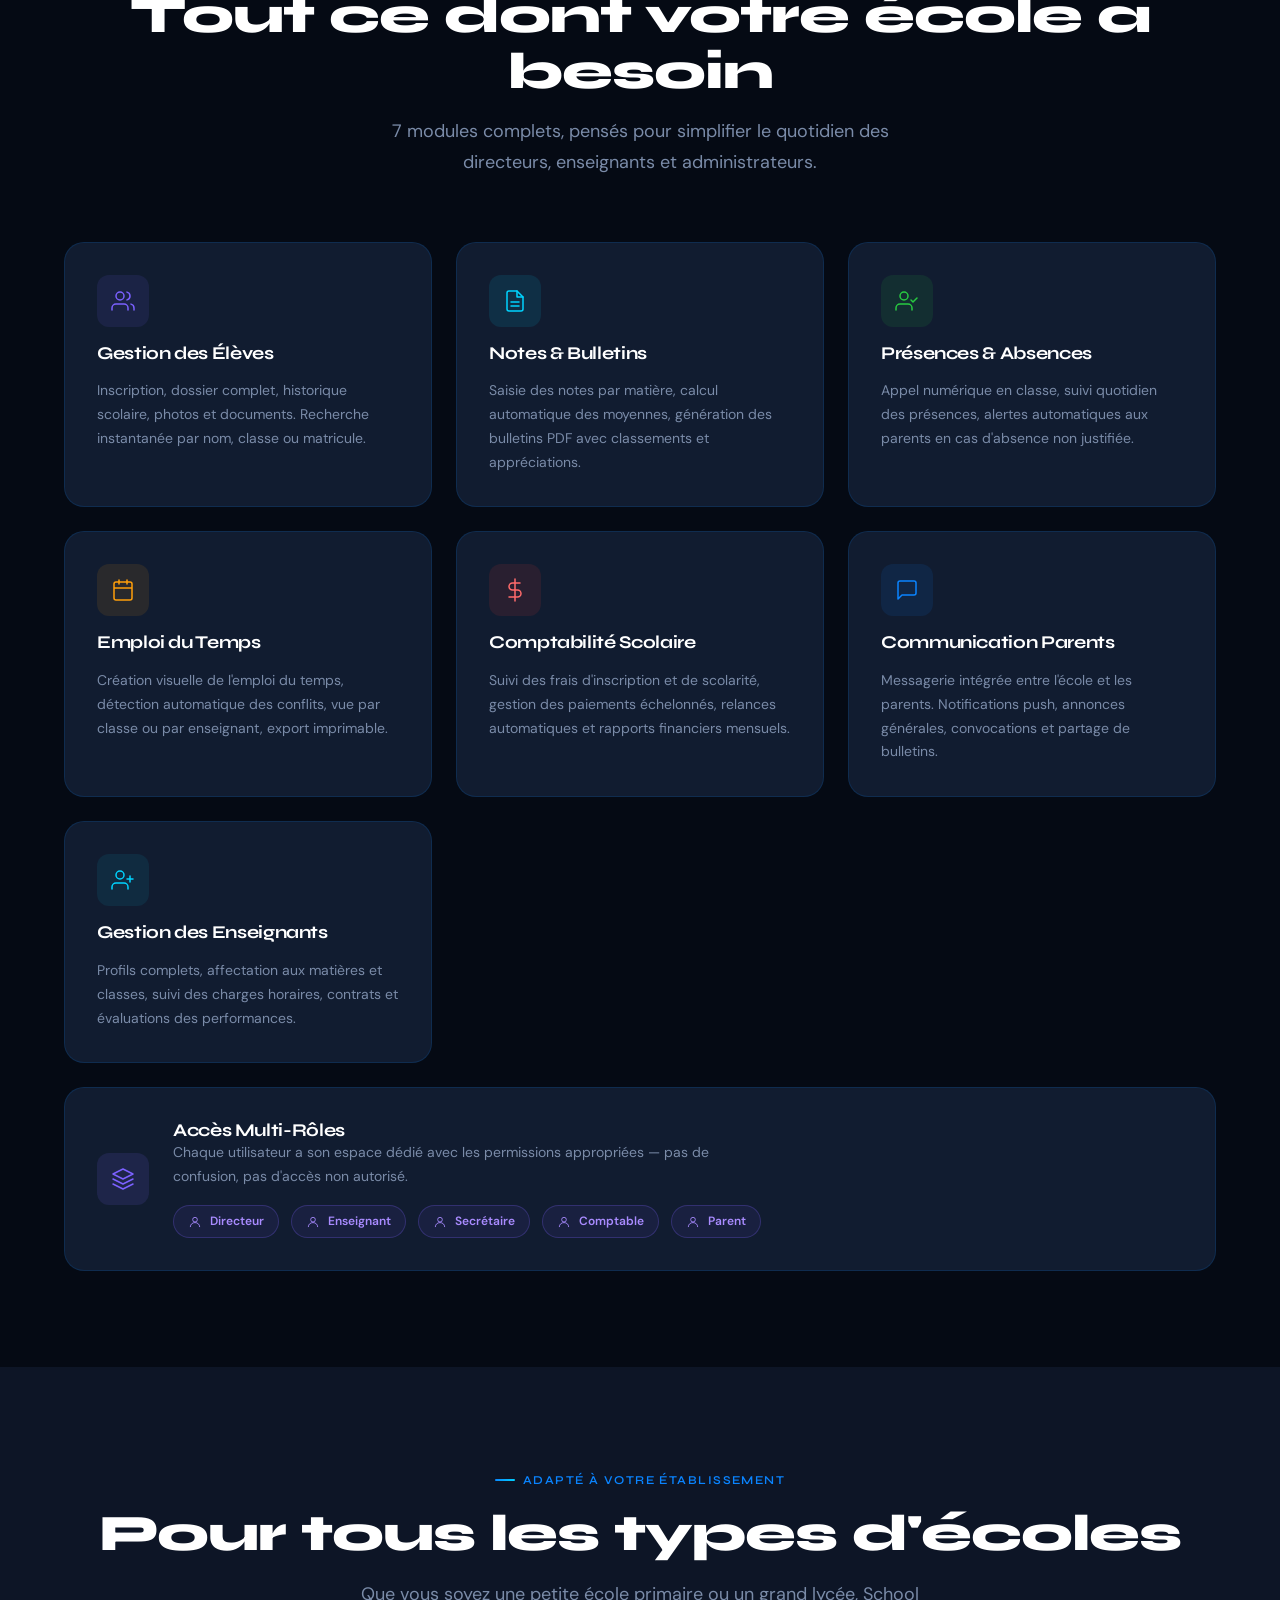
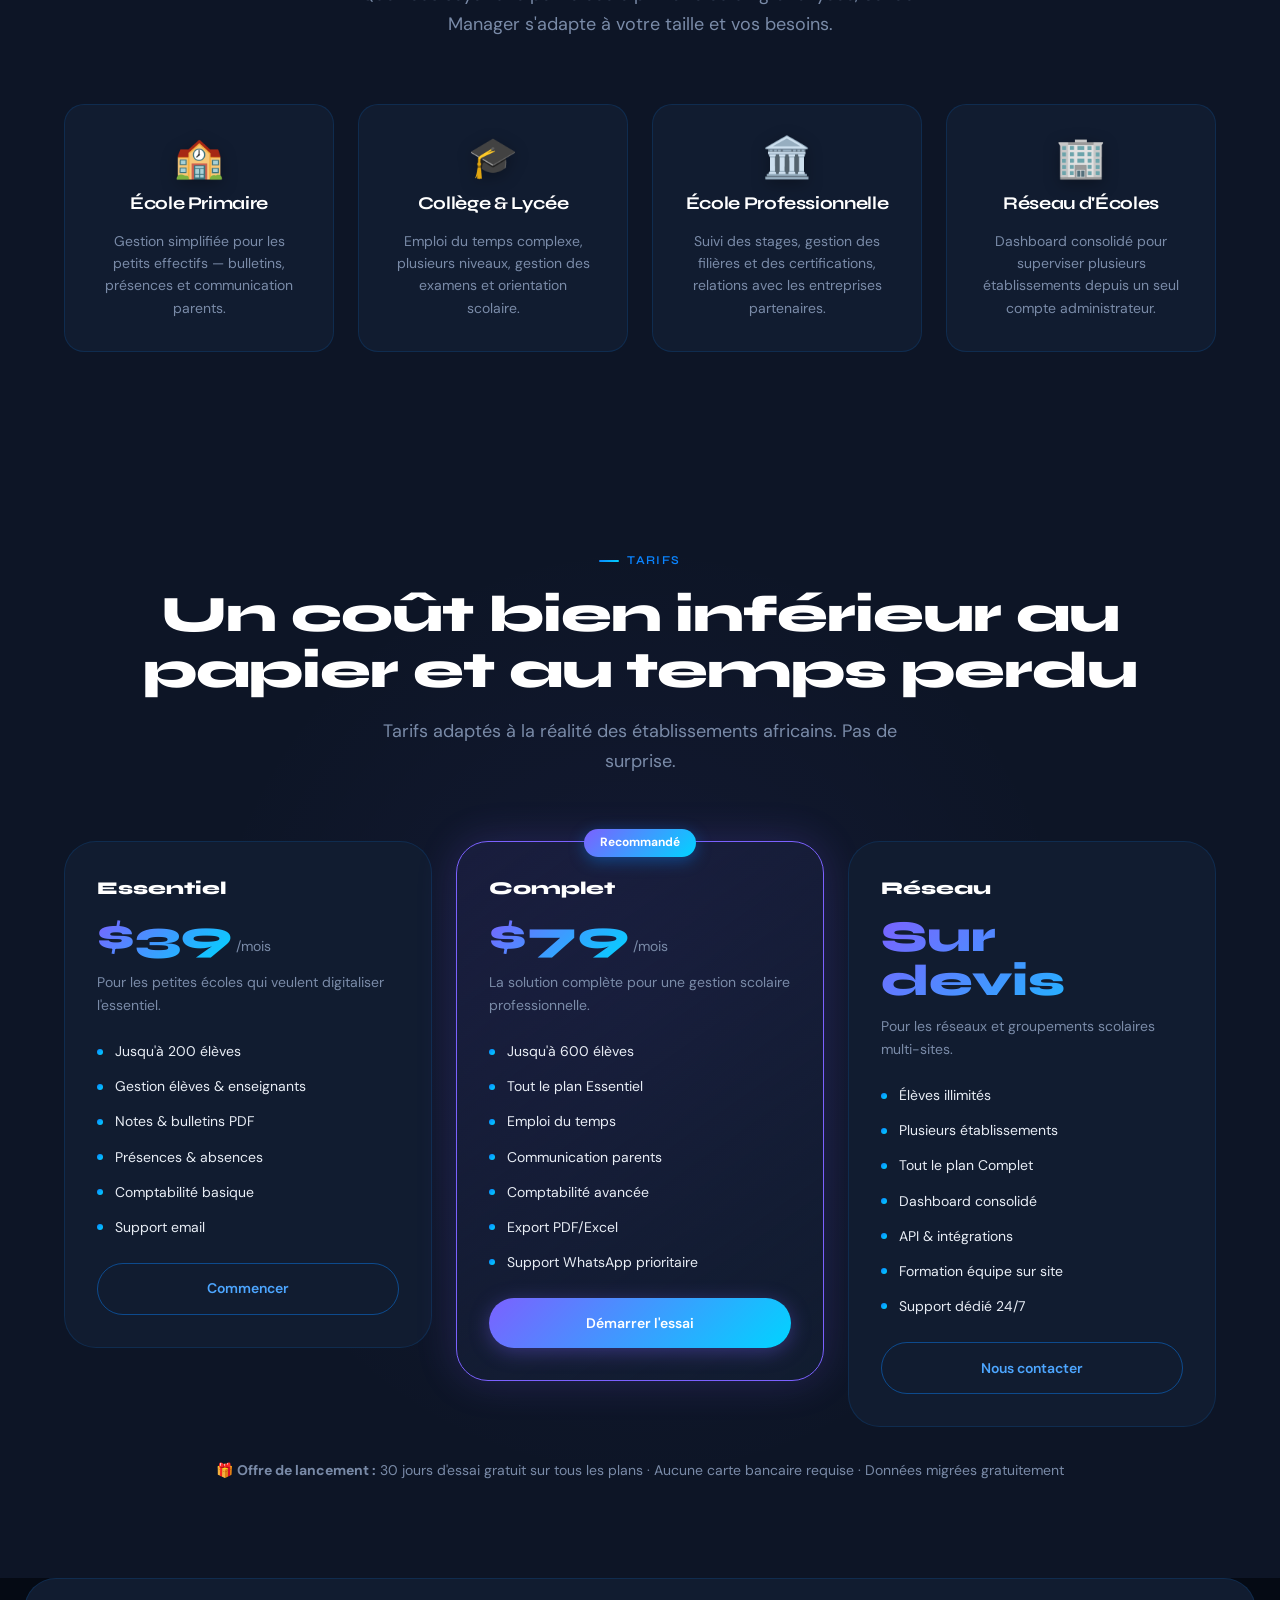
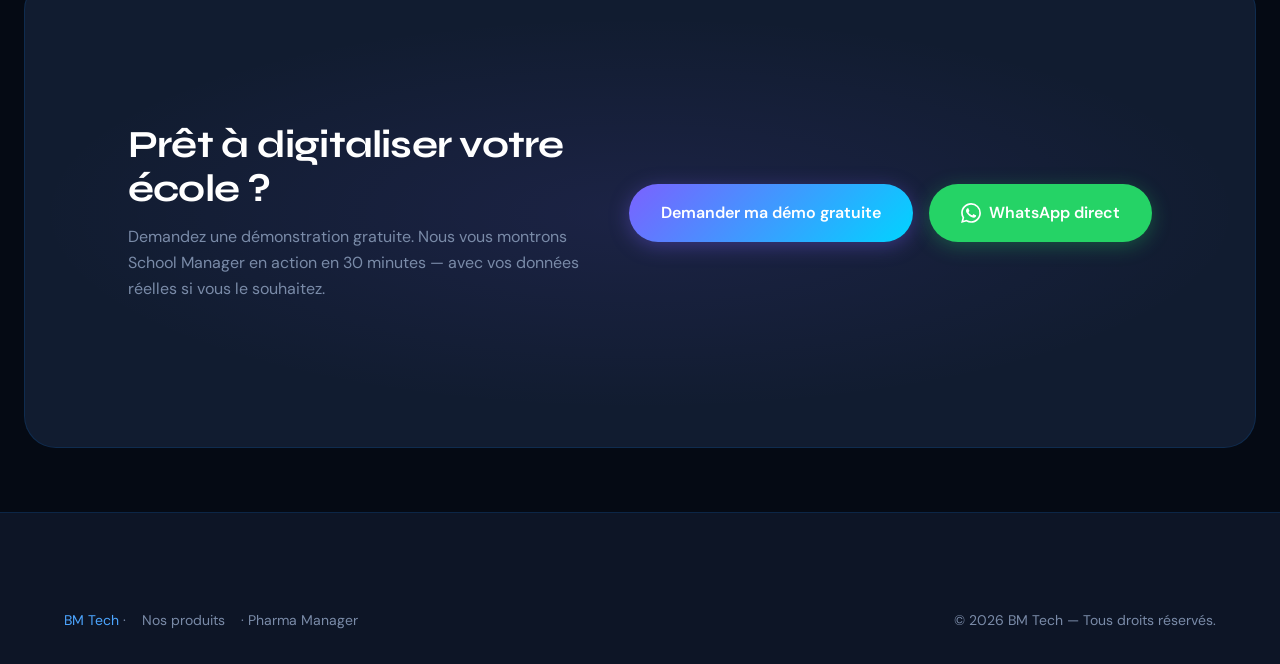
<file: school-manager.html>
<!DOCTYPE html>
<html lang="fr">
<head>
  <meta charset="UTF-8">
  <meta name="viewport" content="width=device-width, initial-scale=1.0">
  <meta name="description" content="School Manager — Logiciel de gestion scolaire en Afrique. Élèves, notes, présences, emploi du temps, comptabilité et communication parents. Solution SaaS par BM Tech.">
  <meta property="og:title" content="School Manager | Logiciel de gestion scolaire — BM Tech">
  <meta property="og:type" content="website">
  <title>School Manager | Gestion Scolaire — BM Tech</title>
  <link rel="stylesheet" href="static/style.css">
  <link rel="preconnect" href="https://fonts.googleapis.com">
  <link href="https://fonts.googleapis.com/css2?family=Syne:wght@400;600;700;800&family=DM+Sans:ital,opsz,wght@0,9..40,300;0,9..40,400;0,9..40,500&display=swap" rel="stylesheet">
</head>
<body class="product-page product-page--school">

  <!-- NAVBAR -->
  <header class="navbar-wrapper" id="navbar">
    <nav class="navbar container">
      <a href="index.html" class="logo" aria-label="BM Tech">
        <div class="logo-icon">
          <svg width="36" height="36" viewBox="0 0 36 36" fill="none" aria-hidden="true">
            <path d="M4 6H16C19.3 6 22 8.7 22 12C22 13.8 21.2 15.4 20 16.5C21.5 17.6 22.5 19.4 22.5 21.5C22.5 24.8 19.8 27.5 16.5 27.5H4V6Z" fill="white"/>
            <path d="M4 16.5H15.5C16.6 16.5 17.5 17.4 17.5 18.5C17.5 19.6 16.6 20.5 15.5 20.5H4V16.5Z" fill="#1565D8"/>
            <path d="M25 6L30 16L35 6" stroke="#4FA3FF" stroke-width="2.5" stroke-linecap="round" stroke-linejoin="round" fill="none"/>
            <path d="M30 16V28" stroke="#1565D8" stroke-width="2.5" stroke-linecap="round"/>
          </svg>
        </div>
        <div class="logo-text">
          <span class="logo-name">BM Tech</span>
          <span class="logo-tagline">Innover. Développer. Transformer.</span>
        </div>
      </a>
      <ul class="nav-links" id="nav-links">
        <li><a href="index.html" class="nav-link">Accueil</a></li>
        <li><a href="services.html" class="nav-link">Services</a></li>
        <li><a href="portfolio.html" class="nav-link">Portfolio</a></li>
        <li><a href="about.html" class="nav-link">À propos</a></li>
        <li><a href="contact.html" class="nav-link">Contact</a></li>
      </ul>
      <div class="nav-actions">
        <div class="lang-switch">
          <button class="lang-btn active" onclick="setLanguage('fr')">FR</button>
          <button class="lang-btn" onclick="setLanguage('en')">EN</button>
        </div>
        <a href="contact.html?service=school" class="btn btn-primary nav-cta">Demander une démo</a>
      </div>
      <button class="hamburger" id="hamburger" onclick="toggleMenu()" aria-label="Menu" aria-expanded="false">
        <span></span><span></span><span></span>
      </button>
    </nav>
  </header>
  <div class="mobile-overlay" id="mobile-overlay" onclick="toggleMenu()"></div>


  <!-- ═══════════════════════════════════════════
       PRODUCT HERO
  ═══════════════════════════════════════════ -->
  <section class="product-hero product-hero--school">
    <div class="hero-orb school-orb--1" aria-hidden="true"></div>
    <div class="hero-orb school-orb--2" aria-hidden="true"></div>

    <div class="container product-hero-inner">

      <!-- Content -->
      <div class="product-hero-content reveal">
        <div class="product-eyebrow">
          <div class="product-logo-badge product-logo-badge--school">
            <svg width="20" height="20" viewBox="0 0 24 24" fill="none">
              <path d="M2 3h6a4 4 0 014 4v14a3 3 0 00-3-3H2z" stroke="currentColor" stroke-width="1.5" stroke-linecap="round" stroke-linejoin="round"/>
              <path d="M22 3h-6a4 4 0 00-4 4v14a3 3 0 013-3h7z" stroke="currentColor" stroke-width="1.5" stroke-linecap="round" stroke-linejoin="round"/>
            </svg>
          </div>
          <span>School Manager</span>
          <div class="product-version-tag product-version-tag--school">v1.0 · Beta</div>
        </div>

        <h1 class="product-hero-title">
          Gérez votre école.<br>
          <span class="school-accent">Tout. En un seul endroit.</span>
        </h1>

        <p class="product-hero-sub">
          La plateforme de gestion scolaire pensée pour les établissements africains. Élèves, enseignants, notes, présences, comptabilité et communication parents — digitalisez l'ensemble de la vie scolaire.
        </p>

        <div class="product-hero-actions">
          <a href="contact.html?service=school&type=demo" class="btn btn-school btn-lg">Demander une démo gratuite</a>
          <a href="#features" class="btn btn-ghost btn-lg">Voir les fonctionnalités</a>
        </div>

        <div class="product-trust-bar">
          <div class="ptb-item">
            <svg width="16" height="16" viewBox="0 0 24 24" fill="none"><path d="M12 22s8-4 8-10V5l-8-3-8 3v7c0 6 8 10 8 10z" stroke="currentColor" stroke-width="1.5"/></svg>
            <span>Données sécurisées</span>
          </div>
          <div class="ptb-sep" aria-hidden="true"></div>
          <div class="ptb-item">
            <svg width="16" height="16" viewBox="0 0 24 24" fill="none"><rect x="2" y="3" width="20" height="14" rx="2" stroke="currentColor" stroke-width="1.5"/><path d="M8 21h8M12 17v4" stroke="currentColor" stroke-width="1.5" stroke-linecap="round"/></svg>
            <span>Application web</span>
          </div>
          <div class="ptb-sep" aria-hidden="true"></div>
          <div class="ptb-item">
            <svg width="16" height="16" viewBox="0 0 24 24" fill="none"><path d="M17 21v-2a4 4 0 00-4-4H5a4 4 0 00-4 4v2" stroke="currentColor" stroke-width="1.5" stroke-linecap="round" stroke-linejoin="round"/><circle cx="9" cy="7" r="4" stroke="currentColor" stroke-width="1.5"/></svg>
            <span>Multi-rôles</span>
          </div>
          <div class="ptb-sep" aria-hidden="true"></div>
          <div class="ptb-item">
            <svg width="16" height="16" viewBox="0 0 24 24" fill="none"><circle cx="12" cy="12" r="10" stroke="currentColor" stroke-width="1.5"/><path d="M12 6v6l4 2" stroke="currentColor" stroke-width="1.5" stroke-linecap="round"/></svg>
            <span>Support inclus</span>
          </div>
        </div>
      </div>

      <!-- Dashboard preview -->
      <div class="product-hero-visual reveal" data-delay="1" aria-hidden="true">
        <div class="school-dashboard">

          <!-- Header -->
          <div class="sd-header">
            <div class="sd-header-left">
              <div class="sd-logo">
                <svg width="16" height="16" viewBox="0 0 24 24" fill="none">
                  <path d="M2 3h6a4 4 0 014 4v14a3 3 0 00-3-3H2z" stroke="#7B61FF" stroke-width="1.5" stroke-linecap="round" stroke-linejoin="round"/>
                  <path d="M22 3h-6a4 4 0 00-4 4v14a3 3 0 013-3h7z" stroke="#7B61FF" stroke-width="1.5" stroke-linecap="round" stroke-linejoin="round"/>
                </svg>
                School Manager
              </div>
            </div>
            <div class="sd-header-right">
              <div class="sd-notif">
                <svg width="14" height="14" viewBox="0 0 24 24" fill="none"><path d="M18 8A6 6 0 006 8c0 7-3 9-3 9h18s-3-2-3-9" stroke="currentColor" stroke-width="1.5"/></svg>
                <span class="sd-notif-badge">4</span>
              </div>
              <div class="sd-avatar">AD</div>
            </div>
          </div>

          <!-- Body -->
          <div class="sd-body">

            <!-- Stats -->
            <div class="sd-stats-row">
              <div class="sd-stat-card">
                <div class="sd-stat-label">Élèves</div>
                <div class="sd-stat-val" style="color:#7B61FF">342</div>
                <div class="sd-stat-sub sd-up">+8 ce mois</div>
              </div>
              <div class="sd-stat-card">
                <div class="sd-stat-label">Enseignants</div>
                <div class="sd-stat-val" style="color:#28CA41">24</div>
                <div class="sd-stat-sub">Actifs</div>
              </div>
              <div class="sd-stat-card">
                <div class="sd-stat-label">Présence</div>
                <div class="sd-stat-val" style="color:#00D4FF">91%</div>
                <div class="sd-stat-sub sd-up">+2%</div>
              </div>
            </div>

            <!-- Tabs -->
            <div class="sd-tabs">
              <div class="sd-tab sd-tab--active">Absences du jour</div>
              <div class="sd-tab">Notes récentes</div>
            </div>

            <!-- Table -->
            <div class="sd-table">
              <div class="sd-row sd-row--header">
                <span>Élève</span><span>Classe</span><span>Statut</span>
              </div>
              <div class="sd-row">
                <span>Jean Mutamba</span>
                <span>6ème A</span>
                <span class="sd-status sd-status--absent">Absent</span>
              </div>
              <div class="sd-row">
                <span>Marie Lukusa</span>
                <span>5ème B</span>
                <span class="sd-status sd-status--late">Retard</span>
              </div>
              <div class="sd-row">
                <span>Paul Ngoma</span>
                <span>4ème A</span>
                <span class="sd-status sd-status--present">Présent</span>
              </div>
            </div>

            <!-- Mini chart -->
            <div class="sd-chart-label">Frais scolaires collectés ce trimestre</div>
            <div class="sd-progress-bar">
              <div class="sd-progress-fill" style="width:76%"></div>
            </div>
            <div class="sd-progress-meta">
              <span style="color:#7B61FF">76%</span>
              <span>sur 12 500 USD</span>
            </div>

          </div>
        </div>
      </div>

    </div>
  </section>


  <!-- ═══════════════════════════════════════════
       PROBLÈME / SOLUTION
  ═══════════════════════════════════════════ -->
  <section class="section product-problem-section product-problem-section--school">
    <div class="container">
      <div class="problem-solution-grid reveal">
        <div class="problem-col">
          <div class="ps-label ps-label--problem">Le problème</div>
          <h3>Gérer une école sans logiciel, c'est épuisant</h3>
          <ul class="ps-list ps-list--problem">
            <li>Bulletins saisis manuellement = erreurs et délais</li>
            <li>Absences non suivies = parents non informés</li>
            <li>Frais scolaires non traçables = pertes financières</li>
            <li>Emplois du temps sur papier = conflits et confusion</li>
            <li>Aucune communication centralisée avec les parents</li>
            <li>Dossiers élèves éparpillés = archivage impossible</li>
          </ul>
        </div>
        <div class="solution-col">
          <div class="ps-label ps-label--solution">Notre solution</div>
          <h3>School Manager centralise tout</h3>
          <ul class="ps-list ps-list--solution">
            <li>Bulletins générés automatiquement en un clic</li>
            <li>Présences enregistrées et parents notifiés instantanément</li>
            <li>Suivi comptable complet des frais et paiements</li>
            <li>Emploi du temps digital mis à jour en temps réel</li>
            <li>Messagerie intégrée école ↔ parents</li>
            <li>Dossier élève complet et accessible à tout moment</li>
          </ul>
        </div>
      </div>
    </div>
  </section>


  <!-- ═══════════════════════════════════════════
       FONCTIONNALITÉS
  ═══════════════════════════════════════════ -->
  <section class="section product-features-section" id="features">
    <div class="container">
      <div class="section-header reveal">
        <div class="section-label">Fonctionnalités</div>
        <h2 class="section-title">Tout ce dont votre école a besoin</h2>
        <p class="section-sub">7 modules complets, pensés pour simplifier le quotidien des directeurs, enseignants et administrateurs.</p>
      </div>

      <div class="features-grid">

        <div class="feature-card feature-card--school reveal" data-delay="0">
          <div class="feature-icon" style="background:rgba(123,97,255,0.1);color:#7B61FF">
            <svg width="24" height="24" viewBox="0 0 24 24" fill="none"><path d="M17 21v-2a4 4 0 00-4-4H5a4 4 0 00-4 4v2" stroke="currentColor" stroke-width="1.5" stroke-linecap="round" stroke-linejoin="round"/><circle cx="9" cy="7" r="4" stroke="currentColor" stroke-width="1.5"/><path d="M23 21v-2a4 4 0 00-3-3.87M16 3.13a4 4 0 010 7.75" stroke="currentColor" stroke-width="1.5" stroke-linecap="round" stroke-linejoin="round"/></svg>
          </div>
          <h3>Gestion des Élèves</h3>
          <p>Inscription, dossier complet, historique scolaire, photos et documents. Recherche instantanée par nom, classe ou matricule.</p>
        </div>

        <div class="feature-card feature-card--school reveal" data-delay="1">
          <div class="feature-icon" style="background:rgba(0,212,255,0.1);color:#00D4FF">
            <svg width="24" height="24" viewBox="0 0 24 24" fill="none"><path d="M14 2H6a2 2 0 00-2 2v16a2 2 0 002 2h12a2 2 0 002-2V8z" stroke="currentColor" stroke-width="1.5" stroke-linecap="round" stroke-linejoin="round"/><polyline points="14,2 14,8 20,8" stroke="currentColor" stroke-width="1.5" stroke-linecap="round" stroke-linejoin="round"/><line x1="16" y1="13" x2="8" y2="13" stroke="currentColor" stroke-width="1.5" stroke-linecap="round"/><line x1="16" y1="17" x2="8" y2="17" stroke="currentColor" stroke-width="1.5" stroke-linecap="round"/></svg>
          </div>
          <h3>Notes & Bulletins</h3>
          <p>Saisie des notes par matière, calcul automatique des moyennes, génération des bulletins PDF avec classements et appréciations.</p>
        </div>

        <div class="feature-card feature-card--school reveal" data-delay="2">
          <div class="feature-icon" style="background:rgba(40,202,65,0.1);color:#28CA41">
            <svg width="24" height="24" viewBox="0 0 24 24" fill="none"><path d="M17 21v-2a4 4 0 00-4-4H5a4 4 0 00-4 4v2" stroke="currentColor" stroke-width="1.5" stroke-linecap="round" stroke-linejoin="round"/><circle cx="9" cy="7" r="4" stroke="currentColor" stroke-width="1.5"/><polyline points="16,11 18,13 22,9" stroke="currentColor" stroke-width="1.5" stroke-linecap="round" stroke-linejoin="round"/></svg>
          </div>
          <h3>Présences & Absences</h3>
          <p>Appel numérique en classe, suivi quotidien des présences, alertes automatiques aux parents en cas d'absence non justifiée.</p>
        </div>

        <div class="feature-card feature-card--school reveal" data-delay="3">
          <div class="feature-icon" style="background:rgba(255,159,10,0.1);color:#FF9F0A">
            <svg width="24" height="24" viewBox="0 0 24 24" fill="none"><rect x="3" y="4" width="18" height="18" rx="2" stroke="currentColor" stroke-width="1.5"/><line x1="16" y1="2" x2="16" y2="6" stroke="currentColor" stroke-width="1.5" stroke-linecap="round"/><line x1="8" y1="2" x2="8" y2="6" stroke="currentColor" stroke-width="1.5" stroke-linecap="round"/><line x1="3" y1="10" x2="21" y2="10" stroke="currentColor" stroke-width="1.5"/></svg>
          </div>
          <h3>Emploi du Temps</h3>
          <p>Création visuelle de l'emploi du temps, détection automatique des conflits, vue par classe ou par enseignant, export imprimable.</p>
        </div>

        <div class="feature-card feature-card--school reveal" data-delay="4">
          <div class="feature-icon" style="background:rgba(255,59,48,0.1);color:#FF6B6B">
            <svg width="24" height="24" viewBox="0 0 24 24" fill="none"><line x1="12" y1="1" x2="12" y2="23" stroke="currentColor" stroke-width="1.5" stroke-linecap="round"/><path d="M17 5H9.5a3.5 3.5 0 000 7h5a3.5 3.5 0 010 7H6" stroke="currentColor" stroke-width="1.5" stroke-linecap="round" stroke-linejoin="round"/></svg>
          </div>
          <h3>Comptabilité Scolaire</h3>
          <p>Suivi des frais d'inscription et de scolarité, gestion des paiements échelonnés, relances automatiques et rapports financiers mensuels.</p>
        </div>

        <div class="feature-card feature-card--school reveal" data-delay="5">
          <div class="feature-icon" style="background:rgba(10,132,255,0.1);color:#0A84FF">
            <svg width="24" height="24" viewBox="0 0 24 24" fill="none"><path d="M21 15a2 2 0 01-2 2H7l-4 4V5a2 2 0 012-2h14a2 2 0 012 2z" stroke="currentColor" stroke-width="1.5" stroke-linecap="round" stroke-linejoin="round"/></svg>
          </div>
          <h3>Communication Parents</h3>
          <p>Messagerie intégrée entre l'école et les parents. Notifications push, annonces générales, convocations et partage de bulletins.</p>
        </div>

        <div class="feature-card feature-card--school reveal" data-delay="6">
          <div class="feature-icon" style="background:rgba(0,212,255,0.08);color:#00D4FF">
            <svg width="24" height="24" viewBox="0 0 24 24" fill="none"><path d="M17 21v-2a4 4 0 00-4-4H5a4 4 0 00-4 4v2" stroke="currentColor" stroke-width="1.5" stroke-linecap="round" stroke-linejoin="round"/><circle cx="9" cy="7" r="4" stroke="currentColor" stroke-width="1.5"/><line x1="19" y1="8" x2="19" y2="14" stroke="currentColor" stroke-width="1.5" stroke-linecap="round"/><line x1="22" y1="11" x2="16" y2="11" stroke="currentColor" stroke-width="1.5" stroke-linecap="round"/></svg>
          </div>
          <h3>Gestion des Enseignants</h3>
          <p>Profils complets, affectation aux matières et classes, suivi des charges horaires, contrats et évaluations des performances.</p>
        </div>

        <!-- Card spéciale multi-rôles -->
        <div class="feature-card feature-card--school feature-card--wide reveal" data-delay="7">
          <div class="feature-icon" style="background:rgba(123,97,255,0.12);color:#7B61FF">
            <svg width="24" height="24" viewBox="0 0 24 24" fill="none"><path d="M12 2L2 7l10 5 10-5-10-5zM2 17l10 5 10-5M2 12l10 5 10-5" stroke="currentColor" stroke-width="1.5" stroke-linecap="round" stroke-linejoin="round"/></svg>
          </div>
          <div class="feature-wide-content">
            <div>
              <h3>Accès Multi-Rôles</h3>
              <p>Chaque utilisateur a son espace dédié avec les permissions appropriées — pas de confusion, pas d'accès non autorisé.</p>
            </div>
            <div class="roles-row">
              <div class="role-badge">
                <svg width="14" height="14" viewBox="0 0 24 24" fill="none"><circle cx="12" cy="8" r="4" stroke="currentColor" stroke-width="1.5"/><path d="M4 20c0-4 3.6-7 8-7s8 3 8 7" stroke="currentColor" stroke-width="1.5" stroke-linecap="round"/></svg>
                Directeur
              </div>
              <div class="role-badge">
                <svg width="14" height="14" viewBox="0 0 24 24" fill="none"><circle cx="12" cy="8" r="4" stroke="currentColor" stroke-width="1.5"/><path d="M4 20c0-4 3.6-7 8-7s8 3 8 7" stroke="currentColor" stroke-width="1.5" stroke-linecap="round"/></svg>
                Enseignant
              </div>
              <div class="role-badge">
                <svg width="14" height="14" viewBox="0 0 24 24" fill="none"><circle cx="12" cy="8" r="4" stroke="currentColor" stroke-width="1.5"/><path d="M4 20c0-4 3.6-7 8-7s8 3 8 7" stroke="currentColor" stroke-width="1.5" stroke-linecap="round"/></svg>
                Secrétaire
              </div>
              <div class="role-badge">
                <svg width="14" height="14" viewBox="0 0 24 24" fill="none"><circle cx="12" cy="8" r="4" stroke="currentColor" stroke-width="1.5"/><path d="M4 20c0-4 3.6-7 8-7s8 3 8 7" stroke="currentColor" stroke-width="1.5" stroke-linecap="round"/></svg>
                Comptable
              </div>
              <div class="role-badge">
                <svg width="14" height="14" viewBox="0 0 24 24" fill="none"><circle cx="12" cy="8" r="4" stroke="currentColor" stroke-width="1.5"/><path d="M4 20c0-4 3.6-7 8-7s8 3 8 7" stroke="currentColor" stroke-width="1.5" stroke-linecap="round"/></svg>
                Parent
              </div>
            </div>
          </div>
        </div>

      </div>
    </div>
  </section>


  <!-- ═══════════════════════════════════════════
       POUR QUEL TYPE D'ÉCOLE ?
  ═══════════════════════════════════════════ -->
  <section class="section school-types-section">
    <div class="container">
      <div class="section-header reveal">
        <div class="section-label">Adapté à votre établissement</div>
        <h2 class="section-title">Pour tous les types d'écoles</h2>
        <p class="section-sub">Que vous soyez une petite école primaire ou un grand lycée, School Manager s'adapte à votre taille et vos besoins.</p>
      </div>
      <div class="school-types-grid">
        <div class="school-type-card reveal" data-delay="0">
          <div class="stc-icon">🏫</div>
          <h4>École Primaire</h4>
          <p>Gestion simplifiée pour les petits effectifs — bulletins, présences et communication parents.</p>
        </div>
        <div class="school-type-card reveal" data-delay="1">
          <div class="stc-icon">🎓</div>
          <h4>Collège & Lycée</h4>
          <p>Emploi du temps complexe, plusieurs niveaux, gestion des examens et orientation scolaire.</p>
        </div>
        <div class="school-type-card reveal" data-delay="2">
          <div class="stc-icon">🏛️</div>
          <h4>École Professionnelle</h4>
          <p>Suivi des stages, gestion des filières et des certifications, relations avec les entreprises partenaires.</p>
        </div>
        <div class="school-type-card reveal" data-delay="3">
          <div class="stc-icon">🏢</div>
          <h4>Réseau d'Écoles</h4>
          <p>Dashboard consolidé pour superviser plusieurs établissements depuis un seul compte administrateur.</p>
        </div>
      </div>
    </div>
  </section>


  <!-- ═══════════════════════════════════════════
       PRICING
  ═══════════════════════════════════════════ -->
  <section class="section product-pricing-section product-pricing-section--school">
    <div class="container">
      <div class="section-header reveal">
        <div class="section-label">Tarifs</div>
        <h2 class="section-title">Un coût bien inférieur au papier et au temps perdu</h2>
        <p class="section-sub">Tarifs adaptés à la réalité des établissements africains. Pas de surprise.</p>
      </div>

      <div class="pricing-grid">

        <div class="pricing-card pricing-card--school reveal" data-delay="0">
          <div class="pricing-header">
            <div class="pricing-name">Essentiel</div>
            <div class="pricing-price">
              <span class="pricing-amount pricing-amount--school">$39</span>
              <span class="pricing-period">/mois</span>
            </div>
            <p class="pricing-desc">Pour les petites écoles qui veulent digitaliser l'essentiel.</p>
          </div>
          <ul class="pricing-features">
            <li>Jusqu'à 200 élèves</li>
            <li>Gestion élèves & enseignants</li>
            <li>Notes & bulletins PDF</li>
            <li>Présences & absences</li>
            <li>Comptabilité basique</li>
            <li>Support email</li>
          </ul>
          <a href="contact.html?service=school&plan=essentiel" class="btn btn-outline btn-pricing">Commencer</a>
        </div>

        <div class="pricing-card pricing-card--school pricing-card--featured pricing-card--school-featured reveal" data-delay="1">
          <div class="pricing-badge-top pricing-badge-top--school">Recommandé</div>
          <div class="pricing-header">
            <div class="pricing-name">Complet</div>
            <div class="pricing-price">
              <span class="pricing-amount pricing-amount--school">$79</span>
              <span class="pricing-period">/mois</span>
            </div>
            <p class="pricing-desc">La solution complète pour une gestion scolaire professionnelle.</p>
          </div>
          <ul class="pricing-features">
            <li>Jusqu'à 600 élèves</li>
            <li>Tout le plan Essentiel</li>
            <li>Emploi du temps</li>
            <li>Communication parents</li>
            <li>Comptabilité avancée</li>
            <li>Export PDF/Excel</li>
            <li>Support WhatsApp prioritaire</li>
          </ul>
          <a href="contact.html?service=school&plan=complet" class="btn btn-school btn-pricing">Démarrer l'essai</a>
        </div>

        <div class="pricing-card pricing-card--school reveal" data-delay="2">
          <div class="pricing-header">
            <div class="pricing-name">Réseau</div>
            <div class="pricing-price">
              <span class="pricing-amount pricing-amount--school">Sur devis</span>
            </div>
            <p class="pricing-desc">Pour les réseaux et groupements scolaires multi-sites.</p>
          </div>
          <ul class="pricing-features">
            <li>Élèves illimités</li>
            <li>Plusieurs établissements</li>
            <li>Tout le plan Complet</li>
            <li>Dashboard consolidé</li>
            <li>API & intégrations</li>
            <li>Formation équipe sur site</li>
            <li>Support dédié 24/7</li>
          </ul>
          <a href="contact.html?service=school&plan=reseau" class="btn btn-outline btn-pricing">Nous contacter</a>
        </div>

      </div>

      <p class="pricing-note reveal">
        🎁 <strong>Offre de lancement :</strong> 30 jours d'essai gratuit sur tous les plans · Aucune carte bancaire requise · Données migrées gratuitement
      </p>
    </div>
  </section>


  <!-- ═══════════════════════════════════════════
       CTA FINAL
  ═══════════════════════════════════════════ -->
  <section class="section cta-banner cta-banner--school reveal">
    <div class="container">
      <div class="cta-inner">
        <div class="cta-content">
          <h2>Prêt à digitaliser votre école ?</h2>
          <p>Demandez une démonstration gratuite. Nous vous montrons School Manager en action en 30 minutes — avec vos données réelles si vous le souhaitez.</p>
        </div>
        <div class="cta-actions">
          <a href="contact.html?service=school&type=demo" class="btn btn-school btn-lg">Demander ma démo gratuite</a>
          <a href="https://wa.me/243843288129?text=Bonjour,%20je%20veux%20une%20demo%20de%20School%20Manager" class="btn btn-whatsapp btn-lg" target="_blank" rel="noopener">
            <svg width="20" height="20" viewBox="0 0 24 24" fill="currentColor"><path d="M17.472 14.382c-.297-.149-1.758-.867-2.03-.967-.273-.099-.471-.148-.67.15-.197.297-.767.966-.94 1.164-.173.199-.347.223-.644.075-.297-.15-1.255-.463-2.39-1.475-.883-.788-1.48-1.761-1.653-2.059-.173-.297-.018-.458.13-.606.134-.133.298-.347.446-.52.149-.174.198-.298.298-.497.099-.198.05-.371-.025-.52-.075-.149-.669-1.612-.916-2.207-.242-.579-.487-.5-.669-.51-.173-.008-.371-.01-.57-.01-.198 0-.52.074-.792.372-.272.297-1.04 1.016-1.04 2.479 0 1.462 1.065 2.875 1.213 3.074.149.198 2.096 3.2 5.077 4.487.709.306 1.262.489 1.694.625.712.227 1.36.195 1.871.118.571-.085 1.758-.719 2.006-1.413.248-.694.248-1.289.173-1.413-.074-.124-.272-.198-.57-.347m-5.421 7.403h-.004a9.87 9.87 0 01-5.031-1.378l-.361-.214-3.741.982.998-3.648-.235-.374a9.86 9.86 0 01-1.51-5.26c.001-5.45 4.436-9.884 9.888-9.884 2.64 0 5.122 1.03 6.988 2.898a9.825 9.825 0 012.893 6.994c-.003 5.45-4.437 9.884-9.885 9.884m8.413-18.297A11.815 11.815 0 0012.05 0C5.495 0 .16 5.335.157 11.892c0 2.096.547 4.142 1.588 5.945L.057 24l6.305-1.654a11.882 11.882 0 005.683 1.448h.005c6.554 0 11.89-5.335 11.893-11.893a11.821 11.821 0 00-3.48-8.413z"/></svg>
            WhatsApp direct
          </a>
        </div>
      </div>
    </div>
  </section>


  <!-- FOOTER simplifié -->
  <footer class="footer">
    <div class="container">
      <div class="footer-bottom" style="padding-top:var(--space-8)">
        <p>
          <a href="index.html" style="color:var(--color-primary-light)">BM Tech</a> ·
          <a href="portfolio.html" style="color:var(--color-text-muted);margin:0 var(--space-3)">Nos produits</a> ·
          <a href="pharma-manager.html" style="color:var(--color-text-muted)">Pharma Manager</a>
        </p>
        <p>&copy; 2026 BM Tech — Tous droits réservés.</p>
      </div>
    </div>
  </footer>

  <script src="static/script.js"></script>
</body>
</html>
</file>
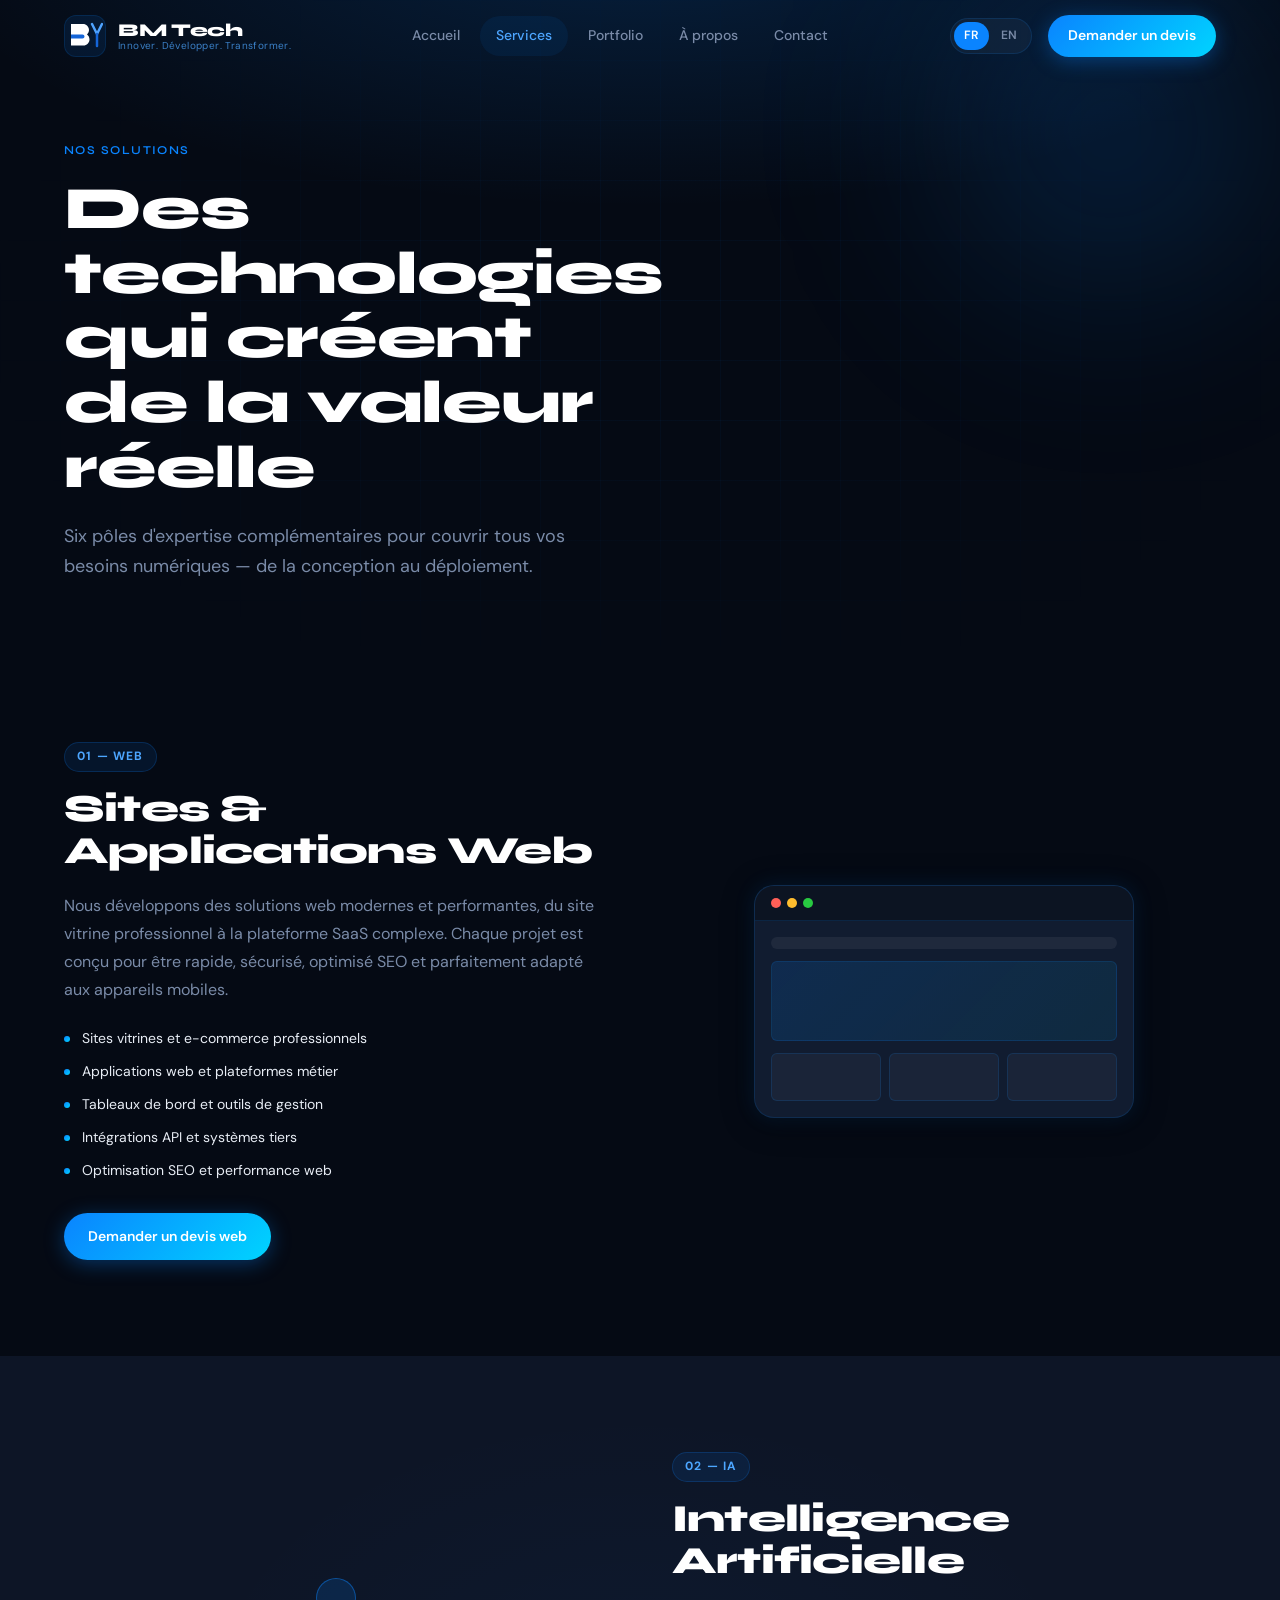
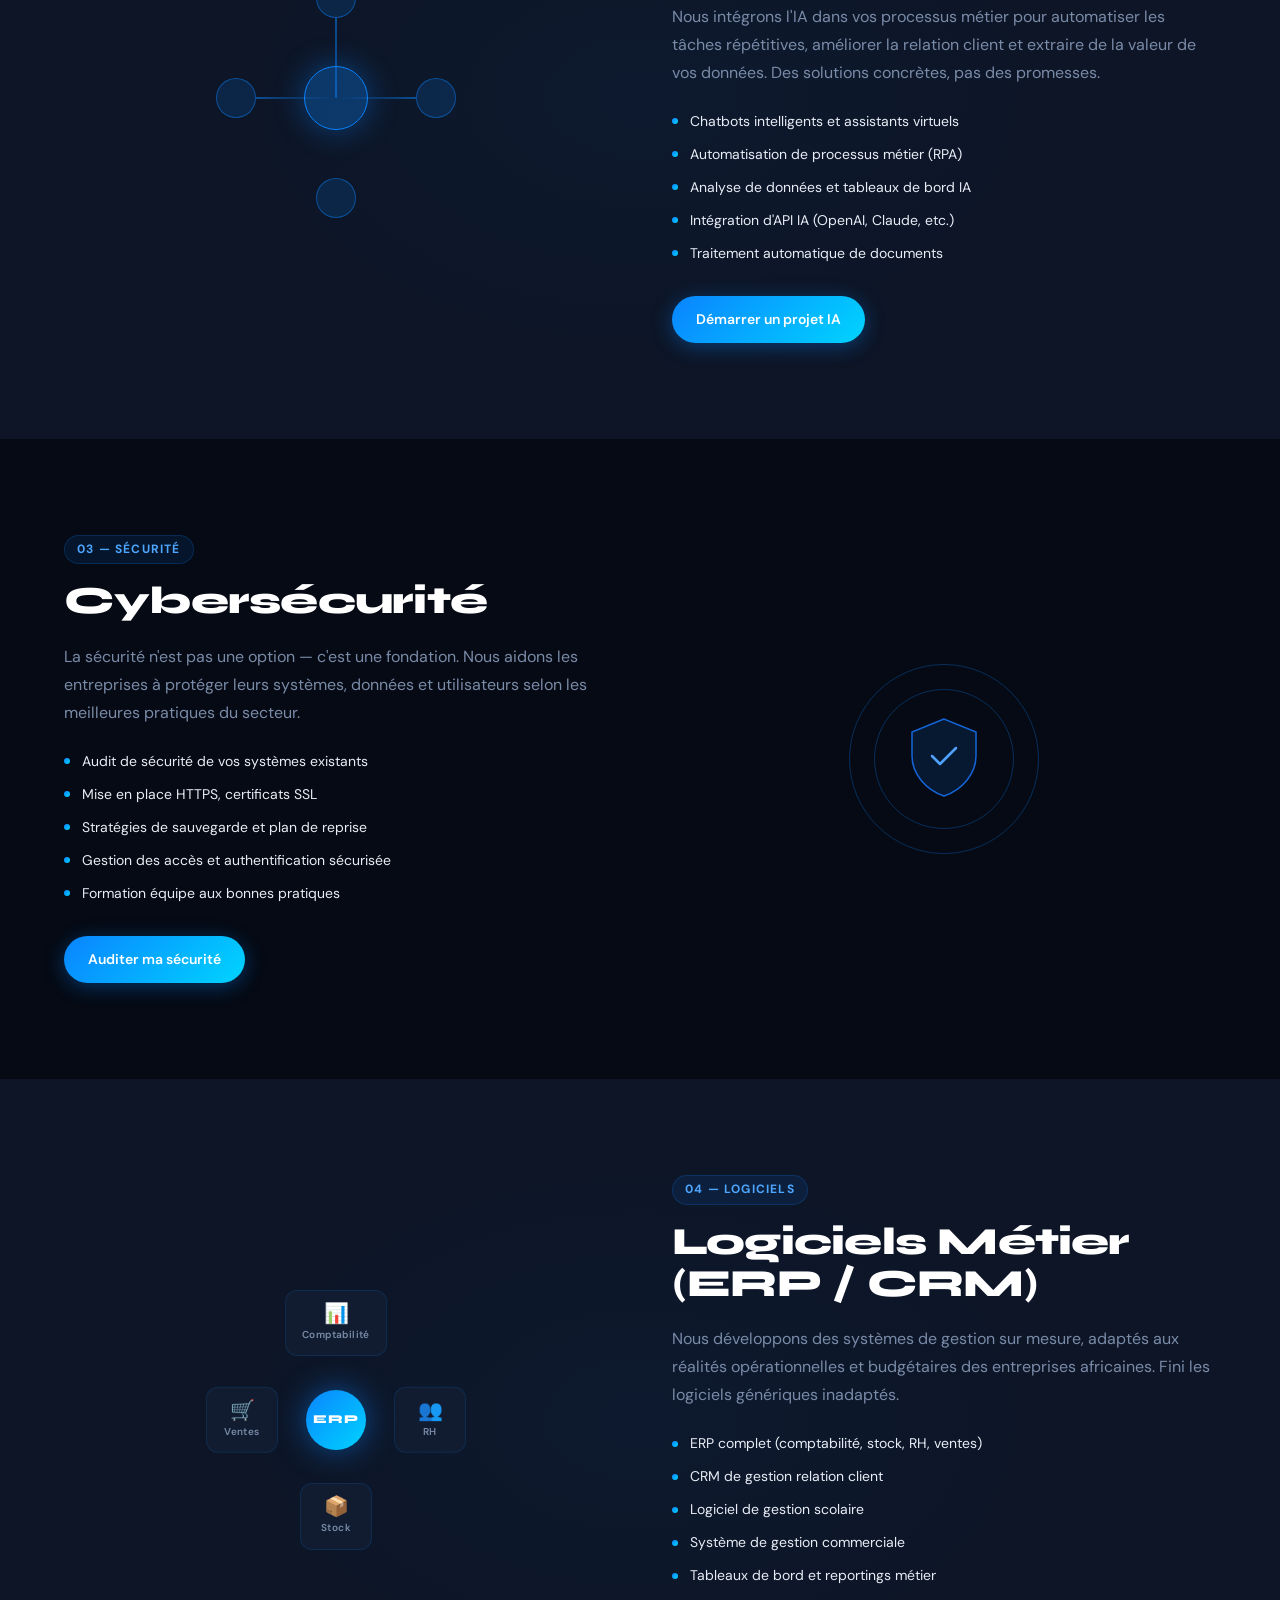
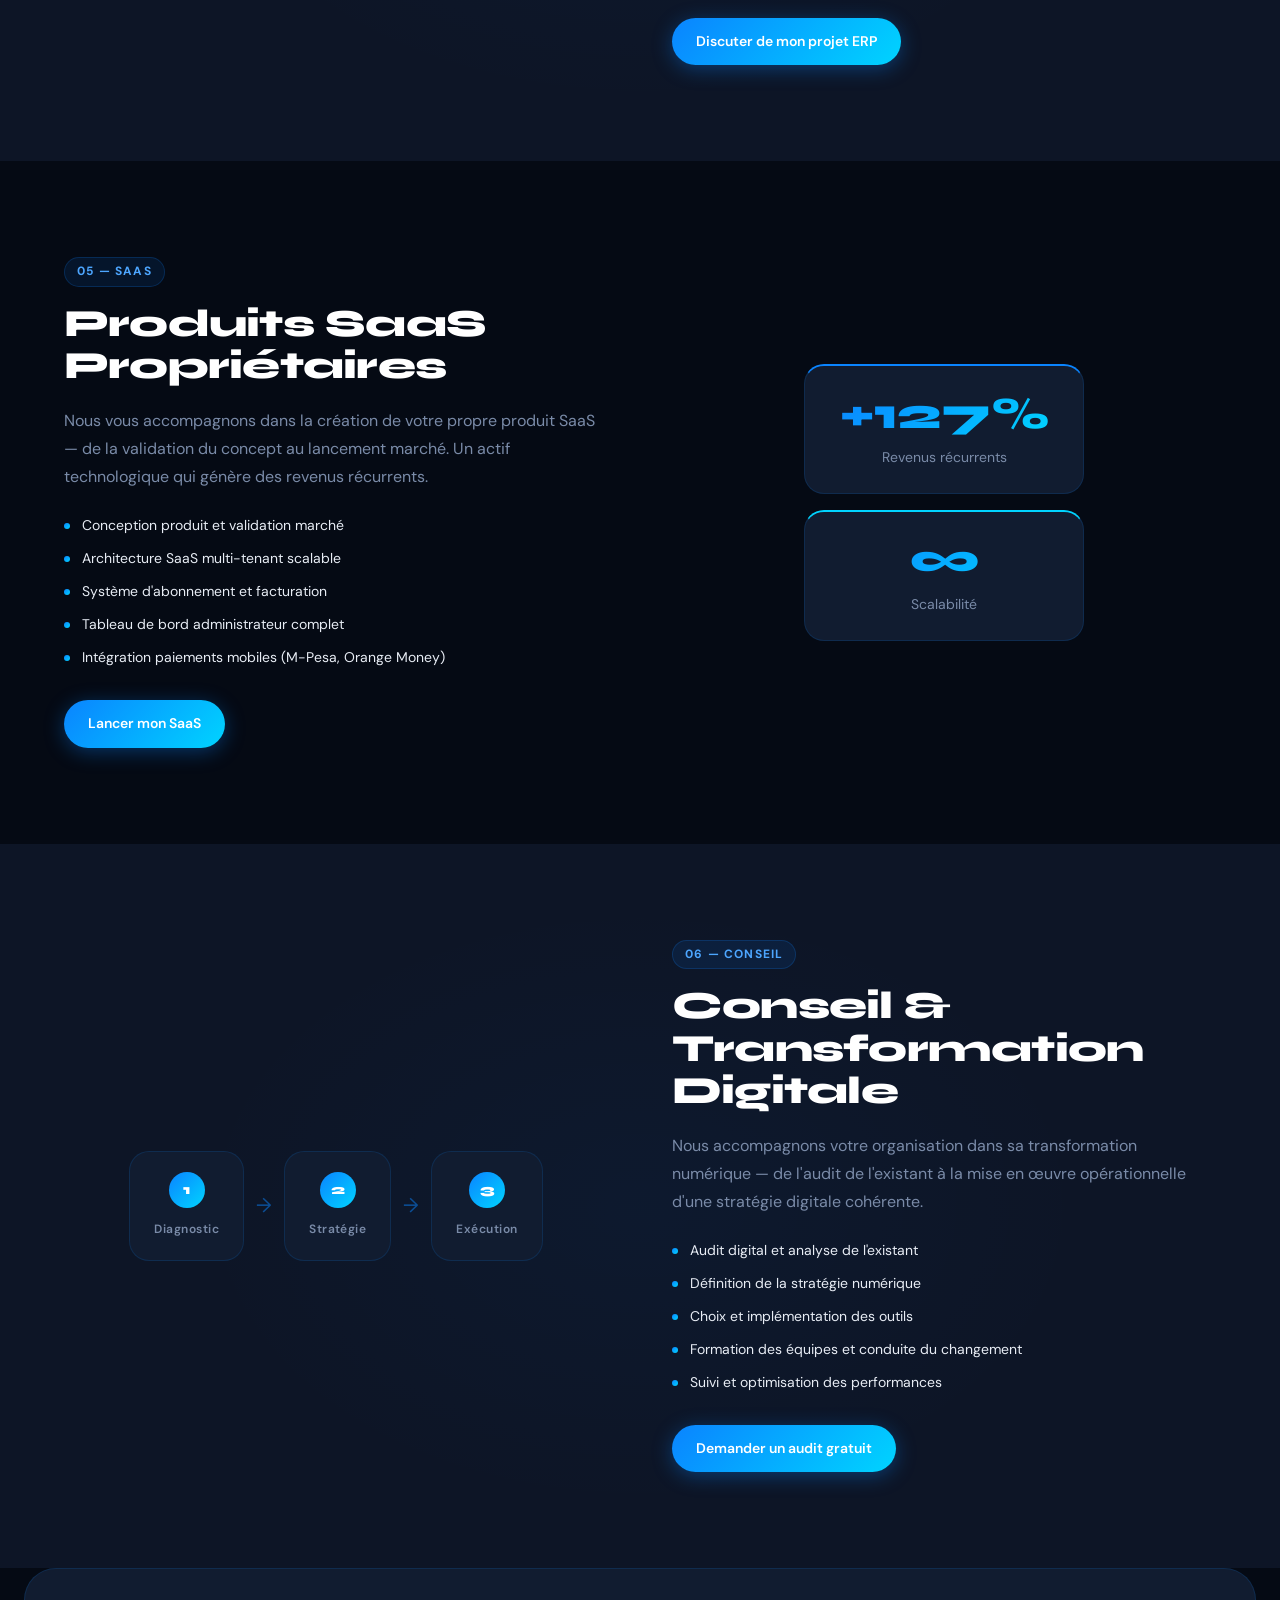
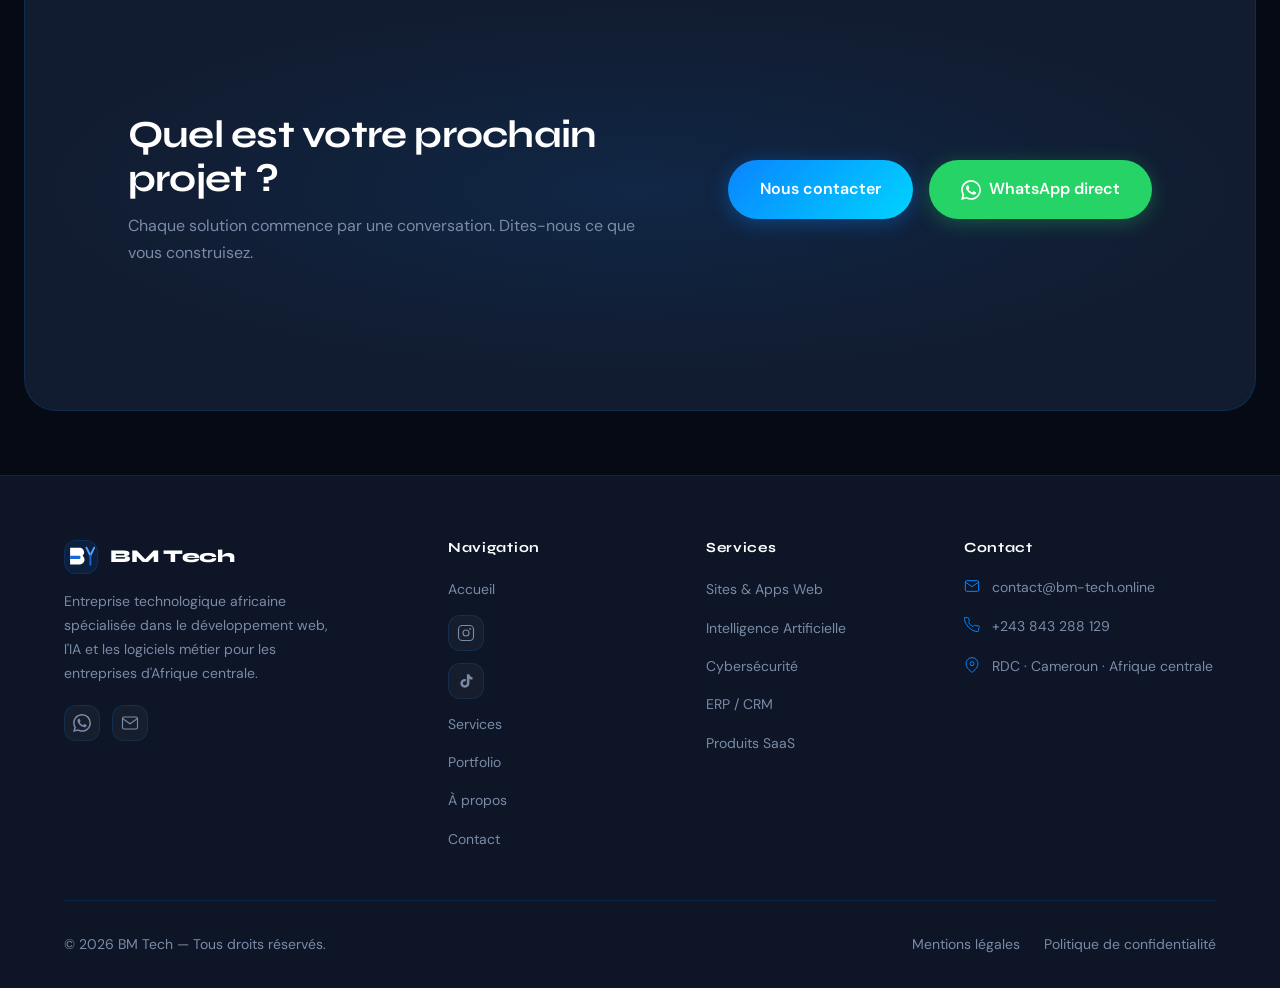
<file: services.html>
<!DOCTYPE html>
<html lang="fr">
<head>
  <meta charset="UTF-8">
  <meta name="viewport" content="width=device-width, initial-scale=1.0">
  <meta name="description" content="Services BM Tech — Développement web, intelligence artificielle, cybersécurité, ERP/CRM et solutions SaaS pour entreprises en Afrique centrale.">
  <meta property="og:title" content="Services | BM Tech">
  <meta property="og:type" content="website">
  <title>Services | BM Tech</title>
  <link rel="stylesheet" href="static/style.css">
  <link rel="preconnect" href="https://fonts.googleapis.com">
  <link href="https://fonts.googleapis.com/css2?family=Syne:wght@400;600;700;800&family=Inter:wght@300;400;500;600&display=swap" rel="stylesheet">
</head>
<body>

  <!-- NAVBAR (identique) -->
  <header class="navbar-wrapper" id="navbar">
    <nav class="navbar container">
      <a href="index.html" class="logo" aria-label="BM Tech — Accueil">
        <div class="logo-icon">
          <svg width="36" height="36" viewBox="0 0 36 36" fill="none"><path d="M4 6H16C19.3 6 22 8.7 22 12C22 13.8 21.2 15.4 20 16.5C21.5 17.6 22.5 19.4 22.5 21.5C22.5 24.8 19.8 27.5 16.5 27.5H4V6Z" fill="white"/><path d="M4 16.5H15.5C16.6 16.5 17.5 17.4 17.5 18.5C17.5 19.6 16.6 20.5 15.5 20.5H4V16.5Z" fill="#1565D8"/><path d="M25 6L30 16L35 6" stroke="#4FA3FF" stroke-width="2.5" stroke-linecap="round" stroke-linejoin="round" fill="none"/><path d="M30 16V28" stroke="#1565D8" stroke-width="2.5" stroke-linecap="round"/></svg>
        </div>
        <div class="logo-text">
          <span class="logo-name">BM Tech</span>
          <span class="logo-tagline">Innover. Développer. Transformer.</span>
        </div>
      </a>
      <ul class="nav-links" id="nav-links">
        <li><a href="index.html" class="nav-link">Accueil</a></li>
        <li><a href="services.html" class="nav-link active">Services</a></li>
        <li><a href="portfolio.html" class="nav-link">Portfolio</a></li>
        <li><a href="about.html" class="nav-link">À propos</a></li>
        <li><a href="contact.html" class="nav-link">Contact</a></li>
      </ul>
      <div class="nav-actions">
        <div class="lang-switch">
          <button class="lang-btn active" onclick="setLanguage('fr')">FR</button>
          <button class="lang-btn" onclick="setLanguage('en')">EN</button>
        </div>
        <a href="contact.html" class="btn btn-primary nav-cta">Demander un devis</a>
      </div>
      <button class="hamburger" id="hamburger" onclick="toggleMenu()" aria-label="Menu" aria-expanded="false">
        <span></span><span></span><span></span>
      </button>
    </nav>
  </header>
  <div class="mobile-overlay" id="mobile-overlay" onclick="toggleMenu()"></div>

  <!-- PAGE HERO -->
  <section class="page-hero">
    <div class="hero-orb hero-orb--1" aria-hidden="true"></div>
    <div class="container page-hero-inner">
      <div class="page-hero-content reveal">
        <div class="section-label">Nos Solutions</div>
        <h1 class="page-hero-title">Des technologies qui créent<br>de la valeur réelle</h1>
        <p class="page-hero-sub">Six pôles d'expertise complémentaires pour couvrir tous vos besoins numériques — de la conception au déploiement.</p>
      </div>
    </div>
  </section>

  <!-- SERVICE DETAIL : WEB -->
  <section class="section service-detail" id="web">
    <div class="container">
      <div class="service-detail-inner reveal">
        <div class="sd-content">
          <div class="sd-badge">01 — Web</div>
          <h2 class="sd-title">Sites &amp; Applications Web</h2>
          <p class="sd-desc">Nous développons des solutions web modernes et performantes, du site vitrine professionnel à la plateforme SaaS complexe. Chaque projet est conçu pour être rapide, sécurisé, optimisé SEO et parfaitement adapté aux appareils mobiles.</p>
          <ul class="sd-features">
            <li>Sites vitrines et e-commerce professionnels</li>
            <li>Applications web et plateformes métier</li>
            <li>Tableaux de bord et outils de gestion</li>
            <li>Intégrations API et systèmes tiers</li>
            <li>Optimisation SEO et performance web</li>
          </ul>
          <a href="contact.html?service=web" class="btn btn-primary">Demander un devis web</a>
        </div>
        <div class="sd-visual sd-visual--web" aria-hidden="true">
          <div class="sdv-card">
            <div class="sdv-header">
              <div class="sdv-dots"><span></span><span></span><span></span></div>
            </div>
            <div class="sdv-mockup">
              <div class="sdv-nav"></div>
              <div class="sdv-hero-block"></div>
              <div class="sdv-cards-row">
                <div class="sdv-mini-card"></div>
                <div class="sdv-mini-card"></div>
                <div class="sdv-mini-card"></div>
              </div>
            </div>
          </div>
        </div>
      </div>
    </div>
  </section>

  <!-- SERVICE DETAIL : IA -->
  <section class="section service-detail service-detail--alt" id="ia">
    <div class="container">
      <div class="service-detail-inner reveal">
        <div class="sd-visual sd-visual--ia" aria-hidden="true">
          <div class="ia-visual">
            <div class="ia-node ia-node--center"></div>
            <div class="ia-node ia-node--1"></div>
            <div class="ia-node ia-node--2"></div>
            <div class="ia-node ia-node--3"></div>
            <div class="ia-node ia-node--4"></div>
            <div class="ia-line ia-line--1"></div>
            <div class="ia-line ia-line--2"></div>
            <div class="ia-line ia-line--3"></div>
            <div class="ia-line ia-line--4"></div>
          </div>
        </div>
        <div class="sd-content">
          <div class="sd-badge">02 — IA</div>
          <h2 class="sd-title">Intelligence Artificielle</h2>
          <p class="sd-desc">Nous intégrons l'IA dans vos processus métier pour automatiser les tâches répétitives, améliorer la relation client et extraire de la valeur de vos données. Des solutions concrètes, pas des promesses.</p>
          <ul class="sd-features">
            <li>Chatbots intelligents et assistants virtuels</li>
            <li>Automatisation de processus métier (RPA)</li>
            <li>Analyse de données et tableaux de bord IA</li>
            <li>Intégration d'API IA (OpenAI, Claude, etc.)</li>
            <li>Traitement automatique de documents</li>
          </ul>
          <a href="contact.html?service=ia" class="btn btn-primary">Démarrer un projet IA</a>
        </div>
      </div>
    </div>
  </section>

  <!-- SERVICE DETAIL : CYBERSÉCURITÉ -->
  <section class="section service-detail" id="cyber">
    <div class="container">
      <div class="service-detail-inner reveal">
        <div class="sd-content">
          <div class="sd-badge">03 — Sécurité</div>
          <h2 class="sd-title">Cybersécurité</h2>
          <p class="sd-desc">La sécurité n'est pas une option — c'est une fondation. Nous aidons les entreprises à protéger leurs systèmes, données et utilisateurs selon les meilleures pratiques du secteur.</p>
          <ul class="sd-features">
            <li>Audit de sécurité de vos systèmes existants</li>
            <li>Mise en place HTTPS, certificats SSL</li>
            <li>Stratégies de sauvegarde et plan de reprise</li>
            <li>Gestion des accès et authentification sécurisée</li>
            <li>Formation équipe aux bonnes pratiques</li>
          </ul>
          <a href="contact.html?service=cyber" class="btn btn-primary">Auditer ma sécurité</a>
        </div>
        <div class="sd-visual" aria-hidden="true">
          <div class="cyber-visual">
            <div class="cv-shield">
              <svg width="80" height="90" viewBox="0 0 80 90" fill="none"><path d="M40 5L8 18V42C8 60 22 76 40 82C58 76 72 60 72 42V18L40 5Z" fill="rgba(21,101,216,0.15)" stroke="#1565D8" stroke-width="1.5"/><path d="M28 42l8 8 16-16" stroke="#4FA3FF" stroke-width="2.5" stroke-linecap="round" stroke-linejoin="round"/></svg>
            </div>
            <div class="cv-rings">
              <div class="cv-ring cv-ring--1"></div>
              <div class="cv-ring cv-ring--2"></div>
            </div>
          </div>
        </div>
      </div>
    </div>
  </section>

  <!-- SERVICE DETAIL : ERP -->
  <section class="section service-detail service-detail--alt" id="erp">
    <div class="container">
      <div class="service-detail-inner reveal">
        <div class="sd-visual" aria-hidden="true">
          <div class="erp-visual">
            <div class="erp-module">
              <div class="erm-icon">📊</div>
              <span>Comptabilité</span>
            </div>
            <div class="erp-module">
              <div class="erm-icon">👥</div>
              <span>RH</span>
            </div>
            <div class="erp-module">
              <div class="erm-icon">📦</div>
              <span>Stock</span>
            </div>
            <div class="erp-module">
              <div class="erm-icon">🛒</div>
              <span>Ventes</span>
            </div>
            <div class="erp-center">ERP</div>
          </div>
        </div>
        <div class="sd-content">
          <div class="sd-badge">04 — Logiciels</div>
          <h2 class="sd-title">Logiciels Métier (ERP / CRM)</h2>
          <p class="sd-desc">Nous développons des systèmes de gestion sur mesure, adaptés aux réalités opérationnelles et budgétaires des entreprises africaines. Fini les logiciels génériques inadaptés.</p>
          <ul class="sd-features">
            <li>ERP complet (comptabilité, stock, RH, ventes)</li>
            <li>CRM de gestion relation client</li>
            <li>Logiciel de gestion scolaire</li>
            <li>Système de gestion commerciale</li>
            <li>Tableaux de bord et reportings métier</li>
          </ul>
          <a href="contact.html?service=erp" class="btn btn-primary">Discuter de mon projet ERP</a>
        </div>
      </div>
    </div>
  </section>

  <!-- SERVICE DETAIL : SAAS -->
  <section class="section service-detail" id="saas">
    <div class="container">
      <div class="service-detail-inner reveal">
        <div class="sd-content">
          <div class="sd-badge">05 — SaaS</div>
          <h2 class="sd-title">Produits SaaS Propriétaires</h2>
          <p class="sd-desc">Nous vous accompagnons dans la création de votre propre produit SaaS — de la validation du concept au lancement marché. Un actif technologique qui génère des revenus récurrents.</p>
          <ul class="sd-features">
            <li>Conception produit et validation marché</li>
            <li>Architecture SaaS multi-tenant scalable</li>
            <li>Système d'abonnement et facturation</li>
            <li>Tableau de bord administrateur complet</li>
            <li>Intégration paiements mobiles (M-Pesa, Orange Money)</li>
          </ul>
          <a href="contact.html?service=saas" class="btn btn-primary">Lancer mon SaaS</a>
        </div>
        <div class="sd-visual" aria-hidden="true">
          <div class="saas-visual">
            <div class="sv-card sv-card--1">
              <div class="sv-metric">+127%</div>
              <div class="sv-label">Revenus récurrents</div>
            </div>
            <div class="sv-card sv-card--2">
              <div class="sv-metric">∞</div>
              <div class="sv-label">Scalabilité</div>
            </div>
          </div>
        </div>
      </div>
    </div>
  </section>

  <!-- SERVICE DETAIL : CONSEIL -->
  <section class="section service-detail service-detail--alt" id="conseil">
    <div class="container">
      <div class="service-detail-inner reveal">
        <div class="sd-visual" aria-hidden="true">
          <div class="conseil-visual">
            <div class="consv-step">
              <div class="consv-num">1</div>
              <span>Diagnostic</span>
            </div>
            <div class="consv-arrow">→</div>
            <div class="consv-step">
              <div class="consv-num">2</div>
              <span>Stratégie</span>
            </div>
            <div class="consv-arrow">→</div>
            <div class="consv-step">
              <div class="consv-num">3</div>
              <span>Exécution</span>
            </div>
          </div>
        </div>
        <div class="sd-content">
          <div class="sd-badge">06 — Conseil</div>
          <h2 class="sd-title">Conseil &amp; Transformation Digitale</h2>
          <p class="sd-desc">Nous accompagnons votre organisation dans sa transformation numérique — de l'audit de l'existant à la mise en œuvre opérationnelle d'une stratégie digitale cohérente.</p>
          <ul class="sd-features">
            <li>Audit digital et analyse de l'existant</li>
            <li>Définition de la stratégie numérique</li>
            <li>Choix et implémentation des outils</li>
            <li>Formation des équipes et conduite du changement</li>
            <li>Suivi et optimisation des performances</li>
          </ul>
          <a href="contact.html?service=conseil" class="btn btn-primary">Demander un audit gratuit</a>
        </div>
      </div>
    </div>
  </section>

  <!-- CTA BANNER -->
  <section class="section cta-banner reveal">
    <div class="container">
      <div class="cta-inner">
        <div class="cta-content">
          <h2>Quel est votre prochain projet ?</h2>
          <p>Chaque solution commence par une conversation. Dites-nous ce que vous construisez.</p>
        </div>
        <div class="cta-actions">
          <a href="contact.html" class="btn btn-primary btn-lg">Nous contacter</a>
          <a href="https://wa.me/243843288129" class="btn btn-whatsapp btn-lg" target="_blank" rel="noopener">
            <svg width="20" height="20" viewBox="0 0 24 24" fill="currentColor"><path d="M17.472 14.382c-.297-.149-1.758-.867-2.03-.967-.273-.099-.471-.148-.67.15-.197.297-.767.966-.94 1.164-.173.199-.347.223-.644.075-.297-.15-1.255-.463-2.39-1.475-.883-.788-1.48-1.761-1.653-2.059-.173-.297-.018-.458.13-.606.134-.133.298-.347.446-.52.149-.174.198-.298.298-.497.099-.198.05-.371-.025-.52-.075-.149-.669-1.612-.916-2.207-.242-.579-.487-.5-.669-.51-.173-.008-.371-.01-.57-.01-.198 0-.52.074-.792.372-.272.297-1.04 1.016-1.04 2.479 0 1.462 1.065 2.875 1.213 3.074.149.198 2.096 3.2 5.077 4.487.709.306 1.262.489 1.694.625.712.227 1.36.195 1.871.118.571-.085 1.758-.719 2.006-1.413.248-.694.248-1.289.173-1.413-.074-.124-.272-.198-.57-.347m-5.421 7.403h-.004a9.87 9.87 0 01-5.031-1.378l-.361-.214-3.741.982.998-3.648-.235-.374a9.86 9.86 0 01-1.51-5.26c.001-5.45 4.436-9.884 9.888-9.884 2.64 0 5.122 1.03 6.988 2.898a9.825 9.825 0 012.893 6.994c-.003 5.45-4.437 9.884-9.885 9.884m8.413-18.297A11.815 11.815 0 0012.05 0C5.495 0 .16 5.335.157 11.892c0 2.096.547 4.142 1.588 5.945L.057 24l6.305-1.654a11.882 11.882 0 005.683 1.448h.005c6.554 0 11.89-5.335 11.893-11.893a11.821 11.821 0 00-3.48-8.413z"/></svg>
            <span>WhatsApp direct</span>
          </a>
        </div>
      </div>
    </div>
  </section>

  <!-- FOOTER -->
  <footer class="footer">
    <div class="container">
      <div class="footer-grid">
        <div class="footer-brand">
          <a href="index.html" class="logo footer-logo">
            <div class="logo-icon logo-icon--sm">
              <svg width="28" height="28" viewBox="0 0 36 36" fill="none"><path d="M4 6H16C19.3 6 22 8.7 22 12C22 13.8 21.2 15.4 20 16.5C21.5 17.6 22.5 19.4 22.5 21.5C22.5 24.8 19.8 27.5 16.5 27.5H4V6Z" fill="white"/><path d="M4 16.5H15.5C16.6 16.5 17.5 17.4 17.5 18.5C17.5 19.6 16.6 20.5 15.5 20.5H4V16.5Z" fill="#1565D8"/><path d="M25 6L30 16L35 6" stroke="#4FA3FF" stroke-width="2.5" stroke-linecap="round" stroke-linejoin="round" fill="none"/><path d="M30 16V28" stroke="#1565D8" stroke-width="2.5" stroke-linecap="round"/></svg>
            </div>
            <span class="logo-name">BM Tech</span>
          </a>
          <p class="footer-desc">Entreprise technologique africaine spécialisée dans le développement web, l'IA et les logiciels métier pour les entreprises d'Afrique centrale.</p>
          <div class="footer-social">
            <a href="https://wa.me/243843288129" class="social-link" aria-label="WhatsApp" target="_blank" rel="noopener"><svg width="18" height="18" viewBox="0 0 24 24" fill="currentColor"><path d="M17.472 14.382c-.297-.149-1.758-.867-2.03-.967-.273-.099-.471-.148-.67.15-.197.297-.767.966-.94 1.164-.173.199-.347.223-.644.075-.297-.15-1.255-.463-2.39-1.475-.883-.788-1.48-1.761-1.653-2.059-.173-.297-.018-.458.13-.606.134-.133.298-.347.446-.52.149-.174.198-.298.298-.497.099-.198.05-.371-.025-.52-.075-.149-.669-1.612-.916-2.207-.242-.579-.487-.5-.669-.51-.173-.008-.371-.01-.57-.01-.198 0-.52.074-.792.372-.272.297-1.04 1.016-1.04 2.479 0 1.462 1.065 2.875 1.213 3.074.149.198 2.096 3.2 5.077 4.487.709.306 1.262.489 1.694.625.712.227 1.36.195 1.871.118.571-.085 1.758-.719 2.006-1.413.248-.694.248-1.289.173-1.413-.074-.124-.272-.198-.57-.347m-5.421 7.403h-.004a9.87 9.87 0 01-5.031-1.378l-.361-.214-3.741.982.998-3.648-.235-.374a9.86 9.86 0 01-1.51-5.26c.001-5.45 4.436-9.884 9.888-9.884 2.64 0 5.122 1.03 6.988 2.898a9.825 9.825 0 012.893 6.994c-.003 5.45-4.437 9.884-9.885 9.884m8.413-18.297A11.815 11.815 0 0012.05 0C5.495 0 .16 5.335.157 11.892c0 2.096.547 4.142 1.588 5.945L.057 24l6.305-1.654a11.882 11.882 0 005.683 1.448h.005c6.554 0 11.89-5.335 11.893-11.893a11.821 11.821 0 00-3.48-8.413z"/></svg></a>
            <a href="mailto:contact@bm-tech.online" class="social-link" aria-label="Email"><svg width="18" height="18" viewBox="0 0 24 24" fill="none"><path d="M4 4h16c1.1 0 2 .9 2 2v12c0 1.1-.9 2-2 2H4c-1.1 0-2-.9-2-2V6c0-1.1.9-2 2-2z" stroke="currentColor" stroke-width="1.5"/><polyline points="22,6 12,13 2,6" stroke="currentColor" stroke-width="1.5" fill="none"/></svg></a>
          </div>
        </div>
        <div class="footer-col">
          <h4 class="footer-col-title">Navigation</h4>
          <ul class="footer-links">
            <li><a href="index.html">Accueil</a></li>
            <a href="https://www.instagram.com/bm_tech_rdc?utm_source=qr" class="social-link" aria-label="Instagram BM Tech" target="_blank" rel="noopener">
              <svg width="18" height="18" viewBox="0 0 24 24" fill="none"><rect x="2" y="2" width="20" height="20" rx="5" stroke="currentColor" stroke-width="1.5"/><circle cx="12" cy="12" r="4" stroke="currentColor" stroke-width="1.5"/><circle cx="17.5" cy="6.5" r="1.2" fill="currentColor"/></svg>
            </a>
            <a href="https://www.tiktok.com/@bm.tech26?_r=1&amp;_t=ZP-96zU8I483t0" class="social-link" aria-label="TikTok BM Tech" target="_blank" rel="noopener">
              <svg width="18" height="18" viewBox="0 0 24 24" fill="currentColor"><path d="M16.5 3c.4 2.2 1.9 3.8 4.2 4v3.1c-1.5.1-2.9-.3-4.2-1.2v6.2c0 3.3-2.7 5.9-6 5.9-3.3 0-6-2.6-6-5.9s2.7-5.9 6-5.9c.4 0 .8 0 1.2.1v3.2c-.4-.1-.8-.2-1.2-.2-1.5 0-2.7 1.2-2.7 2.7s1.2 2.7 2.7 2.7c1.5 0 2.7-1.2 2.7-2.7V3h3.3z"/></svg>
            </a>
            <li><a href="services.html">Services</a></li>
            <li><a href="portfolio.html">Portfolio</a></li>
            <li><a href="about.html">À propos</a></li>
            <li><a href="contact.html">Contact</a></li>
          </ul>
        </div>
        <div class="footer-col">
          <h4 class="footer-col-title">Services</h4>
          <ul class="footer-links">
            <li><a href="#web">Sites &amp; Apps Web</a></li>
            <li><a href="#ia">Intelligence Artificielle</a></li>
            <li><a href="#cyber">Cybersécurité</a></li>
            <li><a href="#erp">ERP / CRM</a></li>
            <li><a href="#saas">Produits SaaS</a></li>
          </ul>
        </div>
        <div class="footer-col">
          <h4 class="footer-col-title">Contact</h4>
          <ul class="footer-contact-list">
            <li><svg width="16" height="16" viewBox="0 0 24 24" fill="none"><path d="M4 4h16c1.1 0 2 .9 2 2v12c0 1.1-.9 2-2 2H4c-1.1 0-2-.9-2-2V6c0-1.1.9-2 2-2z" stroke="currentColor" stroke-width="1.5"/><polyline points="22,6 12,13 2,6" stroke="currentColor" stroke-width="1.5" fill="none"/></svg><a href="mailto:contact@bm-tech.online">contact@bm-tech.online</a></li>
            <li><svg width="16" height="16" viewBox="0 0 24 24" fill="none"><path d="M22 16.92v3a2 2 0 01-2.18 2 19.79 19.79 0 01-8.63-3.07A19.5 19.5 0 013.07 9.8a19.79 19.79 0 01-3.07-8.7A2 2 0 012.18 1h3a2 2 0 012 1.72c.127.96.361 1.903.7 2.81a2 2 0 01-.45 2.11L6.91 8.15a16 16 0 006.29 6.29l1.41-1.42a2 2 0 012.11-.45c.907.339 1.85.573 2.81.7A2 2 0 0122 16.92z" stroke="currentColor" stroke-width="1.5"/></svg><a href="tel:+243843288129">+243 843 288 129</a></li>
            <li><svg width="16" height="16" viewBox="0 0 24 24" fill="none"><path d="M21 10c0 7-9 13-9 13s-9-6-9-13a9 9 0 0118 0z" stroke="currentColor" stroke-width="1.5"/><circle cx="12" cy="10" r="3" stroke="currentColor" stroke-width="1.5"/></svg><span>RDC · Cameroun · Afrique centrale</span></li>
          </ul>
        </div>
      </div>
      <div class="footer-bottom">
        <p>&copy; 2026 BM Tech — Tous droits réservés.</p>
        <div class="footer-legal">
          <a href="legal.html">Mentions légales</a>
          <a href="legal.html#privacy">Politique de confidentialité</a>
        </div>
      </div>
    </div>
  </footer>

  <script src="static/script.js"></script>
</body>
</html>
</file>
<file: static/style.css>
/* ============================================================
   BM TECH — Design System & Global Stylesheet v2.0
   contact@bm-tech.online | Innover. Développer. Transformer.
   ============================================================ */

/* ─── Google Fonts ─────────────────────────────────────────── */
@import url('https://fonts.googleapis.com/css2?family=Syne:wght@400;600;700;800&family=DM+Sans:ital,opsz,wght@0,9..40,300;0,9..40,400;0,9..40,500;1,9..40,300&display=swap');

/* ─── CSS Variables — BM Tech Design Tokens ────────────────── */
:root {
  /* Brand Colors */
  --color-primary:       #0A84FF;
  --color-primary-dark:  #0060CC;
  --color-primary-light: #4DA6FF;
  --color-accent:        #00D4FF;
  --color-black:         #050A14;
  --color-dark:          #0D1526;
  --color-card:          #111C30;
  --color-border:        rgba(10, 132, 255, 0.15);
  --color-border-hover:  rgba(10, 132, 255, 0.45);
  --color-text:          #E8EDF5;
  --color-text-muted:    #7A8BA8;
  --color-white:         #FFFFFF;

  /* Gradients */
  --gradient-brand:  linear-gradient(135deg, var(--color-primary) 0%, var(--color-accent) 100%);
  --gradient-hero:   radial-gradient(ellipse 80% 60% at 50% -10%, rgba(10,132,255,0.18) 0%, transparent 70%);
  --gradient-card:   linear-gradient(135deg, rgba(10,132,255,0.08) 0%, rgba(0,212,255,0.04) 100%);
  --gradient-text:   linear-gradient(135deg, #FFFFFF 30%, var(--color-accent) 100%);

  /* Typography */
  --font-display: 'Syne', sans-serif;
  --font-body:    'DM Sans', sans-serif;

  /* Font Sizes */
  --text-xs:   0.75rem;
  --text-sm:   0.875rem;
  --text-base: 1rem;
  --text-lg:   1.125rem;
  --text-xl:   1.25rem;
  --text-2xl:  1.5rem;
  --text-3xl:  2rem;
  --text-4xl:  2.75rem;
  --text-5xl:  3.75rem;
  --text-6xl:  5rem;

  /* Spacing */
  --space-1:  0.25rem;
  --space-2:  0.5rem;
  --space-3:  0.75rem;
  --space-4:  1rem;
  --space-5:  1.25rem;
  --space-6:  1.5rem;
  --space-8:  2rem;
  --space-10: 2.5rem;
  --space-12: 3rem;
  --space-16: 4rem;
  --space-20: 5rem;
  --space-24: 6rem;
  --space-32: 8rem;

  /* Border Radius */
  --radius-sm:   6px;
  --radius-md:   12px;
  --radius-lg:   20px;
  --radius-xl:   32px;
  --radius-full: 9999px;

  /* Shadows */
  --shadow-glow:    0 0 40px rgba(10,132,255,0.2);
  --shadow-glow-sm: 0 0 20px rgba(10,132,255,0.15);
  --shadow-card:    0 4px 32px rgba(0,0,0,0.4);
  --shadow-deep:    0 24px 64px rgba(0,0,0,0.6);

  /* Transitions */
  --transition-fast:   0.15s ease;
  --transition-base:   0.25s ease;
  --transition-slow:   0.45s cubic-bezier(0.25, 0.46, 0.45, 0.94);
  --transition-spring: 0.5s cubic-bezier(0.34, 1.56, 0.64, 1);

  /* Layout */
  --container-max: 1200px;
  --navbar-height: 72px;
}

/* ─── Reset & Base ──────────────────────────────────────────── */
*, *::before, *::after {
  box-sizing: border-box;
  margin: 0;
  padding: 0;
}

html {
  scroll-behavior: smooth;
  font-size: 16px;
  -webkit-text-size-adjust: 100%;
}

body {
  font-family: var(--font-body);
  font-size: var(--text-base);
  font-weight: 400;
  line-height: 1.65;
  color: var(--color-text);
  background-color: var(--color-black);
  overflow-x: hidden;
  -webkit-font-smoothing: antialiased;
  -moz-osx-font-smoothing: grayscale;
}

img, svg, video { display: block; max-width: 100%; }
a { color: inherit; text-decoration: none; }
ul, ol { list-style: none; }
button, input, textarea, select {
  font: inherit; color: inherit;
  background: none; border: none; outline: none;
}
button { cursor: pointer; }
h1, h2, h3, h4, h5, h6 {
  font-family: var(--font-display);
  font-weight: 700;
  line-height: 1.15;
  letter-spacing: -0.02em;
  color: var(--color-white);
}

/* ─── Layout ────────────────────────────────────────────────── */
.container {
  width: 100%;
  max-width: var(--container-max);
  margin: 0 auto;
  padding: 0 var(--space-6);
}

.section {
  padding: var(--space-24) 0;
}

/* ─── Scroll Reveal ─────────────────────────────────────────── */
.reveal {
  opacity: 0;
  transform: translateY(28px);
  transition: opacity 0.65s ease, transform 0.65s ease;
}
.reveal.active {
  opacity: 1;
  transform: translateY(0);
}
.reveal[data-delay="1"] { transition-delay: 0.1s; }
.reveal[data-delay="2"] { transition-delay: 0.2s; }
.reveal[data-delay="3"] { transition-delay: 0.3s; }
.reveal[data-delay="4"] { transition-delay: 0.4s; }
.reveal[data-delay="5"] { transition-delay: 0.5s; }

[data-reveal] {
  opacity: 0;
  transform: translateY(20px);
  transition: opacity 0.6s ease, transform 0.6s ease;
}
[data-reveal].visible {
  opacity: 1;
  transform: translateY(0);
}
[data-delay="1"][data-reveal] { transition-delay: 0.15s; }
[data-delay="2"][data-reveal] { transition-delay: 0.3s; }
[data-delay="3"][data-reveal] { transition-delay: 0.45s; }
[data-delay="4"][data-reveal] { transition-delay: 0.6s; }

/* ─── Keyframes ─────────────────────────────────────────────── */
@keyframes fadeInUp {
  from { opacity: 0; transform: translateY(24px); }
  to   { opacity: 1; transform: translateY(0); }
}
@keyframes fadeIn {
  from { opacity: 0; }
  to   { opacity: 1; }
}
@keyframes pulse {
  0%, 100% { transform: scale(1); opacity: 1; }
  50%       { transform: scale(1.4); opacity: 0.6; }
}
@keyframes orbFloat {
  0%, 100% { transform: translate(0, 0) scale(1); }
  33%       { transform: translate(20px, -30px) scale(1.05); }
  66%       { transform: translate(-15px, 20px) scale(0.95); }
}
@keyframes gridPulse {
  0%, 100% { opacity: 0.5; }
  50%       { opacity: 1; }
}
@keyframes spin {
  to { transform: rotate(360deg); }
}
@keyframes typing {
  0%, 100% { opacity: 1; }
  50%       { opacity: 0; }
}
@keyframes ringPulse {
  0%   { transform: scale(0.8); opacity: 0.6; }
  100% { transform: scale(1.4); opacity: 0; }
}
@keyframes iaLineGlow {
  0%, 100% { opacity: 0.3; }
  50%       { opacity: 1; }
}
@keyframes floatBadge {
  0%, 100% { transform: translateY(0px); }
  50%       { transform: translateY(-6px); }
}


/* ══════════════════════════════════════════════════════════════
   NAVBAR
══════════════════════════════════════════════════════════════ */
.navbar-wrapper {
  position: fixed;
  top: 0; left: 0; right: 0;
  z-index: 1000;
  height: var(--navbar-height);
  transition: background var(--transition-base), box-shadow var(--transition-base);
}

.navbar-wrapper.scrolled {
  background: rgba(5, 10, 20, 0.88);
  backdrop-filter: blur(20px);
  -webkit-backdrop-filter: blur(20px);
  box-shadow: 0 1px 0 var(--color-border), var(--shadow-glow-sm);
}

.navbar {
  height: 100%;
  display: flex;
  align-items: center;
  justify-content: space-between;
  gap: var(--space-8);
}

/* Logo */
.logo {
  display: flex;
  align-items: center;
  gap: var(--space-3);
  flex-shrink: 0;
}

.logo-icon {
  display: flex;
  align-items: center;
  justify-content: center;
  width: 42px;
  height: 42px;
  border-radius: var(--radius-md);
  background: rgba(10,132,255,0.1);
  border: 1px solid var(--color-border);
  flex-shrink: 0;
  transition: background var(--transition-base), border-color var(--transition-base);
}

.logo:hover .logo-icon {
  background: rgba(10,132,255,0.18);
  border-color: var(--color-border-hover);
}

.logo-icon--sm {
  width: 34px;
  height: 34px;
}

.logo-text {
  display: flex;
  flex-direction: column;
  gap: 0;
}

.logo-name {
  font-family: var(--font-display);
  font-size: var(--text-lg);
  font-weight: 800;
  letter-spacing: -0.02em;
  color: var(--color-white);
  line-height: 1.1;
}

.logo-tagline {
  font-size: 10px;
  font-weight: 400;
  color: var(--color-primary-light);
  letter-spacing: 0.04em;
  line-height: 1;
  opacity: 0.75;
}

/* Nav links */
.nav-links {
  display: flex;
  align-items: center;
  gap: var(--space-1);
}

.nav-link {
  display: inline-flex;
  align-items: center;
  padding: var(--space-2) var(--space-4);
  border-radius: var(--radius-full);
  font-size: var(--text-sm);
  font-weight: 500;
  color: var(--color-text-muted);
  transition: color var(--transition-fast), background var(--transition-fast);
}

.nav-link:hover {
  color: var(--color-white);
  background: rgba(255,255,255,0.06);
}

.nav-link.active {
  color: var(--color-primary-light);
  background: rgba(10,132,255,0.08);
}

/* Nav actions */
.nav-actions {
  display: flex;
  align-items: center;
  gap: var(--space-4);
  flex-shrink: 0;
}

/* Lang switch */
.lang-switch {
  display: flex;
  align-items: center;
  gap: 2px;
  background: rgba(255,255,255,0.04);
  border: 1px solid var(--color-border);
  border-radius: var(--radius-full);
  padding: 3px;
}

.lang-btn {
  padding: 4px 10px;
  border-radius: var(--radius-full);
  font-size: var(--text-xs);
  font-weight: 600;
  letter-spacing: 0.05em;
  color: var(--color-text-muted);
  transition: all var(--transition-fast);
}

.lang-btn.active,
.lang-btn:hover {
  background: var(--color-primary);
  color: var(--color-white);
}

/* Buttons */
.btn {
  display: inline-flex;
  align-items: center;
  justify-content: center;
  gap: var(--space-2);
  padding: 0.75rem var(--space-6);
  font-family: var(--font-body);
  font-size: var(--text-sm);
  font-weight: 600;
  border-radius: var(--radius-full);
  transition: all var(--transition-base);
  cursor: pointer;
  white-space: nowrap;
  position: relative;
  overflow: hidden;
}

.btn-primary {
  background: var(--gradient-brand);
  color: var(--color-white);
  box-shadow: 0 4px 20px rgba(10,132,255,0.35);
}

.btn-primary:hover {
  transform: translateY(-2px);
  box-shadow: 0 8px 32px rgba(10,132,255,0.55);
}

.btn-ghost {
  background: transparent;
  color: var(--color-text-muted);
  border: 1px solid rgba(255,255,255,0.12);
}

.btn-ghost:hover {
  color: var(--color-white);
  border-color: rgba(255,255,255,0.25);
  background: rgba(255,255,255,0.05);
  transform: translateY(-2px);
}

.btn-outline {
  background: transparent;
  color: var(--color-primary-light);
  border: 1px solid var(--color-border-hover);
}

.btn-outline:hover {
  background: rgba(10,132,255,0.08);
  transform: translateY(-2px);
}

.btn-whatsapp {
  background: #25D366;
  color: var(--color-white);
  box-shadow: 0 4px 20px rgba(37,211,102,0.3);
}

.btn-whatsapp:hover {
  background: #1ebe5a;
  transform: translateY(-2px);
  box-shadow: 0 8px 28px rgba(37,211,102,0.4);
}

.btn-lg {
  padding: 1rem var(--space-8);
  font-size: var(--text-base);
}

.nav-cta {
  padding: 0.6rem var(--space-5);
  font-size: var(--text-sm);
}

/* Hamburger */
.hamburger {
  display: none;
  flex-direction: column;
  gap: 5px;
  padding: var(--space-2);
  background: none;
  border: none;
  cursor: pointer;
  z-index: 1001;
}

.hamburger span {
  display: block;
  width: 24px;
  height: 2px;
  background: var(--color-text);
  border-radius: 2px;
  transition: transform var(--transition-base), opacity var(--transition-base);
}

.hamburger.open span:nth-child(1) { transform: translateY(7px) rotate(45deg); }
.hamburger.open span:nth-child(2) { opacity: 0; transform: scaleX(0); }
.hamburger.open span:nth-child(3) { transform: translateY(-7px) rotate(-45deg); }

/* Mobile overlay */
.mobile-overlay {
  display: none;
  position: fixed;
  inset: 0;
  background: rgba(5,10,20,0.6);
  backdrop-filter: blur(4px);
  z-index: 998;
}

.mobile-overlay.active { display: block; }


/* ══════════════════════════════════════════════════════════════
   HERO — index.html
══════════════════════════════════════════════════════════════ */
.hero {
  position: relative;
  min-height: 100vh;
  display: flex;
  align-items: center;
  padding-top: var(--navbar-height);
  overflow: hidden;
  background: var(--color-black);
}

/* Animated grid */
.hero-grid {
  position: absolute;
  inset: 0;
  background-image:
    linear-gradient(rgba(10,132,255,0.05) 1px, transparent 1px),
    linear-gradient(90deg, rgba(10,132,255,0.05) 1px, transparent 1px);
  background-size: 60px 60px;
  mask-image: radial-gradient(ellipse 80% 80% at 50% 50%, black 20%, transparent 75%);
  -webkit-mask-image: radial-gradient(ellipse 80% 80% at 50% 50%, black 20%, transparent 75%);
  animation: gridPulse 8s ease-in-out infinite;
  pointer-events: none;
}

/* Glowing orbs */
.hero-orb {
  position: absolute;
  border-radius: 50%;
  filter: blur(80px);
  animation: orbFloat 10s ease-in-out infinite;
  pointer-events: none;
}

.hero-orb--1 {
  width: 500px; height: 500px;
  background: radial-gradient(circle, rgba(10,132,255,0.2) 0%, transparent 70%);
  top: -120px; right: -80px;
}

.hero-orb--2 {
  width: 350px; height: 350px;
  background: radial-gradient(circle, rgba(0,212,255,0.1) 0%, transparent 70%);
  bottom: 60px; left: -60px;
  animation-delay: -5s;
}

/* Hero layout */
.hero-inner {
  position: relative;
  z-index: 1;
  display: grid;
  grid-template-columns: 1fr 1fr;
  gap: var(--space-16);
  align-items: center;
  padding: var(--space-16) var(--space-6);
  min-height: calc(100vh - var(--navbar-height));
}

.hero-content {
  max-width: 600px;
}

/* Badge */
.hero-badge {
  display: inline-flex;
  align-items: center;
  gap: var(--space-2);
  padding: var(--space-2) var(--space-4);
  background: rgba(10,132,255,0.1);
  border: 1px solid var(--color-border);
  border-radius: var(--radius-full);
  font-size: var(--text-sm);
  font-weight: 500;
  color: var(--color-primary-light);
  margin-bottom: var(--space-6);
  backdrop-filter: blur(10px);
}

.badge-dot {
  width: 7px; height: 7px;
  border-radius: 50%;
  background: var(--color-accent);
  animation: pulse 2s ease-in-out infinite;
  flex-shrink: 0;
}

/* Hero title */
.hero-title {
  font-size: clamp(2.5rem, 5.5vw, var(--text-6xl));
  font-weight: 800;
  line-height: 1.05;
  letter-spacing: -0.03em;
  color: var(--color-white);
  margin-bottom: var(--space-6);
}

.hero-title--accent {
  background: var(--gradient-brand);
  -webkit-background-clip: text;
  -webkit-text-fill-color: transparent;
  background-clip: text;
}

/* Hero sub */
.hero-sub {
  font-size: var(--text-lg);
  color: var(--color-text-muted);
  line-height: 1.7;
  font-weight: 300;
  max-width: 500px;
  margin-bottom: var(--space-8);
}

/* CTA row */
.hero-cta {
  display: flex;
  align-items: center;
  gap: var(--space-4);
  flex-wrap: wrap;
  margin-bottom: var(--space-12);
}

/* Trust signals */
.hero-trust {
  display: flex;
  align-items: center;
  gap: var(--space-6);
  padding-top: var(--space-8);
  border-top: 1px solid var(--color-border);
}

.trust-item {
  display: flex;
  flex-direction: column;
  gap: 2px;
}

.trust-item strong {
  font-family: var(--font-display);
  font-size: var(--text-2xl);
  font-weight: 800;
  background: var(--gradient-brand);
  -webkit-background-clip: text;
  -webkit-text-fill-color: transparent;
  background-clip: text;
  line-height: 1.1;
}

.trust-item span {
  font-size: var(--text-xs);
  color: var(--color-text-muted);
  font-weight: 400;
}

.trust-divider {
  width: 1px;
  height: 32px;
  background: var(--color-border);
  flex-shrink: 0;
}

/* ── Hero Visual (code card) ────────────────────────────────── */
.hero-visual {
  position: relative;
  display: flex;
  justify-content: center;
  align-items: center;
}

.hero-card {
  background: var(--color-card);
  border: 1px solid var(--color-border);
  border-radius: var(--radius-lg);
  overflow: hidden;
  width: 100%;
  max-width: 420px;
  box-shadow: var(--shadow-deep), var(--shadow-glow);
}

.hcard-header {
  display: flex;
  align-items: center;
  gap: var(--space-3);
  padding: var(--space-4) var(--space-5);
  background: rgba(0,0,0,0.25);
  border-bottom: 1px solid var(--color-border);
}

.hcard-dots {
  display: flex;
  gap: 6px;
}

.hcard-dots span {
  width: 12px; height: 12px;
  border-radius: 50%;
  display: block;
}

.hcard-title {
  font-size: var(--text-xs);
  color: var(--color-text-muted);
  font-family: 'Courier New', monospace;
}

.hcard-body {
  padding: var(--space-6);
  font-family: 'Courier New', monospace;
  font-size: 13px;
  line-height: 1.9;
}

.code-line {
  display: block;
  white-space: nowrap;
}

.code-line.indent { padding-left: 1.5rem; }
.code-line.mt { margin-top: var(--space-2); }

/* Syntax colors */
.c-kw  { color: #C792EA; }   /* keyword: const */
.c-var { color: #EEFFFF; }   /* variable */
.c-op  { color: #89DDFF; }   /* operator: = */
.c-fn  { color: #82AAFF; }   /* function */
.c-pu  { color: #89DDFF; }   /* punctuation: . ( ) { } */
.c-key { color: #F07178; }   /* key name */
.c-str { color: #C3E88D; }   /* string */
.c-bool{ color: #FF9CAC; }   /* boolean */
.c-cm  { color: #546E7A; font-style: italic; } /* comment */

.code-line.typing .c-cm {
  animation: typing 1.2s ease-in-out infinite;
}

/* Floating badges */
.hero-float {
  position: absolute;
  display: flex;
  align-items: center;
  gap: var(--space-2);
  padding: var(--space-2) var(--space-4);
  background: rgba(13,21,38,0.9);
  border: 1px solid var(--color-border);
  border-radius: var(--radius-full);
  font-size: var(--text-xs);
  font-weight: 600;
  color: var(--color-text);
  backdrop-filter: blur(12px);
  white-space: nowrap;
  box-shadow: var(--shadow-card);
}

.hero-float--1 {
  top: -16px; right: -16px;
  animation: floatBadge 3s ease-in-out infinite;
}

.hero-float--2 {
  bottom: 60px; left: -20px;
  animation: floatBadge 3s ease-in-out infinite 1s;
}

.hero-float--3 {
  bottom: -16px; right: 40px;
  animation: floatBadge 3s ease-in-out infinite 2s;
}

/* Scroll indicator */
.scroll-indicator {
  position: absolute;
  bottom: var(--space-8);
  left: 50%;
  transform: translateX(-50%);
  display: flex;
  flex-direction: column;
  align-items: center;
  gap: var(--space-2);
}

.scroll-line {
  width: 1px;
  height: 48px;
  background: linear-gradient(to bottom, var(--color-primary), transparent);
  animation: scrollPulse 2s ease-in-out infinite;
}

@keyframes scrollPulse {
  0%, 100% { opacity: 0.4; transform: scaleY(1); }
  50% { opacity: 1; transform: scaleY(1.1); }
}


/* ══════════════════════════════════════════════════════════════
   SECTION HEADER — shared
══════════════════════════════════════════════════════════════ */
.section-header {
  text-align: center;
  margin-bottom: var(--space-16);
}

.section-label {
  display: inline-flex;
  align-items: center;
  gap: var(--space-2);
  font-family: var(--font-display);
  font-size: var(--text-xs);
  font-weight: 600;
  letter-spacing: 0.12em;
  text-transform: uppercase;
  color: var(--color-primary);
  margin-bottom: var(--space-4);
}

.section-label::before {
  content: '';
  display: block;
  width: 20px; height: 2px;
  background: var(--gradient-brand);
  border-radius: 2px;
}

.section-title {
  font-size: clamp(var(--text-3xl), 4vw, var(--text-5xl));
  font-weight: 800;
  margin-bottom: var(--space-4);
  line-height: 1.1;
}

.section-sub {
  font-size: var(--text-lg);
  color: var(--color-text-muted);
  max-width: 580px;
  margin: 0 auto;
  line-height: 1.7;
}

.section-cta {
  text-align: center;
  margin-top: var(--space-12);
}


/* ══════════════════════════════════════════════════════════════
   SERVICES GRID — index.html
══════════════════════════════════════════════════════════════ */
.services-section {
  background: var(--color-dark);
  position: relative;
}

.services-section::before {
  content: '';
  position: absolute;
  inset: 0;
  background: radial-gradient(ellipse 60% 50% at 50% 0%, rgba(10,132,255,0.06) 0%, transparent 70%);
  pointer-events: none;
}

.services-grid {
  display: grid;
  grid-template-columns: repeat(3, 1fr);
  gap: var(--space-6);
}

.service-card {
  background: var(--color-card);
  border: 1px solid var(--color-border);
  border-radius: var(--radius-lg);
  padding: var(--space-8);
  display: flex;
  flex-direction: column;
  gap: var(--space-4);
  transition: border-color var(--transition-base), transform var(--transition-base), box-shadow var(--transition-base);
  position: relative;
  overflow: hidden;
}

.service-card::after {
  content: '';
  position: absolute;
  inset: 0;
  background: var(--gradient-card);
  opacity: 0;
  transition: opacity var(--transition-base);
  pointer-events: none;
}

.service-card:hover {
  border-color: var(--color-border-hover);
  transform: translateY(-6px);
  box-shadow: var(--shadow-card), var(--shadow-glow-sm);
}

.service-card:hover::after { opacity: 1; }

.scard-icon {
  display: flex;
  align-items: center;
  justify-content: center;
  width: 52px; height: 52px;
  border-radius: var(--radius-md);
  background: rgba(10,132,255,0.1);
  border: 1px solid rgba(10,132,255,0.2);
  color: var(--color-primary-light);
  transition: background var(--transition-base), transform var(--transition-spring);
  flex-shrink: 0;
  position: relative;
  z-index: 1;
}

.service-card:hover .scard-icon {
  background: rgba(10,132,255,0.2);
  transform: scale(1.1) rotate(-4deg);
}

.scard-title {
  font-size: var(--text-xl);
  font-weight: 700;
  color: var(--color-white);
  position: relative;
  z-index: 1;
}

.scard-desc {
  font-size: var(--text-sm);
  color: var(--color-text-muted);
  line-height: 1.7;
  flex: 1;
  position: relative;
  z-index: 1;
}

.scard-link {
  display: inline-flex;
  align-items: center;
  gap: var(--space-2);
  font-size: var(--text-sm);
  font-weight: 600;
  color: var(--color-primary-light);
  transition: gap var(--transition-base), color var(--transition-fast);
  margin-top: auto;
  position: relative;
  z-index: 1;
}

.scard-link:hover {
  color: var(--color-accent);
  gap: var(--space-3);
}


/* ══════════════════════════════════════════════════════════════
   WHY BM TECH — index.html
══════════════════════════════════════════════════════════════ */
.why-section {
  background: var(--color-black);
}

.why-inner {
  display: grid;
  grid-template-columns: 1fr 1fr;
  gap: var(--space-16);
  align-items: start;
}

.why-content .section-label,
.why-content .section-title,
.why-content .section-sub {
  text-align: left;
  margin-left: 0;
}

.why-list {
  display: flex;
  flex-direction: column;
  gap: var(--space-6);
  margin-top: var(--space-8);
}

.why-item {
  display: flex;
  align-items: flex-start;
  gap: var(--space-4);
}

.why-icon {
  display: flex;
  align-items: center;
  justify-content: center;
  width: 36px; height: 36px;
  border-radius: var(--radius-md);
  background: rgba(10,132,255,0.1);
  border: 1px solid rgba(10,132,255,0.2);
  color: var(--color-primary);
  flex-shrink: 0;
  margin-top: 2px;
}

.why-item strong {
  display: block;
  font-size: var(--text-base);
  font-weight: 600;
  color: var(--color-white);
  margin-bottom: 4px;
}

.why-item p {
  font-size: var(--text-sm);
  color: var(--color-text-muted);
  line-height: 1.6;
}

/* Why visual — metric cards */
.why-visual {
  display: flex;
  flex-direction: column;
  gap: var(--space-4);
}

.wv-card {
  background: var(--color-card);
  border: 1px solid var(--color-border);
  border-radius: var(--radius-lg);
  padding: var(--space-6);
  transition: border-color var(--transition-base);
}

.wv-card:hover { border-color: var(--color-border-hover); }

.wv-label {
  font-size: var(--text-xs);
  color: var(--color-text-muted);
  font-weight: 500;
  letter-spacing: 0.04em;
  text-transform: uppercase;
  margin-bottom: var(--space-3);
}

.wv-value {
  font-family: var(--font-display);
  font-size: var(--text-3xl);
  font-weight: 800;
  background: var(--gradient-brand);
  -webkit-background-clip: text;
  -webkit-text-fill-color: transparent;
  background-clip: text;
  line-height: 1.1;
  margin-bottom: var(--space-4);
}

.wv-value span {
  font-size: var(--text-base);
  font-weight: 400;
  -webkit-text-fill-color: var(--color-text-muted);
}

.wv-bar {
  height: 4px;
  background: rgba(255,255,255,0.06);
  border-radius: 2px;
  overflow: hidden;
}

.wv-progress {
  height: 100%;
  background: var(--gradient-brand);
  border-radius: 2px;
  transition: width 1.2s cubic-bezier(0.25, 0.46, 0.45, 0.94);
}

.wv-dots {
  display: flex;
  align-items: center;
  gap: var(--space-2);
}

.dot {
  width: 8px; height: 8px;
  border-radius: 50%;
  flex-shrink: 0;
}

.dot--green {
  background: #28CA41;
  animation: pulse 2s ease-in-out infinite;
  box-shadow: 0 0 8px rgba(40,202,65,0.5);
}

.dot-label {
  font-size: var(--text-xs);
  color: var(--color-text-muted);
}


/* ══════════════════════════════════════════════════════════════
   PROCESS — index.html
══════════════════════════════════════════════════════════════ */
.process-section {
  background: var(--color-dark);
  position: relative;
}

.process-section::before {
  content: '';
  position: absolute;
  inset: 0;
  background: radial-gradient(ellipse 50% 40% at 50% 100%, rgba(10,132,255,0.05) 0%, transparent 70%);
  pointer-events: none;
}

.process-steps {
  display: flex;
  align-items: flex-start;
  gap: 0;
  position: relative;
  z-index: 1;
}

.process-step {
  flex: 1;
  display: flex;
  flex-direction: column;
  align-items: flex-start;
  gap: var(--space-4);
  padding: var(--space-6);
}

.step-num {
  font-family: var(--font-display);
  font-size: var(--text-xs);
  font-weight: 800;
  letter-spacing: 0.12em;
  color: var(--color-white);
  background: var(--gradient-brand);
  -webkit-background-clip: text;
  -webkit-text-fill-color: transparent;
  background-clip: text;
  width: 44px; height: 44px;
  display: flex;
  align-items: center;
  justify-content: center;
  border-radius: var(--radius-md);
  background-color: rgba(10,132,255,0.12);
  background-image: none;
  -webkit-text-fill-color: var(--color-primary-light);
  border: 1px solid rgba(10,132,255,0.25);
  font-size: var(--text-sm);
  flex-shrink: 0;
}

.step-content h3 {
  font-size: var(--text-lg);
  font-weight: 700;
  color: var(--color-white);
  margin-bottom: var(--space-2);
}

.step-content p {
  font-size: var(--text-sm);
  color: var(--color-text-muted);
  line-height: 1.65;
}

.process-connector {
  width: 48px;
  height: 2px;
  background: linear-gradient(90deg, var(--color-primary), var(--color-accent));
  align-self: center;
  margin-top: -10px;
  flex-shrink: 0;
  opacity: 0.4;
  border-radius: 2px;
}


/* ══════════════════════════════════════════════════════════════
   CTA BANNER — shared
══════════════════════════════════════════════════════════════ */
.cta-banner {
  background: var(--color-card);
  border: 1px solid var(--color-border);
  border-radius: var(--radius-xl);
  margin: 0 var(--space-6) var(--space-16);
  overflow: hidden;
  position: relative;
}

.cta-banner::before {
  content: '';
  position: absolute;
  inset: 0;
  background: radial-gradient(ellipse 70% 60% at 50% 50%, rgba(10,132,255,0.1) 0%, transparent 70%);
  pointer-events: none;
}

.cta-inner {
  position: relative;
  z-index: 1;
  display: flex;
  align-items: center;
  justify-content: space-between;
  gap: var(--space-8);
  padding: var(--space-12) var(--space-16);
}

.cta-content { max-width: 540px; }

.cta-content h2 {
  font-size: clamp(var(--text-2xl), 3vw, var(--text-4xl));
  margin-bottom: var(--space-3);
}

.cta-content p {
  font-size: var(--text-base);
  color: var(--color-text-muted);
  line-height: 1.65;
}

.cta-actions {
  display: flex;
  align-items: center;
  gap: var(--space-4);
  flex-shrink: 0;
  flex-wrap: wrap;
}


/* ══════════════════════════════════════════════════════════════
   FOOTER — shared
══════════════════════════════════════════════════════════════ */
.footer {
  background: var(--color-dark);
  border-top: 1px solid var(--color-border);
  padding: var(--space-16) 0 var(--space-8);
}

.footer-grid {
  display: grid;
  grid-template-columns: 1.6fr 1fr 1fr 1.2fr;
  gap: var(--space-12);
  padding-bottom: var(--space-12);
  border-bottom: 1px solid var(--color-border);
  margin-bottom: var(--space-8);
}

.footer-brand .footer-logo {
  margin-bottom: var(--space-4);
}

.footer-desc {
  font-size: var(--text-sm);
  color: var(--color-text-muted);
  line-height: 1.7;
  max-width: 280px;
  margin-bottom: var(--space-5);
}

.footer-social {
  display: flex;
  gap: var(--space-3);
}

.social-link {
  width: 36px; height: 36px;
  display: flex;
  align-items: center;
  justify-content: center;
  border-radius: var(--radius-md);
  background: rgba(255,255,255,0.04);
  border: 1px solid var(--color-border);
  color: var(--color-text-muted);
  transition: all var(--transition-fast);
}

.social-link:hover {
  background: rgba(10,132,255,0.1);
  border-color: var(--color-border-hover);
  color: var(--color-primary);
  transform: translateY(-2px);
}

.footer-col-title {
  font-family: var(--font-display);
  font-size: var(--text-sm);
  font-weight: 700;
  letter-spacing: 0.05em;
  color: var(--color-white);
  margin-bottom: var(--space-5);
}

.footer-links {
  display: flex;
  flex-direction: column;
  gap: var(--space-3);
}

.footer-links a {
  font-size: var(--text-sm);
  color: var(--color-text-muted);
  transition: color var(--transition-fast), transform var(--transition-fast);
  display: inline-flex;
  align-items: center;
}

.footer-links a:hover {
  color: var(--color-primary-light);
  transform: translateX(3px);
}

.footer-contact-list {
  display: flex;
  flex-direction: column;
  gap: var(--space-4);
}

.footer-contact-list li {
  display: flex;
  align-items: flex-start;
  gap: var(--space-3);
  font-size: var(--text-sm);
  color: var(--color-text-muted);
}

.footer-contact-list svg {
  color: var(--color-primary);
  flex-shrink: 0;
  margin-top: 2px;
}

.footer-contact-list a:hover { color: var(--color-primary-light); }

.footer-bottom {
  display: flex;
  align-items: center;
  justify-content: space-between;
  gap: var(--space-4);
  flex-wrap: wrap;
}

.footer-bottom p {
  font-size: var(--text-sm);
  color: var(--color-text-muted);
}

.footer-legal {
  display: flex;
  gap: var(--space-6);
}

.footer-legal a {
  font-size: var(--text-sm);
  color: var(--color-text-muted);
  transition: color var(--transition-fast);
}

.footer-legal a:hover { color: var(--color-primary-light); }


/* ══════════════════════════════════════════════════════════════
   PAGE HERO — services.html (& inner pages)
══════════════════════════════════════════════════════════════ */
.page-hero {
  padding: calc(var(--navbar-height) + var(--space-16)) 0 var(--space-16);
  background: var(--color-black);
  position: relative;
  overflow: hidden;
}

.page-hero::before {
  content: '';
  position: absolute;
  inset: 0;
  background: var(--gradient-hero);
  pointer-events: none;
}

.page-hero::after {
  content: '';
  position: absolute;
  inset: 0;
  background-image:
    linear-gradient(rgba(10,132,255,0.04) 1px, transparent 1px),
    linear-gradient(90deg, rgba(10,132,255,0.04) 1px, transparent 1px);
  background-size: 60px 60px;
  mask-image: radial-gradient(ellipse 70% 80% at 50% 50%, black 20%, transparent 75%);
  -webkit-mask-image: radial-gradient(ellipse 70% 80% at 50% 50%, black 20%, transparent 75%);
  pointer-events: none;
}

.page-hero-inner {
  position: relative;
  z-index: 1;
}

.page-hero-content { max-width: 680px; }

.page-hero-content .section-label {
  text-align: left;
}

.page-hero-content .section-label::before { display: none; }

.page-hero-title {
  font-size: clamp(var(--text-4xl), 5vw, var(--text-5xl));
  font-weight: 800;
  line-height: 1.08;
  margin-bottom: var(--space-5);
}

.page-hero-sub {
  font-size: var(--text-lg);
  color: var(--color-text-muted);
  line-height: 1.7;
  max-width: 560px;
}


/* ══════════════════════════════════════════════════════════════
   SERVICE DETAIL SECTIONS — services.html
══════════════════════════════════════════════════════════════ */
.service-detail {
  background: var(--color-black);
}

.service-detail--alt {
  background: var(--color-dark);
  position: relative;
}

.service-detail--alt::before {
  content: '';
  position: absolute;
  inset: 0;
  background: radial-gradient(ellipse 50% 60% at 50% 50%, rgba(10,132,255,0.04) 0%, transparent 70%);
  pointer-events: none;
}

.service-detail-inner {
  display: grid;
  grid-template-columns: 1fr 1fr;
  gap: var(--space-16);
  align-items: center;
}

/* SD Content */
.sd-badge {
  display: inline-flex;
  align-items: center;
  padding: 4px 12px;
  background: rgba(10,132,255,0.1);
  border: 1px solid rgba(10,132,255,0.2);
  border-radius: var(--radius-full);
  font-size: var(--text-xs);
  font-weight: 700;
  letter-spacing: 0.1em;
  text-transform: uppercase;
  color: var(--color-primary-light);
  margin-bottom: var(--space-4);
}

.sd-title {
  font-size: clamp(var(--text-2xl), 3vw, var(--text-4xl));
  font-weight: 800;
  margin-bottom: var(--space-5);
  line-height: 1.1;
}

.sd-desc {
  font-size: var(--text-base);
  color: var(--color-text-muted);
  line-height: 1.75;
  margin-bottom: var(--space-6);
}

.sd-features {
  display: flex;
  flex-direction: column;
  gap: var(--space-3);
  margin-bottom: var(--space-8);
}

.sd-features li {
  display: flex;
  align-items: center;
  gap: var(--space-3);
  font-size: var(--text-sm);
  color: var(--color-text);
  line-height: 1.5;
}

.sd-features li::before {
  content: '';
  display: block;
  width: 6px; height: 6px;
  border-radius: 50%;
  background: var(--gradient-brand);
  flex-shrink: 0;
}

/* SD Visual — shared */
.sd-visual {
  display: flex;
  align-items: center;
  justify-content: center;
  min-height: 280px;
}

/* ── Web Visual ─────────────────────────────────────────────── */
.sdv-card {
  background: var(--color-card);
  border: 1px solid var(--color-border);
  border-radius: var(--radius-lg);
  overflow: hidden;
  width: 100%;
  max-width: 380px;
  box-shadow: var(--shadow-card), var(--shadow-glow-sm);
}

.sdv-header {
  display: flex;
  align-items: center;
  padding: var(--space-3) var(--space-4);
  background: rgba(0,0,0,0.3);
  border-bottom: 1px solid var(--color-border);
}

.sdv-dots {
  display: flex;
  gap: 6px;
}

.sdv-dots span {
  width: 10px; height: 10px;
  border-radius: 50%;
  background: rgba(255,255,255,0.15);
  display: block;
}

.sdv-dots span:nth-child(1) { background: #FF5F57; }
.sdv-dots span:nth-child(2) { background: #FFBD2E; }
.sdv-dots span:nth-child(3) { background: #28CA41; }

.sdv-mockup {
  padding: var(--space-4);
  display: flex;
  flex-direction: column;
  gap: var(--space-3);
}

.sdv-nav {
  height: 12px;
  background: rgba(255,255,255,0.06);
  border-radius: var(--radius-sm);
}

.sdv-hero-block {
  height: 80px;
  background: linear-gradient(135deg, rgba(10,132,255,0.15), rgba(0,212,255,0.08));
  border-radius: var(--radius-sm);
  border: 1px solid var(--color-border);
}

.sdv-cards-row {
  display: grid;
  grid-template-columns: repeat(3, 1fr);
  gap: var(--space-2);
}

.sdv-mini-card {
  height: 48px;
  background: rgba(255,255,255,0.04);
  border-radius: var(--radius-sm);
  border: 1px solid var(--color-border);
  transition: background var(--transition-base);
}

.sdv-mini-card:hover { background: rgba(10,132,255,0.08); }

/* ── IA Visual ──────────────────────────────────────────────── */
.ia-visual {
  position: relative;
  width: 280px; height: 280px;
}

.ia-node {
  position: absolute;
  border-radius: 50%;
  background: rgba(10,132,255,0.15);
  border: 1px solid var(--color-border-hover);
}

.ia-node--center {
  width: 64px; height: 64px;
  top: 50%; left: 50%;
  transform: translate(-50%, -50%);
  background: rgba(10,132,255,0.3);
  border-color: var(--color-primary);
  box-shadow: 0 0 30px rgba(10,132,255,0.4);
}

.ia-node--1 { width: 40px; height: 40px; top: 20px; left: 50%; transform: translateX(-50%); }
.ia-node--2 { width: 40px; height: 40px; bottom: 20px; left: 50%; transform: translateX(-50%); }
.ia-node--3 { width: 40px; height: 40px; top: 50%; left: 20px; transform: translateY(-50%); }
.ia-node--4 { width: 40px; height: 40px; top: 50%; right: 20px; transform: translateY(-50%); }

.ia-line {
  position: absolute;
  top: 50%; left: 50%;
  width: 2px;
  background: linear-gradient(to bottom, var(--color-primary), transparent);
  transform-origin: top center;
  opacity: 0.5;
  animation: iaLineGlow 2s ease-in-out infinite;
}

.ia-line--1 { height: 80px; transform: translateX(-50%) translateY(-100%); }
.ia-line--2 { height: 80px; transform: translateX(-50%) rotate(180deg); }
.ia-line--3 { height: 80px; transform: translateX(-50%) rotate(90deg) translateY(-100%); }
.ia-line--4 { height: 80px; transform: translateX(-50%) rotate(270deg) translateY(-100%); }

.ia-line--2 { animation-delay: 0.5s; }
.ia-line--3 { animation-delay: 1s; }
.ia-line--4 { animation-delay: 1.5s; }

/* ── Cyber Visual ───────────────────────────────────────────── */
.cyber-visual {
  position: relative;
  width: 200px; height: 200px;
  display: flex;
  align-items: center;
  justify-content: center;
}

.cv-shield {
  position: relative;
  z-index: 2;
}

.cv-rings {
  position: absolute;
  inset: 0;
  display: flex;
  align-items: center;
  justify-content: center;
}

.cv-ring {
  position: absolute;
  border-radius: 50%;
  border: 1px solid rgba(10,132,255,0.3);
}

.cv-ring--1 {
  width: 140px; height: 140px;
  animation: ringPulse 2.5s ease-out infinite;
}

.cv-ring--2 {
  width: 190px; height: 190px;
  animation: ringPulse 2.5s ease-out infinite 1.25s;
}

/* ── ERP Visual ─────────────────────────────────────────────── */
.erp-visual {
  position: relative;
  width: 260px; height: 260px;
  display: flex;
  align-items: center;
  justify-content: center;
}

.erp-center {
  position: absolute;
  top: 50%; left: 50%;
  transform: translate(-50%, -50%);
  width: 60px; height: 60px;
  border-radius: 50%;
  background: var(--gradient-brand);
  display: flex;
  align-items: center;
  justify-content: center;
  font-family: var(--font-display);
  font-size: var(--text-xs);
  font-weight: 800;
  color: var(--color-white);
  letter-spacing: 0.06em;
  box-shadow: 0 0 30px rgba(10,132,255,0.5);
  z-index: 2;
}

.erp-module {
  position: absolute;
  display: flex;
  flex-direction: column;
  align-items: center;
  gap: 4px;
  background: var(--color-card);
  border: 1px solid var(--color-border);
  border-radius: var(--radius-md);
  padding: var(--space-3) var(--space-4);
  min-width: 72px;
  text-align: center;
  transition: border-color var(--transition-base);
}

.erp-module:hover { border-color: var(--color-border-hover); }

.erp-module:nth-child(1) { top: 0;   left: 50%; transform: translateX(-50%); }
.erp-module:nth-child(2) { right: 0; top: 50%;  transform: translateY(-50%); }
.erp-module:nth-child(3) { bottom: 0;left: 50%; transform: translateX(-50%); }
.erp-module:nth-child(4) { left: 0;  top: 50%;  transform: translateY(-50%); }

.erm-icon { font-size: 20px; line-height: 1; }

.erp-module span {
  font-size: 10px;
  font-weight: 600;
  color: var(--color-text-muted);
  letter-spacing: 0.04em;
}

/* ── SaaS Visual ────────────────────────────────────────────── */
.saas-visual {
  display: flex;
  flex-direction: column;
  gap: var(--space-4);
  width: 100%;
  max-width: 280px;
}

.sv-card {
  background: var(--color-card);
  border: 1px solid var(--color-border);
  border-radius: var(--radius-lg);
  padding: var(--space-6) var(--space-8);
  text-align: center;
  transition: border-color var(--transition-base), transform var(--transition-base);
}

.sv-card--1 { border-top: 2px solid var(--color-primary); }
.sv-card--2 { border-top: 2px solid var(--color-accent); }

.sv-card:hover {
  border-color: var(--color-border-hover);
  transform: translateY(-4px);
}

.sv-metric {
  font-family: var(--font-display);
  font-size: var(--text-4xl);
  font-weight: 800;
  background: var(--gradient-brand);
  -webkit-background-clip: text;
  -webkit-text-fill-color: transparent;
  background-clip: text;
  line-height: 1.1;
  margin-bottom: var(--space-2);
}

.sv-label {
  font-size: var(--text-sm);
  color: var(--color-text-muted);
}

/* ── Conseil Visual ─────────────────────────────────────────── */
.conseil-visual {
  display: flex;
  align-items: center;
  gap: var(--space-3);
  flex-wrap: wrap;
  justify-content: center;
}

.consv-step {
  display: flex;
  flex-direction: column;
  align-items: center;
  gap: var(--space-3);
  background: var(--color-card);
  border: 1px solid var(--color-border);
  border-radius: var(--radius-lg);
  padding: var(--space-5) var(--space-6);
  min-width: 90px;
  text-align: center;
  transition: border-color var(--transition-base), transform var(--transition-base);
}

.consv-step:hover {
  border-color: var(--color-border-hover);
  transform: translateY(-4px);
}

.consv-num {
  width: 36px; height: 36px;
  border-radius: 50%;
  background: var(--gradient-brand);
  display: flex;
  align-items: center;
  justify-content: center;
  font-family: var(--font-display);
  font-size: var(--text-sm);
  font-weight: 800;
  color: var(--color-white);
}

.consv-step span {
  font-size: var(--text-xs);
  font-weight: 600;
  color: var(--color-text-muted);
  letter-spacing: 0.04em;
}

.consv-arrow {
  font-size: var(--text-xl);
  color: var(--color-primary);
  opacity: 0.5;
  flex-shrink: 0;
}


/* ══════════════════════════════════════════════════════════════
   SCROLLBAR & SELECTION
══════════════════════════════════════════════════════════════ */
::-webkit-scrollbar { width: 6px; }
::-webkit-scrollbar-track { background: var(--color-black); }
::-webkit-scrollbar-thumb { background: rgba(10,132,255,0.3); border-radius: 3px; }
::-webkit-scrollbar-thumb:hover { background: rgba(10,132,255,0.5); }

::selection { background: rgba(10,132,255,0.25); color: var(--color-white); }

:focus-visible {
  outline: 2px solid var(--color-primary);
  outline-offset: 3px;
  border-radius: 4px;
}


/* ══════════════════════════════════════════════════════════════
   RESPONSIVE
══════════════════════════════════════════════════════════════ */

/* ─── Tablet ────────────────────────────────────────────────── */
@media (max-width: 1024px) {
  .hero-inner {
    grid-template-columns: 1fr;
    gap: var(--space-12);
    text-align: center;
    justify-items: center;
  }

  .hero-content { max-width: 100%; }
  .hero-sub { max-width: 560px; margin: 0 auto var(--space-8); }
  .hero-cta { justify-content: center; }
  .hero-trust { justify-content: center; }
  .hero-visual { width: 100%; max-width: 480px; }
  .hero-float--1 { top: -12px; right: 10px; }
  .hero-float--2 { bottom: 40px; left: -10px; }

  .services-grid { grid-template-columns: repeat(2, 1fr); }

  .why-inner { grid-template-columns: 1fr; gap: var(--space-12); }
  .why-content .section-label,
  .why-content .section-title,
  .why-content .section-sub { text-align: center; }
  .why-content .section-label { justify-content: center; }
  .why-content .section-sub { margin: 0 auto var(--space-4); }

  .process-steps {
    flex-direction: column;
    gap: var(--space-2);
  }

  .process-connector {
    width: 2px; height: 32px;
    background: linear-gradient(to bottom, var(--color-primary), var(--color-accent));
    margin: 0 0 0 var(--space-6);
  }

  .process-step { flex-direction: row; align-items: flex-start; }

  .cta-inner {
    flex-direction: column;
    text-align: center;
    padding: var(--space-10) var(--space-8);
  }

  .cta-content { max-width: 100%; }
  .cta-actions { justify-content: center; }

  .service-detail-inner {
    grid-template-columns: 1fr;
    gap: var(--space-10);
  }

  .service-detail--alt .service-detail-inner .sd-visual {
    order: -1;
  }

  .footer-grid { grid-template-columns: 1fr 1fr; gap: var(--space-8); }
}

/* ─── Mobile ────────────────────────────────────────────────── */
@media (max-width: 768px) {
  :root {
    --navbar-height: 64px;
    --space-24: 4rem;
    --space-16: 3rem;
  }

  /* Navbar mobile */
  .nav-links {
    display: none;
    position: fixed;
    top: var(--navbar-height);
    left: 0; right: 0;
    background: rgba(5,10,20,0.97);
    backdrop-filter: blur(20px);
    padding: var(--space-6);
    flex-direction: column;
    gap: var(--space-1);
    border-bottom: 1px solid var(--color-border);
    z-index: 999;
    animation: fadeIn 0.2s ease;
  }

  .nav-links.active { display: flex; }

  .nav-link {
    width: 100%;
    padding: var(--space-3) var(--space-4);
    border-radius: var(--radius-md);
    font-size: var(--text-base);
  }

  .nav-actions { display: none; }
  .hamburger { display: flex; }

  /* Hero mobile */
  .hero-inner { padding: var(--space-10) var(--space-4); }
  .hero-title { font-size: 2.2rem; }
  .hero-sub { font-size: var(--text-base); }

  .hero-cta { flex-direction: column; width: 100%; }
  .hero-cta .btn { width: 100%; justify-content: center; }

  .hero-trust {
    flex-wrap: wrap;
    gap: var(--space-4);
    justify-content: center;
  }

  .hero-float { display: none; }

  /* Services */
  .services-grid { grid-template-columns: 1fr; }

  /* Why */
  .why-item { flex-direction: column; gap: var(--space-3); }

  /* Process */
  .process-step { flex-direction: column; }

  /* CTA */
  .cta-banner { margin: 0 var(--space-4) var(--space-12); }
  .cta-inner { padding: var(--space-8) var(--space-6); }
  .cta-actions { flex-direction: column; width: 100%; }
  .cta-actions .btn { width: 100%; justify-content: center; }

  /* Footer */
  .footer-grid { grid-template-columns: 1fr; gap: var(--space-8); }
  .footer-bottom { flex-direction: column; text-align: center; }
  .footer-legal { justify-content: center; }

  /* Services page */
  .page-hero-title { font-size: 2rem; }
  .conseil-visual { flex-direction: column; }
  .erp-visual { transform: scale(0.85); }
}

/* ─── Small Mobile ──────────────────────────────────────────── */
@media (max-width: 480px) {
  .container { padding: 0 var(--space-4); }
  .hero-title { font-size: 1.9rem; }
  .section-title { font-size: 1.75rem; }
  .sd-title { font-size: 1.6rem; }
  .cta-content h2 { font-size: 1.5rem; }
}


/* ══════════════════════════════════════════════════════════════
   ABOUT PAGE — Styles spécifiques
══════════════════════════════════════════════════════════════ */

/* About title accent */
.about-title-accent {
  background: var(--gradient-brand);
  -webkit-background-clip: text;
  -webkit-text-fill-color: transparent;
  background-clip: text;
}

/* ─── Mission / Vision / Approche ───────────────────────────── */
.about-mv-section {
  background: var(--color-dark);
  position: relative;
}

.about-mv-section::before {
  content: '';
  position: absolute;
  inset: 0;
  background: radial-gradient(ellipse 60% 50% at 50% 0%, rgba(10,132,255,0.06) 0%, transparent 70%);
  pointer-events: none;
}

.about-mv-grid {
  display: grid;
  grid-template-columns: repeat(3, 1fr);
  gap: var(--space-6);
  position: relative;
  z-index: 1;
}

.about-mv-card {
  background: var(--color-card);
  border: 1px solid var(--color-border);
  border-radius: var(--radius-lg);
  padding: var(--space-8);
  display: flex;
  flex-direction: column;
  gap: var(--space-4);
  transition: border-color var(--transition-base), transform var(--transition-base), box-shadow var(--transition-base);
}

.about-mv-card:hover {
  border-color: var(--color-border-hover);
  transform: translateY(-4px);
  box-shadow: var(--shadow-card), var(--shadow-glow-sm);
}

.mv-icon {
  display: flex;
  align-items: center;
  justify-content: center;
  width: 52px; height: 52px;
  border-radius: var(--radius-md);
  background: rgba(10,132,255,0.1);
  border: 1px solid rgba(10,132,255,0.2);
  color: var(--color-primary-light);
  flex-shrink: 0;
  transition: background var(--transition-base), transform var(--transition-spring);
}

.about-mv-card:hover .mv-icon {
  background: rgba(10,132,255,0.2);
  transform: scale(1.1) rotate(-4deg);
}

.about-mv-card h3 {
  font-size: var(--text-xl);
  font-weight: 700;
  color: var(--color-white);
}

.about-mv-card p {
  font-size: var(--text-sm);
  color: var(--color-text-muted);
  line-height: 1.7;
}

/* ─── Story + Timeline ──────────────────────────────────────── */
.about-story-section {
  background: var(--color-black);
}

.about-story-inner {
  display: grid;
  grid-template-columns: 1fr 1fr;
  gap: var(--space-16);
  align-items: start;
}

.about-story-content .section-label,
.about-story-content .section-title {
  text-align: left;
  margin-left: 0;
}

.about-story-content .section-label::before { display: none; }

.about-story-content .section-title {
  margin-bottom: var(--space-6);
}

.about-story-text {
  font-size: var(--text-base);
  color: var(--color-text-muted);
  line-height: 1.8;
  margin-bottom: var(--space-4);
}

.about-story-text:last-child { margin-bottom: 0; }

/* Timeline */
.asv-timeline {
  display: flex;
  flex-direction: column;
  padding: var(--space-6);
  background: var(--color-card);
  border: 1px solid var(--color-border);
  border-radius: var(--radius-lg);
}

.asv-point {
  display: flex;
  align-items: flex-start;
  gap: var(--space-4);
}

.asv-dot {
  width: 14px; height: 14px;
  border-radius: 50%;
  background: rgba(255,255,255,0.15);
  border: 2px solid rgba(255,255,255,0.2);
  flex-shrink: 0;
  margin-top: 4px;
  transition: background var(--transition-base);
}

.asv-point--active .asv-dot {
  background: var(--color-primary);
  border-color: var(--color-primary);
  box-shadow: 0 0 12px rgba(10,132,255,0.5);
}

.asv-point--future .asv-dot {
  background: rgba(0,212,255,0.2);
  border-color: var(--color-accent);
  border-style: dashed;
}

.asv-line {
  width: 2px;
  height: 32px;
  background: linear-gradient(to bottom, var(--color-border), var(--color-border));
  margin-left: 6px;
  flex-shrink: 0;
}

.asv-year {
  display: inline-block;
  font-family: var(--font-display);
  font-size: var(--text-xs);
  font-weight: 700;
  letter-spacing: 0.1em;
  color: var(--color-primary-light);
  margin-bottom: var(--space-1);
}

.asv-content h4 {
  font-size: var(--text-base);
  font-weight: 700;
  color: var(--color-white);
  margin-bottom: var(--space-1);
}

.asv-content p {
  font-size: var(--text-sm);
  color: var(--color-text-muted);
  line-height: 1.6;
}

.asv-point--future .asv-content h4 {
  color: var(--color-accent);
}

/* ─── Stats ─────────────────────────────────────────────────── */
.about-stats-section {
  background: var(--color-dark);
  position: relative;
}

.about-stats-section::before {
  content: '';
  position: absolute;
  inset: 0;
  background: radial-gradient(ellipse 70% 60% at 50% 50%, rgba(10,132,255,0.07) 0%, transparent 70%);
  pointer-events: none;
}

.about-stats-grid {
  display: grid;
  grid-template-columns: repeat(4, 1fr);
  gap: var(--space-1);
  position: relative;
  z-index: 1;
}

.about-stat {
  text-align: center;
  padding: var(--space-10) var(--space-6);
  border-right: 1px solid var(--color-border);
}

.about-stat:last-child { border-right: none; }

.about-stat-value {
  font-family: var(--font-display);
  font-size: clamp(var(--text-4xl), 5vw, var(--text-5xl));
  font-weight: 800;
  background: var(--gradient-brand);
  -webkit-background-clip: text;
  -webkit-text-fill-color: transparent;
  background-clip: text;
  line-height: 1.05;
  margin-bottom: var(--space-2);
}

.about-stat-label {
  font-family: var(--font-display);
  font-size: var(--text-base);
  font-weight: 700;
  color: var(--color-white);
  margin-bottom: var(--space-1);
}

.about-stat-sub {
  font-size: var(--text-xs);
  color: var(--color-text-muted);
  line-height: 1.4;
}

/* ─── Valeurs ───────────────────────────────────────────────── */
.about-values-section {
  background: var(--color-black);
}

.values-grid {
  display: grid;
  grid-template-columns: repeat(3, 1fr);
  gap: var(--space-6);
}

.value-card {
  background: var(--color-card);
  border: 1px solid var(--color-border);
  border-radius: var(--radius-lg);
  padding: var(--space-8);
  position: relative;
  overflow: hidden;
  transition: border-color var(--transition-base), transform var(--transition-base), box-shadow var(--transition-base);
}

.value-card:hover {
  border-color: var(--color-border-hover);
  transform: translateY(-4px);
  box-shadow: var(--shadow-card), var(--shadow-glow-sm);
}

.value-num {
  font-family: var(--font-display);
  font-size: var(--text-xs);
  font-weight: 800;
  letter-spacing: 0.12em;
  color: var(--color-primary);
  opacity: 0.6;
  margin-bottom: var(--space-4);
}

.value-card h3 {
  font-size: var(--text-lg);
  font-weight: 700;
  color: var(--color-white);
  margin-bottom: var(--space-3);
}

.value-card p {
  font-size: var(--text-sm);
  color: var(--color-text-muted);
  line-height: 1.7;
}

/* ─── Deux Pôles ────────────────────────────────────────────── */
.about-poles-section {
  background: var(--color-dark);
}

.poles-grid {
  display: grid;
  grid-template-columns: 1fr 1fr;
  gap: var(--space-6);
}

.pole-card {
  background: var(--color-card);
  border: 1px solid var(--color-border);
  border-radius: var(--radius-lg);
  padding: var(--space-10);
  display: flex;
  flex-direction: column;
  gap: var(--space-4);
  transition: border-color var(--transition-base), transform var(--transition-base), box-shadow var(--transition-base);
  position: relative;
  overflow: hidden;
}

.pole-card::before {
  content: '';
  position: absolute;
  top: 0; left: 0; right: 0;
  height: 3px;
}

.pole-card--services::before {
  background: var(--gradient-brand);
}

.pole-card--products::before {
  background: linear-gradient(135deg, var(--color-accent), #7B61FF);
}

.pole-card:hover {
  border-color: var(--color-border-hover);
  transform: translateY(-4px);
  box-shadow: var(--shadow-card), var(--shadow-glow-sm);
}

.pole-header {
  display: flex;
  align-items: center;
  justify-content: space-between;
  gap: var(--space-4);
}

.pole-icon {
  display: flex;
  align-items: center;
  justify-content: center;
  width: 52px; height: 52px;
  border-radius: var(--radius-md);
  background: rgba(10,132,255,0.1);
  border: 1px solid rgba(10,132,255,0.2);
  color: var(--color-primary-light);
  transition: background var(--transition-base), transform var(--transition-spring);
}

.pole-icon--accent {
  background: rgba(0,212,255,0.1);
  border-color: rgba(0,212,255,0.2);
  color: var(--color-accent);
}

.pole-card:hover .pole-icon { transform: scale(1.1) rotate(-4deg); }

.pole-tag {
  display: inline-flex;
  padding: 4px 12px;
  background: rgba(10,132,255,0.1);
  border: 1px solid rgba(10,132,255,0.2);
  border-radius: var(--radius-full);
  font-size: var(--text-xs);
  font-weight: 700;
  letter-spacing: 0.06em;
  text-transform: uppercase;
  color: var(--color-primary-light);
}

.pole-tag--accent {
  background: rgba(0,212,255,0.1);
  border-color: rgba(0,212,255,0.2);
  color: var(--color-accent);
}

.pole-card h3 {
  font-size: var(--text-2xl);
  font-weight: 800;
  color: var(--color-white);
}

.pole-card > p {
  font-size: var(--text-sm);
  color: var(--color-text-muted);
  line-height: 1.7;
}

.pole-list {
  display: flex;
  flex-direction: column;
  gap: var(--space-3);
  margin-top: var(--space-2);
  padding-top: var(--space-4);
  border-top: 1px solid var(--color-border);
}

.pole-list li {
  display: flex;
  align-items: center;
  gap: var(--space-3);
  font-size: var(--text-sm);
  color: var(--color-text);
}

.pole-list li::before {
  content: '';
  display: block;
  width: 6px; height: 6px;
  border-radius: 50%;
  background: var(--gradient-brand);
  flex-shrink: 0;
}

/* ─── About Responsive ──────────────────────────────────────── */
@media (max-width: 1024px) {
  .about-mv-grid { grid-template-columns: 1fr; }
  .about-story-inner { grid-template-columns: 1fr; gap: var(--space-10); }
  .about-stats-grid { grid-template-columns: repeat(2, 1fr); }
  .about-stat { border-right: none; border-bottom: 1px solid var(--color-border); }
  .about-stat:nth-child(odd) { border-right: 1px solid var(--color-border); }
  .about-stat:nth-last-child(-n+2) { border-bottom: none; }
  .values-grid { grid-template-columns: repeat(2, 1fr); }
  .poles-grid { grid-template-columns: 1fr; }
}

@media (max-width: 768px) {
  .about-mv-grid { grid-template-columns: 1fr; }
  .about-stats-grid { grid-template-columns: repeat(2, 1fr); }
  .about-stat:nth-child(odd) { border-right: 1px solid var(--color-border); }
  .values-grid { grid-template-columns: 1fr; }
}


/* ══════════════════════════════════════════════════════════════
   CONTACT PAGE
══════════════════════════════════════════════════════════════ */

.contact-section { background: var(--color-black); }

.contact-inner {
  display: grid;
  grid-template-columns: 1fr 1.4fr;
  gap: var(--space-12);
  align-items: start;
}

/* ─── Canaux de contact ─────────────────────────────────────── */
.contact-info {
  display: flex;
  flex-direction: column;
  gap: var(--space-5);
}

.contact-channel {
  display: flex;
  gap: var(--space-5);
  align-items: flex-start;
  background: var(--color-card);
  border: 1px solid var(--color-border);
  border-radius: var(--radius-lg);
  padding: var(--space-6);
  transition: border-color var(--transition-base), transform var(--transition-base);
}

.contact-channel:hover {
  border-color: var(--color-border-hover);
  transform: translateY(-2px);
}

.contact-channel-icon {
  display: flex;
  align-items: center;
  justify-content: center;
  width: 48px; height: 48px;
  border-radius: var(--radius-md);
  flex-shrink: 0;
}

.contact-channel-icon--wa    { background: rgba(37,211,102,0.12); color: #25D366; border: 1px solid rgba(37,211,102,0.2); }
.contact-channel-icon--email { background: rgba(10,132,255,0.12); color: var(--color-primary-light); border: 1px solid var(--color-border); }
.contact-channel-icon--phone { background: rgba(255,189,46,0.1);  color: #FFBD2E; border: 1px solid rgba(255,189,46,0.2); }

.contact-channel-body { flex: 1; }

.contact-channel-body h4 {
  font-size: var(--text-base);
  font-weight: 700;
  color: var(--color-white);
  margin-bottom: var(--space-1);
}

.contact-channel-body p {
  font-size: var(--text-sm);
  color: var(--color-text-muted);
  line-height: 1.6;
  margin-bottom: var(--space-4);
}

/* Meta infos rapides */
.contact-meta {
  display: flex;
  flex-direction: column;
  gap: var(--space-3);
  padding: var(--space-5) var(--space-6);
  background: rgba(10,132,255,0.04);
  border: 1px solid var(--color-border);
  border-radius: var(--radius-md);
}

.contact-meta-item {
  display: flex;
  align-items: center;
  gap: var(--space-3);
  font-size: var(--text-sm);
  color: var(--color-text-muted);
}

.contact-meta-item svg { color: var(--color-primary); flex-shrink: 0; }
.contact-meta-item strong { color: var(--color-text); }

/* ─── Formulaire card ───────────────────────────────────────── */
.contact-form-wrapper { position: relative; }

.contact-form-card {
  background: var(--color-card);
  border: 1px solid var(--color-border);
  border-radius: var(--radius-xl);
  padding: var(--space-10);
  position: relative;
  overflow: hidden;
}

.contact-form-card::before {
  content: '';
  position: absolute;
  top: 0; left: 0; right: 0;
  height: 3px;
  background: var(--gradient-brand);
}

.contact-form-title {
  font-size: var(--text-2xl);
  font-weight: 800;
  color: var(--color-white);
  margin-bottom: var(--space-2);
}

.contact-form-sub {
  font-size: var(--text-sm);
  color: var(--color-text-muted);
  line-height: 1.6;
  margin-bottom: var(--space-8);
}

/* Form layout */
.form-row {
  display: grid;
  grid-template-columns: 1fr 1fr;
  gap: var(--space-4);
  margin-bottom: var(--space-4);
}

.form-group {
  display: flex;
  flex-direction: column;
  gap: var(--space-2);
  margin-bottom: var(--space-4);
}

.form-group:last-of-type { margin-bottom: var(--space-6); }

.form-label {
  font-size: var(--text-sm);
  font-weight: 500;
  color: var(--color-text);
}

.form-input {
  width: 100%;
  padding: 0.85rem var(--space-5);
  background: rgba(255,255,255,0.04);
  border: 1px solid var(--color-border);
  border-radius: var(--radius-md);
  color: var(--color-white);
  font-size: var(--text-base);
  transition: border-color var(--transition-fast), background var(--transition-fast), box-shadow var(--transition-fast);
}

.form-input::placeholder { color: var(--color-text-muted); opacity: 0.6; }

.form-input:focus {
  border-color: var(--color-primary);
  background: rgba(10,132,255,0.05);
  box-shadow: 0 0 0 3px rgba(10,132,255,0.12);
  outline: none;
}

.form-select {
  appearance: none;
  cursor: pointer;
  background-image: url("data:image/svg+xml,%3Csvg xmlns='http://www.w3.org/2000/svg' width='12' height='8' fill='none'%3E%3Cpath d='M1 1l5 5 5-5' stroke='%237A8BA8' stroke-width='1.5' stroke-linecap='round' stroke-linejoin='round'/%3E%3C/svg%3E");
  background-repeat: no-repeat;
  background-position: right 1rem center;
  background-color: rgba(255,255,255,0.04);
  padding-right: 2.5rem;
}

.form-select option {
  background: var(--color-dark);
  color: var(--color-text);
}

.form-textarea {
  resize: vertical;
  min-height: 130px;
  line-height: 1.65;
}

/* Submit button */
.btn-submit {
  width: 100%;
  justify-content: center;
  padding: 1rem var(--space-8);
  font-size: var(--text-base);
  gap: var(--space-3);
}

.btn-arrow { transition: transform var(--transition-base); }
.btn-submit:hover .btn-arrow { transform: translateX(4px); }

.btn-submit:disabled {
  opacity: 0.6;
  cursor: not-allowed;
  transform: none !important;
}

.form-notice {
  font-size: var(--text-xs);
  color: var(--color-text-muted);
  text-align: center;
  margin-top: var(--space-4);
  line-height: 1.5;
}

/* Alert messages */
.form-alert {
  margin-top: var(--space-4);
  padding: var(--space-4) var(--space-5);
  border-radius: var(--radius-md);
  font-size: var(--text-sm);
  line-height: 1.5;
  animation: fadeInUp 0.3s ease;
}

.form-alert.alert--success {
  background: rgba(40,202,65,0.08);
  border: 1px solid rgba(40,202,65,0.25);
  color: #28CA41;
}

.form-alert.alert--error {
  background: rgba(255,59,48,0.08);
  border: 1px solid rgba(255,59,48,0.25);
  color: #FF6B6B;
}

/* ─── FAQ ───────────────────────────────────────────────────── */
.contact-faq-section {
  background: var(--color-dark);
  position: relative;
}

.contact-faq-section::before {
  content: '';
  position: absolute;
  inset: 0;
  background: radial-gradient(ellipse 60% 50% at 50% 0%, rgba(10,132,255,0.05) 0%, transparent 70%);
  pointer-events: none;
}

.faq-grid {
  display: grid;
  grid-template-columns: repeat(2, 1fr);
  gap: var(--space-6);
  position: relative;
  z-index: 1;
}

.faq-item {
  background: var(--color-card);
  border: 1px solid var(--color-border);
  border-radius: var(--radius-lg);
  padding: var(--space-8);
  transition: border-color var(--transition-base), transform var(--transition-base);
}

.faq-item:hover {
  border-color: var(--color-border-hover);
  transform: translateY(-3px);
}

.faq-item h4 {
  font-size: var(--text-base);
  font-weight: 700;
  color: var(--color-white);
  margin-bottom: var(--space-3);
}

.faq-item p {
  font-size: var(--text-sm);
  color: var(--color-text-muted);
  line-height: 1.7;
}

/* ─── Contact Responsive ────────────────────────────────────── */
@media (max-width: 1024px) {
  .contact-inner { grid-template-columns: 1fr; gap: var(--space-8); }
  .faq-grid { grid-template-columns: 1fr; }
}

@media (max-width: 768px) {
  .form-row { grid-template-columns: 1fr; }
  .contact-form-card { padding: var(--space-6); }
}


/* ══════════════════════════════════════════════════════════════
   PORTFOLIO PAGE
══════════════════════════════════════════════════════════════ */

/* ─── Section produits flagship ────────────────────────────── */
.portfolio-products-section {
  background: var(--color-dark);
  position: relative;
}
.portfolio-products-section::before {
  content: '';
  position: absolute;
  inset: 0;
  background: radial-gradient(ellipse 60% 50% at 50% 0%, rgba(10,132,255,0.06) 0%, transparent 70%);
  pointer-events: none;
}

.products-showcase {
  display: flex;
  flex-direction: column;
  gap: var(--space-10);
  position: relative;
  z-index: 1;
}

/* Card produit principale */
.product-showcase-card {
  display: grid;
  grid-template-columns: 1fr 1fr;
  gap: var(--space-12);
  align-items: center;
  background: var(--color-card);
  border: 1px solid var(--color-border);
  border-radius: var(--radius-xl);
  padding: var(--space-10);
  position: relative;
  overflow: hidden;
  transition: border-color var(--transition-base), box-shadow var(--transition-base);
}
.product-showcase-card::before {
  content: '';
  position: absolute;
  top: 0; left: 0; right: 0;
  height: 3px;
  background: var(--gradient-brand);
}
.product-showcase-card--reverse { direction: rtl; }
.product-showcase-card--reverse > * { direction: ltr; }
.product-showcase-card:hover {
  border-color: var(--color-border-hover);
  box-shadow: var(--shadow-card), var(--shadow-glow-sm);
}

/* Visual mockup inside card */
.psc-visual {
  border-radius: var(--radius-lg);
  overflow: hidden;
  border: 1px solid var(--color-border);
}
.psc-visual--school { border-color: rgba(123,97,255,0.25); }

.psc-mockup {
  background: rgba(5,10,20,0.9);
  border-radius: var(--radius-lg);
  overflow: hidden;
}
.pscm-header {
  display: flex;
  align-items: center;
  justify-content: space-between;
  padding: var(--space-3) var(--space-5);
  background: rgba(0,0,0,0.3);
  border-bottom: 1px solid var(--color-border);
}
.pscm-dots {
  display: flex;
  gap: 5px;
}
.pscm-dots span {
  width: 10px; height: 10px;
  border-radius: 50%;
  display: block;
}
.pscm-dots span:nth-child(1) { background:#FF5F57; }
.pscm-dots span:nth-child(2) { background:#FFBD2E; }
.pscm-dots span:nth-child(3) { background:#28CA41; }
.pscm-title {
  font-family: var(--font-display);
  font-size: var(--text-xs);
  font-weight: 700;
  color: var(--color-text-muted);
  letter-spacing: 0.05em;
}
.pscm-status {
  display: flex;
  align-items: center;
  gap: 5px;
  font-size: var(--text-xs);
  color: var(--color-text-muted);
}
.status-dot {
  width: 7px; height: 7px;
  border-radius: 50%;
  flex-shrink: 0;
}
.status-dot--green {
  background: #28CA41;
  animation: pulse 2s ease-in-out infinite;
  box-shadow: 0 0 6px rgba(40,202,65,0.6);
}
.pscm-body { padding: var(--space-5); }
.pscm-stat-row {
  display: grid;
  grid-template-columns: repeat(3,1fr);
  gap: var(--space-3);
  margin-bottom: var(--space-5);
}
.pscm-stat {
  background: rgba(255,255,255,0.03);
  border: 1px solid var(--color-border);
  border-radius: var(--radius-md);
  padding: var(--space-3);
  text-align: center;
  display: flex;
  flex-direction: column;
  gap: 4px;
}
.pscm-num {
  font-family: var(--font-display);
  font-size: var(--text-xl);
  font-weight: 800;
  line-height: 1;
}
.pscm-stat span:last-child {
  font-size: 10px;
  color: var(--color-text-muted);
}
.pscm-bar-label {
  font-size: var(--text-xs);
  color: var(--color-text-muted);
  margin-bottom: var(--space-2);
  margin-top: var(--space-3);
}
.pscm-bar {
  height: 5px;
  background: rgba(255,255,255,0.06);
  border-radius: 3px;
  overflow: hidden;
  margin-bottom: var(--space-2);
}
.pscm-bar-fill {
  height: 100%;
  border-radius: 3px;
  transition: width 1.2s cubic-bezier(0.25,0.46,0.45,0.94);
}

/* Content côté texte */
.psc-content {
  display: flex;
  flex-direction: column;
  gap: var(--space-4);
}
.psc-badge {
  display: inline-flex;
  align-items: center;
  gap: var(--space-2);
  padding: 4px 12px;
  border-radius: var(--radius-full);
  font-size: var(--text-xs);
  font-weight: 700;
  letter-spacing: 0.06em;
  text-transform: uppercase;
  width: fit-content;
}
.psc-badge--pharma {
  background: rgba(10,132,255,0.1);
  border: 1px solid rgba(10,132,255,0.25);
  color: var(--color-primary-light);
}
.psc-badge--school {
  background: rgba(123,97,255,0.1);
  border: 1px solid rgba(123,97,255,0.25);
  color: #A98BFF;
}
.psc-title {
  font-size: clamp(var(--text-2xl), 3vw, var(--text-4xl));
  font-weight: 800;
  color: var(--color-white);
}
.psc-desc {
  font-size: var(--text-base);
  color: var(--color-text-muted);
  line-height: 1.75;
}
.psc-features {
  display: flex;
  flex-wrap: wrap;
  gap: var(--space-2);
}
.psc-features span {
  display: inline-flex;
  align-items: center;
  padding: 4px 12px;
  background: rgba(255,255,255,0.04);
  border: 1px solid var(--color-border);
  border-radius: var(--radius-full);
  font-size: var(--text-xs);
  font-weight: 500;
  color: var(--color-text-muted);
  transition: border-color var(--transition-fast), color var(--transition-fast);
}
.psc-features span:hover {
  border-color: var(--color-border-hover);
  color: var(--color-text);
}
.psc-actions {
  display: flex;
  gap: var(--space-3);
  flex-wrap: wrap;
  margin-top: var(--space-2);
}

/* ─── Grille projets clients ────────────────────────────────── */
.portfolio-projects-section {
  background: var(--color-black);
}

.projects-grid {
  display: grid;
  grid-template-columns: repeat(3, 1fr);
  gap: var(--space-6);
  margin-bottom: var(--space-10);
}

.project-card {
  background: var(--color-card);
  border: 1px solid var(--color-border);
  border-radius: var(--radius-lg);
  overflow: hidden;
  transition: border-color var(--transition-base), transform var(--transition-base), box-shadow var(--transition-base);
  display: flex;
  flex-direction: column;
}
.project-card:hover {
  border-color: var(--color-border-hover);
  transform: translateY(-6px);
  box-shadow: var(--shadow-card), var(--shadow-glow-sm);
}

/* Visual top de card projet */
.project-card-visual {
  height: 140px;
  display: flex;
  align-items: center;
  justify-content: center;
  position: relative;
  overflow: hidden;
}
.project-visual--chatbot {
  background: linear-gradient(135deg, rgba(10,132,255,0.15) 0%, rgba(0,212,255,0.08) 100%);
  border-bottom: 1px solid rgba(10,132,255,0.2);
}
.project-visual--web {
  background: linear-gradient(135deg, rgba(40,202,65,0.12) 0%, rgba(10,132,255,0.08) 100%);
  border-bottom: 1px solid rgba(40,202,65,0.2);
}
.project-visual--dashboard {
  background: linear-gradient(135deg, rgba(123,97,255,0.15) 0%, rgba(0,212,255,0.08) 100%);
  border-bottom: 1px solid rgba(123,97,255,0.2);
}
.pv-icon {
  display: flex;
  align-items: center;
  justify-content: center;
  width: 64px; height: 64px;
  border-radius: var(--radius-lg);
  background: rgba(255,255,255,0.06);
  border: 1px solid rgba(255,255,255,0.1);
  color: var(--color-primary-light);
  transition: transform var(--transition-spring), background var(--transition-base);
}
.project-card:hover .pv-icon {
  transform: scale(1.12) rotate(-4deg);
  background: rgba(10,132,255,0.15);
}

.project-card-body {
  padding: var(--space-6);
  display: flex;
  flex-direction: column;
  gap: var(--space-3);
  flex: 1;
}

.project-tags {
  display: flex;
  flex-wrap: wrap;
  gap: var(--space-2);
}
.project-tag {
  padding: 2px 10px;
  background: rgba(10,132,255,0.08);
  border: 1px solid rgba(10,132,255,0.15);
  border-radius: var(--radius-full);
  font-size: var(--text-xs);
  font-weight: 600;
  color: var(--color-primary-light);
}
.project-card-body h3 {
  font-size: var(--text-lg);
  font-weight: 700;
  color: var(--color-white);
}
.project-card-body p {
  font-size: var(--text-sm);
  color: var(--color-text-muted);
  line-height: 1.65;
  flex: 1;
}
.project-meta { margin-top: auto; padding-top: var(--space-3); }
.project-status {
  display: inline-flex;
  align-items: center;
  gap: 6px;
  font-size: var(--text-xs);
  font-weight: 600;
  padding: 3px 10px;
  border-radius: var(--radius-full);
}
.project-status--done {
  background: rgba(40,202,65,0.1);
  border: 1px solid rgba(40,202,65,0.25);
  color: #28CA41;
}
.project-status--demo {
  background: rgba(255,189,46,0.1);
  border: 1px solid rgba(255,189,46,0.25);
  color: #FFBD2E;
}

/* ─── CTA bas portfolio ─────────────────────────────────────── */
.portfolio-cta {
  position: relative;
  z-index: 1;
}
.portfolio-cta-inner {
  display: flex;
  align-items: center;
  justify-content: space-between;
  gap: var(--space-6);
  padding: var(--space-8) var(--space-10);
  background: var(--color-card);
  border: 1px solid var(--color-border);
  border-radius: var(--radius-xl);
  position: relative;
  overflow: hidden;
}
.portfolio-cta-inner::before {
  content: '';
  position: absolute;
  inset: 0;
  background: radial-gradient(ellipse 60% 80% at 0% 50%, rgba(10,132,255,0.08) 0%, transparent 70%);
  pointer-events: none;
}
.portfolio-cta-inner h3 {
  font-size: var(--text-xl);
  font-weight: 700;
  color: var(--color-white);
  margin-bottom: var(--space-1);
  position: relative;
}
.portfolio-cta-inner p {
  font-size: var(--text-sm);
  color: var(--color-text-muted);
  position: relative;
}

/* Portfolio responsive */
@media (max-width: 1024px) {
  .product-showcase-card { grid-template-columns: 1fr; gap: var(--space-8); }
  .product-showcase-card--reverse { direction: ltr; }
  .projects-grid { grid-template-columns: repeat(2,1fr); }
  .portfolio-cta-inner { flex-direction: column; text-align: center; }
}
@media (max-width: 768px) {
  .product-showcase-card { padding: var(--space-6); }
  .projects-grid { grid-template-columns: 1fr; }
  .psc-actions { flex-direction: column; }
  .psc-actions .btn { width: 100%; justify-content: center; }
}


/* ══════════════════════════════════════════════════════════════
   PRODUCT PAGES — Pharma Manager & School Manager
══════════════════════════════════════════════════════════════ */

/* ─── Product Hero ──────────────────────────────────────────── */
.product-hero {
  position: relative;
  min-height: 100vh;
  display: flex;
  align-items: center;
  padding-top: var(--navbar-height);
  overflow: hidden;
  background: var(--color-black);
}
.product-hero--pharma {
  background: radial-gradient(ellipse 80% 60% at 60% 40%, rgba(10,132,255,0.1) 0%, transparent 60%),
              var(--color-black);
}
.product-hero--school {
  background: radial-gradient(ellipse 80% 60% at 40% 40%, rgba(123,97,255,0.1) 0%, transparent 60%),
              var(--color-black);
}

.product-hero-inner {
  position: relative;
  z-index: 1;
  display: grid;
  grid-template-columns: 1fr 1fr;
  gap: var(--space-12);
  align-items: center;
  padding: var(--space-16) var(--space-6);
  min-height: calc(100vh - var(--navbar-height));
}

/* Eyebrow */
.product-eyebrow {
  display: flex;
  align-items: center;
  gap: var(--space-3);
  margin-bottom: var(--space-6);
  flex-wrap: wrap;
}
.product-logo-badge {
  display: flex;
  align-items: center;
  justify-content: center;
  width: 36px; height: 36px;
  border-radius: var(--radius-md);
  flex-shrink: 0;
}
.product-logo-badge--pharma {
  background: rgba(10,132,255,0.15);
  border: 1px solid rgba(10,132,255,0.3);
  color: var(--color-primary-light);
}
.product-logo-badge--school {
  background: rgba(123,97,255,0.15);
  border: 1px solid rgba(123,97,255,0.3);
  color: #A98BFF;
}
.product-eyebrow > span {
  font-family: var(--font-display);
  font-size: var(--text-xl);
  font-weight: 800;
  color: var(--color-white);
}
.product-version-tag {
  padding: 3px 10px;
  background: rgba(40,202,65,0.1);
  border: 1px solid rgba(40,202,65,0.25);
  border-radius: var(--radius-full);
  font-size: var(--text-xs);
  font-weight: 600;
  color: #28CA41;
}

.product-hero-title {
  font-size: clamp(2.2rem, 4.5vw, 3.5rem);
  font-weight: 800;
  line-height: 1.08;
  letter-spacing: -0.03em;
  color: var(--color-white);
  margin-bottom: var(--space-5);
}
.pharma-accent {
  background: var(--gradient-brand);
  -webkit-background-clip: text;
  -webkit-text-fill-color: transparent;
  background-clip: text;
}
.school-accent {
  background: linear-gradient(135deg, #7B61FF, #00D4FF);
  -webkit-background-clip: text;
  -webkit-text-fill-color: transparent;
  background-clip: text;
}
.product-hero-sub {
  font-size: var(--text-lg);
  color: var(--color-text-muted);
  line-height: 1.7;
  font-weight: 300;
  max-width: 500px;
  margin-bottom: var(--space-8);
}
.product-hero-actions {
  display: flex;
  gap: var(--space-4);
  flex-wrap: wrap;
  margin-bottom: var(--space-8);
}

/* Trust bar */
.product-trust-bar {
  display: flex;
  align-items: center;
  gap: var(--space-5);
  flex-wrap: wrap;
  padding-top: var(--space-6);
  border-top: 1px solid var(--color-border);
}
.ptb-item {
  display: flex;
  align-items: center;
  gap: var(--space-2);
  font-size: var(--text-sm);
  color: var(--color-text-muted);
}
.ptb-item svg { color: var(--color-primary); flex-shrink: 0; }
.ptb-sep {
  width: 1px; height: 20px;
  background: var(--color-border);
  flex-shrink: 0;
}

/* ─── Dashboard preview ─────────────────────────────────────── */
.product-hero-visual {
  display: flex;
  justify-content: center;
  align-items: center;
}

.product-dashboard {
  width: 100%;
  max-width: 460px;
  background: rgba(13,21,38,0.95);
  border: 1px solid var(--color-border);
  border-radius: var(--radius-xl);
  overflow: hidden;
  box-shadow: var(--shadow-deep), 0 0 60px rgba(10,132,255,0.15);
  backdrop-filter: blur(10px);
}
.pd-header {
  display: flex;
  align-items: center;
  justify-content: space-between;
  padding: var(--space-4) var(--space-5);
  background: rgba(0,0,0,0.3);
  border-bottom: 1px solid var(--color-border);
}
.pd-logo {
  display: flex;
  align-items: center;
  gap: var(--space-2);
  font-family: var(--font-display);
  font-size: var(--text-sm);
  font-weight: 700;
  color: var(--color-white);
}
.pd-header-right {
  display: flex;
  align-items: center;
  gap: var(--space-3);
}
.pd-alert-dot {
  width: 8px; height: 8px;
  border-radius: 50%;
  background: #FF9F0A;
  animation: pulse 2s ease-in-out infinite;
  box-shadow: 0 0 8px rgba(255,159,10,0.5);
}
.pd-avatar {
  width: 28px; height: 28px;
  border-radius: 50%;
  background: var(--gradient-brand);
  display: flex;
  align-items: center;
  justify-content: center;
  font-size: 10px;
  font-weight: 700;
  color: var(--color-white);
}
.pd-body { padding: var(--space-5); }
.pd-stats-row {
  display: grid;
  grid-template-columns: repeat(3,1fr);
  gap: var(--space-3);
  margin-bottom: var(--space-5);
}
.pd-stat-card {
  background: rgba(255,255,255,0.03);
  border: 1px solid var(--color-border);
  border-radius: var(--radius-md);
  padding: var(--space-4);
  text-align: center;
}
.pd-stat-label {
  font-size: 10px;
  color: var(--color-text-muted);
  margin-bottom: var(--space-2);
  text-transform: uppercase;
  letter-spacing: 0.04em;
}
.pd-stat-val {
  font-family: var(--font-display);
  font-size: var(--text-2xl);
  font-weight: 800;
  line-height: 1.1;
  margin-bottom: 4px;
}
.pd-stat-change {
  font-size: 10px;
  font-weight: 600;
}
.pd-stat-change--up { color: #28CA41; }
.pd-stat-change--warn { color: #FF9F0A; }
.pd-section-title {
  font-size: var(--text-xs);
  font-weight: 700;
  color: var(--color-text-muted);
  text-transform: uppercase;
  letter-spacing: 0.08em;
  margin-bottom: var(--space-3);
}
.pd-table { display: flex; flex-direction: column; gap: 2px; }
.pd-row {
  display: grid;
  grid-template-columns: 1fr auto auto;
  gap: var(--space-3);
  align-items: center;
  padding: var(--space-3) var(--space-4);
  border-radius: var(--radius-sm);
  font-size: var(--text-xs);
  color: var(--color-text-muted);
}
.pd-row--header {
  background: rgba(255,255,255,0.03);
  font-weight: 700;
  font-size: 10px;
  text-transform: uppercase;
  letter-spacing: 0.06em;
}
.pd-row:not(.pd-row--header):hover {
  background: rgba(255,255,255,0.03);
}
.pd-status {
  padding: 2px 8px;
  border-radius: var(--radius-full);
  font-size: 10px;
  font-weight: 700;
  white-space: nowrap;
}
.pd-status--ok   { background:rgba(40,202,65,0.1);  color:#28CA41;  border:1px solid rgba(40,202,65,0.2); }
.pd-status--warn { background:rgba(255,159,10,0.1); color:#FF9F0A; border:1px solid rgba(255,159,10,0.2); }
.pd-status--danger { background:rgba(255,59,48,0.1); color:#FF6B6B; border:1px solid rgba(255,59,48,0.2); }

/* ─── Problème / Solution ───────────────────────────────────── */
.product-problem-section {
  background: var(--color-dark);
  position: relative;
}
.problem-solution-grid {
  display: grid;
  grid-template-columns: 1fr 1fr;
  gap: var(--space-8);
  background: var(--color-card);
  border: 1px solid var(--color-border);
  border-radius: var(--radius-xl);
  overflow: hidden;
}
.problem-col, .solution-col {
  padding: var(--space-10);
}
.problem-col {
  border-right: 1px solid var(--color-border);
}
.ps-label {
  display: inline-flex;
  align-items: center;
  padding: 4px 12px;
  border-radius: var(--radius-full);
  font-size: var(--text-xs);
  font-weight: 700;
  letter-spacing: 0.08em;
  text-transform: uppercase;
  margin-bottom: var(--space-4);
}
.ps-label--problem {
  background: rgba(255,59,48,0.1);
  border: 1px solid rgba(255,59,48,0.2);
  color: #FF6B6B;
}
.ps-label--solution {
  background: rgba(40,202,65,0.1);
  border: 1px solid rgba(40,202,65,0.2);
  color: #28CA41;
}
.problem-col h3, .solution-col h3 {
  font-size: var(--text-xl);
  font-weight: 700;
  margin-bottom: var(--space-5);
}
.ps-list {
  display: flex;
  flex-direction: column;
  gap: var(--space-3);
}
.ps-list li {
  display: flex;
  align-items: flex-start;
  gap: var(--space-3);
  font-size: var(--text-sm);
  color: var(--color-text-muted);
  line-height: 1.5;
}
.ps-list li::before {
  content: '';
  display: block;
  width: 6px; height: 6px;
  border-radius: 50%;
  flex-shrink: 0;
  margin-top: 6px;
}
.ps-list--problem li::before { background: #FF6B6B; }
.ps-list--solution li::before { background: #28CA41; }

/* ─── Features grid ─────────────────────────────────────────── */
.product-features-section {
  background: var(--color-black);
}
.features-grid {
  display: grid;
  grid-template-columns: repeat(3,1fr);
  gap: var(--space-6);
}
.feature-card {
  background: var(--color-card);
  border: 1px solid var(--color-border);
  border-radius: var(--radius-lg);
  padding: var(--space-8);
  display: flex;
  flex-direction: column;
  gap: var(--space-4);
  transition: border-color var(--transition-base), transform var(--transition-base), box-shadow var(--transition-base);
}
.feature-card:hover {
  border-color: var(--color-border-hover);
  transform: translateY(-5px);
  box-shadow: var(--shadow-card), var(--shadow-glow-sm);
}
.feature-icon {
  width: 52px; height: 52px;
  border-radius: var(--radius-md);
  display: flex;
  align-items: center;
  justify-content: center;
  flex-shrink: 0;
  transition: transform var(--transition-spring);
}
.feature-card:hover .feature-icon { transform: scale(1.1) rotate(-4deg); }
.feature-card h3 {
  font-size: var(--text-lg);
  font-weight: 700;
  color: var(--color-white);
}
.feature-card p {
  font-size: var(--text-sm);
  color: var(--color-text-muted);
  line-height: 1.7;
}

/* ─── Pricing ───────────────────────────────────────────────── */
.product-pricing-section {
  background: var(--color-dark);
  position: relative;
}
.product-pricing-section::before {
  content: '';
  position: absolute;
  inset: 0;
  background: radial-gradient(ellipse 50% 60% at 50% 50%, rgba(10,132,255,0.06) 0%, transparent 70%);
  pointer-events: none;
}
.pricing-grid {
  display: grid;
  grid-template-columns: repeat(3,1fr);
  gap: var(--space-6);
  position: relative;
  z-index: 1;
  align-items: start;
}
.pricing-card {
  background: var(--color-card);
  border: 1px solid var(--color-border);
  border-radius: var(--radius-xl);
  padding: var(--space-8);
  display: flex;
  flex-direction: column;
  gap: var(--space-6);
  position: relative;
  transition: border-color var(--transition-base), transform var(--transition-base), box-shadow var(--transition-base);
}
.pricing-card:hover {
  border-color: var(--color-border-hover);
  transform: translateY(-4px);
}
.pricing-card--featured {
  border-color: var(--color-primary);
  background: linear-gradient(145deg, rgba(10,132,255,0.08) 0%, var(--color-card) 100%);
  box-shadow: 0 0 40px rgba(10,132,255,0.15);
  transform: scale(1.03);
}
.pricing-card--featured:hover { transform: scale(1.03) translateY(-4px); }
.pricing-badge-top {
  position: absolute;
  top: -13px;
  left: 50%;
  transform: translateX(-50%);
  padding: 4px 16px;
  background: var(--gradient-brand);
  border-radius: var(--radius-full);
  font-size: var(--text-xs);
  font-weight: 700;
  color: var(--color-white);
  white-space: nowrap;
  box-shadow: 0 4px 16px rgba(10,132,255,0.4);
}
.pricing-header { display: flex; flex-direction: column; gap: var(--space-3); }
.pricing-name {
  font-family: var(--font-display);
  font-size: var(--text-lg);
  font-weight: 800;
  color: var(--color-white);
}
.pricing-price {
  display: flex;
  align-items: baseline;
  gap: 4px;
}
.pricing-amount {
  font-family: var(--font-display);
  font-size: var(--text-4xl);
  font-weight: 800;
  background: var(--gradient-brand);
  -webkit-background-clip: text;
  -webkit-text-fill-color: transparent;
  background-clip: text;
  line-height: 1;
}
.pricing-period {
  font-size: var(--text-sm);
  color: var(--color-text-muted);
}
.pricing-desc {
  font-size: var(--text-sm);
  color: var(--color-text-muted);
  line-height: 1.6;
}
.pricing-features {
  display: flex;
  flex-direction: column;
  gap: var(--space-3);
  flex: 1;
}
.pricing-features li {
  display: flex;
  align-items: center;
  gap: var(--space-3);
  font-size: var(--text-sm);
  color: var(--color-text);
}
.pricing-features li::before {
  content: '';
  display: block;
  width: 6px; height: 6px;
  border-radius: 50%;
  background: var(--gradient-brand);
  flex-shrink: 0;
}
.btn-pricing {
  width: 100%;
  justify-content: center;
  padding: 0.85rem;
}
.pricing-note {
  text-align: center;
  font-size: var(--text-sm);
  color: var(--color-text-muted);
  margin-top: var(--space-8);
  position: relative;
  z-index: 1;
}

/* ─── Product pages responsive ──────────────────────────────── */
@media (max-width: 1024px) {
  .product-hero-inner { grid-template-columns: 1fr; gap: var(--space-10); text-align: center; }
  .product-hero-sub { margin: 0 auto var(--space-8); }
  .product-hero-actions { justify-content: center; }
  .product-trust-bar { justify-content: center; }
  .product-hero-visual { width: 100%; max-width: 480px; margin: 0 auto; }
  .problem-solution-grid { grid-template-columns: 1fr; }
  .problem-col { border-right: none; border-bottom: 1px solid var(--color-border); }
  .features-grid { grid-template-columns: repeat(2,1fr); }
  .pricing-grid { grid-template-columns: 1fr; }
  .pricing-card--featured { transform: none; }
  .pricing-card--featured:hover { transform: translateY(-4px); }
}
@media (max-width: 768px) {
  .product-hero-inner { padding: var(--space-10) var(--space-4); }
  .product-hero-title { font-size: 2rem; }
  .product-hero-actions { flex-direction: column; width: 100%; }
  .product-hero-actions .btn { width: 100%; justify-content: center; }
  .features-grid { grid-template-columns: 1fr; }
  .problem-col, .solution-col { padding: var(--space-6); }
}


/* ══════════════════════════════════════════════════════════════
   SCHOOL MANAGER — Styles spécifiques
══════════════════════════════════════════════════════════════ */

/* ─── Couleurs school ───────────────────────────────────────── */
:root {
  --school-primary:   #7B61FF;
  --school-light:     #A98BFF;
  --school-dark:      #5A44CC;
  --school-glow:      rgba(123,97,255,0.2);
  --school-border:    rgba(123,97,255,0.25);
  --school-bg:        rgba(123,97,255,0.08);
}

/* ─── Orbs hero school ──────────────────────────────────────── */
.school-orb--1 {
  width: 500px; height: 500px;
  background: radial-gradient(circle, rgba(123,97,255,0.18) 0%, transparent 70%);
  top: -120px; right: -80px;
  animation-delay: 0s;
}
.school-orb--2 {
  width: 350px; height: 350px;
  background: radial-gradient(circle, rgba(0,212,255,0.1) 0%, transparent 70%);
  bottom: 60px; left: -60px;
  animation-delay: -5s;
}

/* ─── Version tag school ────────────────────────────────────── */
.product-version-tag--school {
  background: rgba(123,97,255,0.12);
  border-color: rgba(123,97,255,0.3);
  color: var(--school-light);
}

/* ─── Bouton school ─────────────────────────────────────────── */
.btn-school {
  background: linear-gradient(135deg, var(--school-primary) 0%, #00D4FF 100%);
  color: var(--color-white);
  box-shadow: 0 4px 20px rgba(123,97,255,0.35);
}
.btn-school:hover {
  transform: translateY(-2px);
  box-shadow: 0 8px 32px rgba(123,97,255,0.5);
}

/* ─── School dashboard ──────────────────────────────────────── */
.school-dashboard {
  width: 100%;
  max-width: 460px;
  background: rgba(13,21,38,0.95);
  border: 1px solid var(--school-border);
  border-radius: var(--radius-xl);
  overflow: hidden;
  box-shadow: var(--shadow-deep), 0 0 60px var(--school-glow);
  backdrop-filter: blur(10px);
}

.sd-header {
  display: flex;
  align-items: center;
  justify-content: space-between;
  padding: var(--space-4) var(--space-5);
  background: rgba(0,0,0,0.3);
  border-bottom: 1px solid var(--school-border);
}

.sd-logo {
  display: flex;
  align-items: center;
  gap: var(--space-2);
  font-family: var(--font-display);
  font-size: var(--text-sm);
  font-weight: 700;
  color: var(--color-white);
}

.sd-header-right {
  display: flex;
  align-items: center;
  gap: var(--space-3);
}

.sd-notif {
  position: relative;
  width: 28px; height: 28px;
  display: flex;
  align-items: center;
  justify-content: center;
  border-radius: var(--radius-sm);
  background: rgba(255,255,255,0.05);
  color: var(--color-text-muted);
}

.sd-notif-badge {
  position: absolute;
  top: -4px; right: -4px;
  width: 14px; height: 14px;
  border-radius: 50%;
  background: #FF3B30;
  font-size: 9px;
  font-weight: 700;
  color: #fff;
  display: flex;
  align-items: center;
  justify-content: center;
  line-height: 1;
}

.sd-avatar {
  width: 28px; height: 28px;
  border-radius: 50%;
  background: linear-gradient(135deg, var(--school-primary), #00D4FF);
  display: flex;
  align-items: center;
  justify-content: center;
  font-size: 10px;
  font-weight: 700;
  color: var(--color-white);
}

.sd-body { padding: var(--space-5); }

.sd-stats-row {
  display: grid;
  grid-template-columns: repeat(3,1fr);
  gap: var(--space-3);
  margin-bottom: var(--space-5);
}

.sd-stat-card {
  background: rgba(255,255,255,0.03);
  border: 1px solid var(--color-border);
  border-radius: var(--radius-md);
  padding: var(--space-4);
  text-align: center;
}

.sd-stat-label {
  font-size: 10px;
  color: var(--color-text-muted);
  margin-bottom: var(--space-2);
  text-transform: uppercase;
  letter-spacing: 0.04em;
}

.sd-stat-val {
  font-family: var(--font-display);
  font-size: var(--text-2xl);
  font-weight: 800;
  line-height: 1.1;
  margin-bottom: 4px;
}

.sd-stat-sub {
  font-size: 10px;
  color: var(--color-text-muted);
  font-weight: 500;
}
.sd-up { color: #28CA41 !important; }

/* Tabs */
.sd-tabs {
  display: flex;
  gap: 2px;
  background: rgba(255,255,255,0.03);
  border-radius: var(--radius-sm);
  padding: 3px;
  margin-bottom: var(--space-4);
}
.sd-tab {
  flex: 1;
  text-align: center;
  padding: var(--space-2) var(--space-3);
  border-radius: 4px;
  font-size: 11px;
  font-weight: 500;
  color: var(--color-text-muted);
  cursor: pointer;
  transition: all var(--transition-fast);
}
.sd-tab--active {
  background: var(--school-bg);
  color: var(--school-light);
  border: 1px solid var(--school-border);
}

/* Table */
.sd-table { display: flex; flex-direction: column; gap: 2px; margin-bottom: var(--space-5); }
.sd-row {
  display: grid;
  grid-template-columns: 1fr auto auto;
  gap: var(--space-3);
  align-items: center;
  padding: var(--space-3) var(--space-4);
  border-radius: var(--radius-sm);
  font-size: var(--text-xs);
  color: var(--color-text-muted);
  transition: background var(--transition-fast);
}
.sd-row--header {
  background: rgba(255,255,255,0.03);
  font-weight: 700;
  font-size: 10px;
  text-transform: uppercase;
  letter-spacing: 0.06em;
}
.sd-row:not(.sd-row--header):hover { background: rgba(255,255,255,0.03); }

.sd-status {
  padding: 2px 8px;
  border-radius: var(--radius-full);
  font-size: 10px;
  font-weight: 700;
  white-space: nowrap;
}
.sd-status--present { background:rgba(40,202,65,0.1);  color:#28CA41; border:1px solid rgba(40,202,65,0.2); }
.sd-status--absent  { background:rgba(255,59,48,0.1);  color:#FF6B6B; border:1px solid rgba(255,59,48,0.2); }
.sd-status--late    { background:rgba(255,159,10,0.1); color:#FF9F0A; border:1px solid rgba(255,159,10,0.2); }

/* Progress bar */
.sd-chart-label {
  font-size: 10px;
  color: var(--color-text-muted);
  margin-bottom: var(--space-2);
  text-transform: uppercase;
  letter-spacing: 0.04em;
}
.sd-progress-bar {
  height: 6px;
  background: rgba(255,255,255,0.06);
  border-radius: 3px;
  overflow: hidden;
  margin-bottom: var(--space-2);
}
.sd-progress-fill {
  height: 100%;
  background: linear-gradient(90deg, var(--school-primary), #00D4FF);
  border-radius: 3px;
  transition: width 1.2s cubic-bezier(0.25,0.46,0.45,0.94);
}
.sd-progress-meta {
  display: flex;
  justify-content: space-between;
  font-size: 11px;
  color: var(--color-text-muted);
}

/* ─── Feature card school couleurs ─────────────────────────── */
.feature-card--school:hover {
  border-color: var(--school-border);
  box-shadow: var(--shadow-card), 0 0 20px var(--school-glow);
}

/* Card wide multi-rôles */
.feature-card--wide {
  grid-column: 1 / -1;
  flex-direction: row;
  align-items: center;
  gap: var(--space-6);
}
.feature-wide-content {
  flex: 1;
  display: flex;
  flex-direction: column;
  gap: var(--space-4);
}
.feature-wide-content > div:first-child p {
  max-width: 560px;
}
.roles-row {
  display: flex;
  flex-wrap: wrap;
  gap: var(--space-3);
}
.role-badge {
  display: inline-flex;
  align-items: center;
  gap: var(--space-2);
  padding: 6px 14px;
  background: var(--school-bg);
  border: 1px solid var(--school-border);
  border-radius: var(--radius-full);
  font-size: var(--text-xs);
  font-weight: 600;
  color: var(--school-light);
  transition: background var(--transition-fast), transform var(--transition-fast);
}
.role-badge:hover {
  background: rgba(123,97,255,0.15);
  transform: translateY(-2px);
}

/* ─── Types d'écoles ────────────────────────────────────────── */
.school-types-section { background: var(--color-dark); }

.school-types-grid {
  display: grid;
  grid-template-columns: repeat(4,1fr);
  gap: var(--space-6);
}

.school-type-card {
  background: var(--color-card);
  border: 1px solid var(--color-border);
  border-radius: var(--radius-lg);
  padding: var(--space-8);
  text-align: center;
  display: flex;
  flex-direction: column;
  align-items: center;
  gap: var(--space-4);
  transition: border-color var(--transition-base), transform var(--transition-base), box-shadow var(--transition-base);
}
.school-type-card:hover {
  border-color: var(--school-border);
  transform: translateY(-5px);
  box-shadow: var(--shadow-card), 0 0 20px var(--school-glow);
}
.stc-icon {
  font-size: 2.5rem;
  line-height: 1;
  filter: drop-shadow(0 4px 8px rgba(0,0,0,0.3));
  transition: transform var(--transition-spring);
}
.school-type-card:hover .stc-icon { transform: scale(1.15) rotate(-5deg); }
.school-type-card h4 {
  font-size: var(--text-lg);
  font-weight: 700;
  color: var(--color-white);
}
.school-type-card p {
  font-size: var(--text-sm);
  color: var(--color-text-muted);
  line-height: 1.6;
}

/* ─── Pricing school ────────────────────────────────────────── */
.product-pricing-section--school::before {
  background: radial-gradient(ellipse 50% 60% at 50% 50%, rgba(123,97,255,0.06) 0%, transparent 70%);
}

.pricing-card--school:hover { border-color: var(--school-border); }

.pricing-card--school-featured {
  border-color: var(--school-primary);
  background: linear-gradient(145deg, rgba(123,97,255,0.08) 0%, var(--color-card) 100%);
  box-shadow: 0 0 40px var(--school-glow);
}

.pricing-badge-top--school {
  background: linear-gradient(135deg, var(--school-primary), #00D4FF);
}

.pricing-amount--school {
  background: linear-gradient(135deg, var(--school-primary), #00D4FF);
  -webkit-background-clip: text;
  -webkit-text-fill-color: transparent;
  background-clip: text;
}

/* ─── CTA school ────────────────────────────────────────────── */
.cta-banner--school::before {
  background: radial-gradient(ellipse 70% 60% at 50% 50%, rgba(123,97,255,0.1) 0%, transparent 70%);
}

/* ─── School Responsive ─────────────────────────────────────── */
@media (max-width: 1024px) {
  .school-types-grid { grid-template-columns: repeat(2,1fr); }
  .feature-card--wide { flex-direction: column; }
  .feature-card--wide { grid-column: auto; }
}
@media (max-width: 768px) {
  .school-types-grid { grid-template-columns: 1fr 1fr; }
  .roles-row { gap: var(--space-2); }
}
@media (max-width: 480px) {
  .school-types-grid { grid-template-columns: 1fr; }
  .sd-stats-row { grid-template-columns: repeat(3,1fr); }
}
</file>
